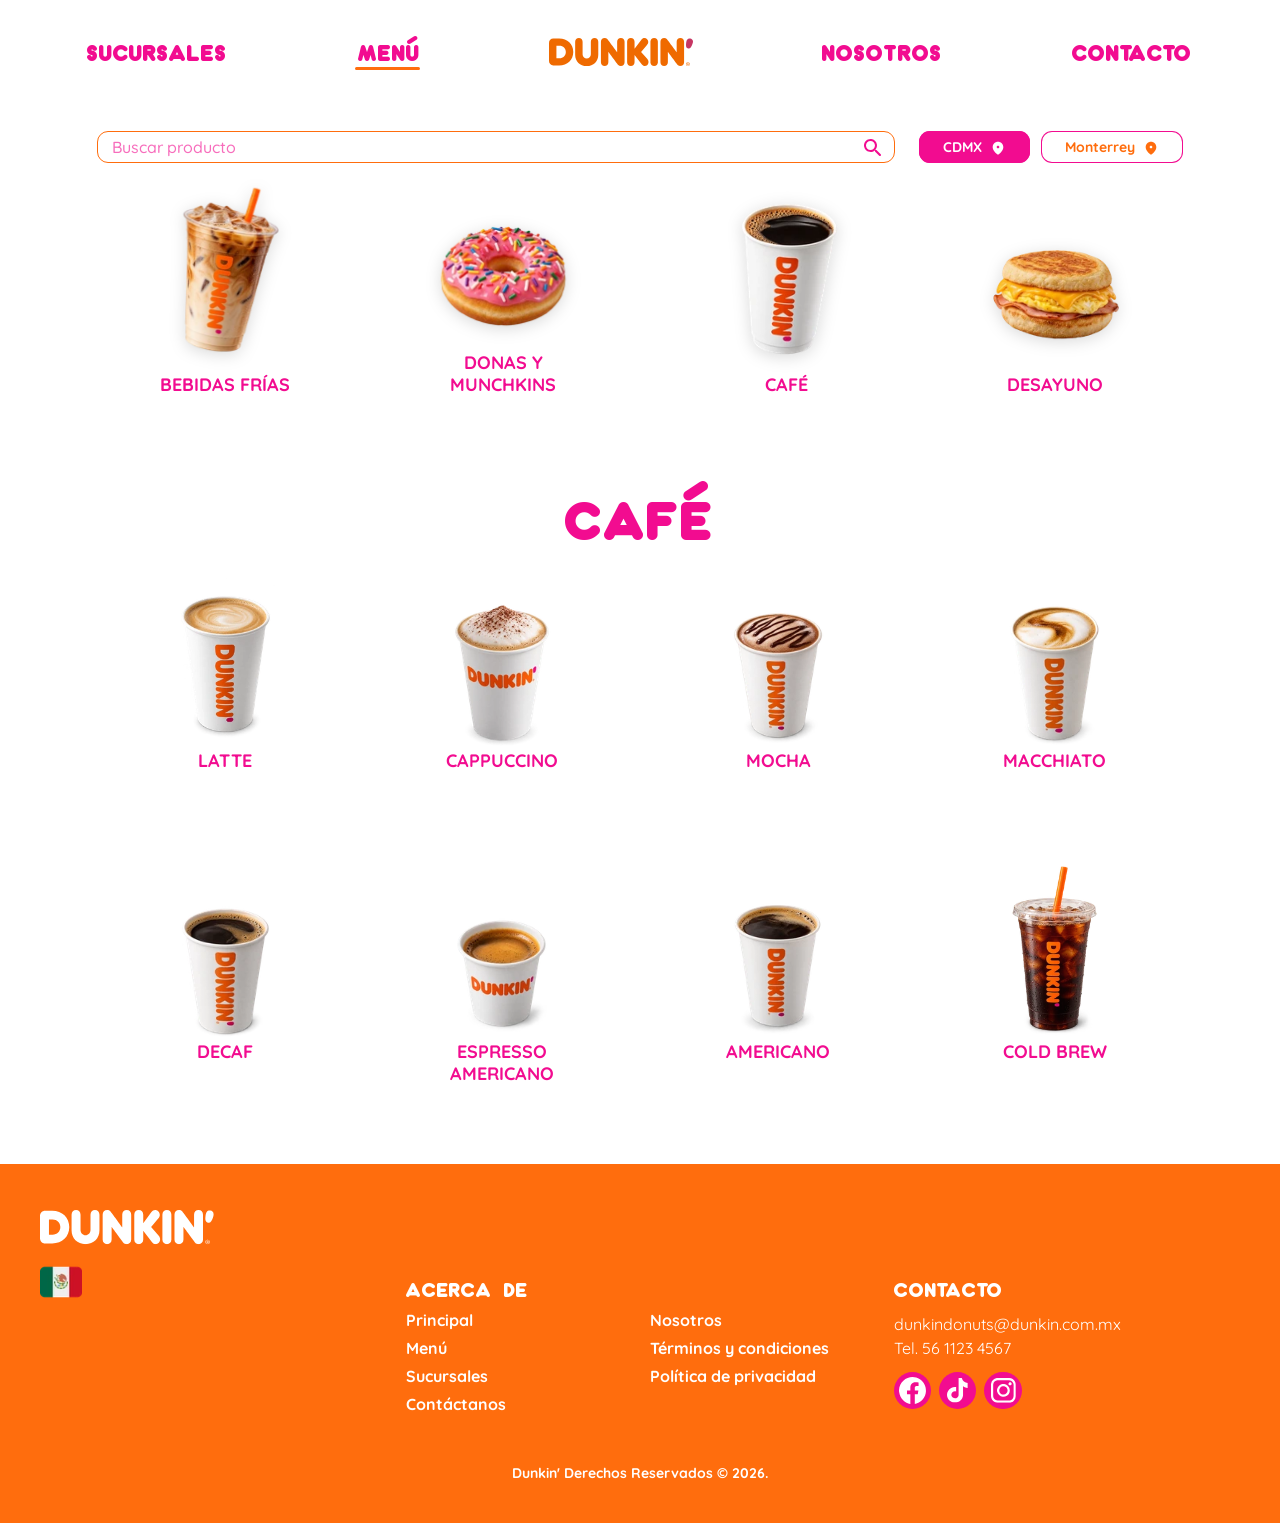
<file: menu-cafe.html>
<!doctype html>
<html lang="es-MX">
<head>
  <meta charset="utf-8">
  <meta name="viewport" content="width=device-width, initial-scale=1">
  <title>Menú-Café | Dunkin’ México</title>
  <meta name="description" content="Consulta el catálogo de café, busca por nombre y abre la ficha de Cold Brew en este rediseño académico no oficial de Dunkin México.">
  <link rel="icon" href="data:,">
  <link rel="stylesheet" href="css/tokens.css?v=tipo-final">
  <link rel="stylesheet" href="css/base.css?v=esquema-claro">
  <link rel="stylesheet" href="css/layout.css?v=relato-espacio">
  <link rel="stylesheet" href="css/components.css?v=tipo-final">
  <link rel="stylesheet" href="css/site-header.css?v=hover-sucursal">
  <link rel="stylesheet" href="css/menu-categories.css?v=tipografia-2">
  <link rel="stylesheet" href="css/product-card.css?v=tipografia-2">
  <link rel="stylesheet" href="css/catalog-controls.css?v=tipo-verificado">
  <link rel="stylesheet" href="css/menu-cafe.css?v=relato-espacio">
  <script src="js/city-preference.js" defer></script>
  <link rel="stylesheet" href="css/mobile-menu.css?v=relato-espacio">
  <script src="js/main.js?v=menu-movil-final" defer></script>
  <script src="js/menu-cafe.js?v=barra-superior" defer></script>
</head>
<body class="menu-cafe">
  <a class="skip-link" href="#contenido">Saltar al contenido</a>

  <header id="site-header" class="site-header">
    <div class="site-header__surface layout-container site-header__container">
      <nav id="site-navigation" class="site-header__nav" aria-label="Navegación principal">
        <a class="site-header__link site-header__link--store" href="sucursales.html" aria-label="Sucursales">
          <span class="site-header__store-text">SUCURSALES</span>
          <img class="site-header__store-icon" src="assets/icons/sucursal-movil.svg" alt="" width="32" height="32">
        </a>
        <a id="site-header-menu" class="site-header__link site-header__secondary" href="menu-cafe.html" aria-current="page">MENÚ</a>
        <a class="site-header__brand" href="index.html" aria-label="Dunkin’, inicio">
          <img src="assets/logos/dunkin-header.svg" alt="" width="144" height="28">
        </a>
        <a id="site-header-about" class="site-header__link site-header__secondary" href="nosotros.html">NOSOTROS</a>
        <a id="site-header-contact" class="site-header__link site-header__secondary" href="#footer-contact">CONTACTO</a>
        <button class="site-header__toggle button--graphic button--primary" type="button" aria-label="Menú"
                aria-controls="mobile-menu" aria-haspopup="dialog" aria-expanded="false" hidden>
          <!-- Geometría original de menu-movil.svg, con los estados cromáticos compartidos. -->
          <svg width="32" height="32" viewBox="0 0 32 32" fill="none" aria-hidden="true" focusable="false">
            <rect class="button__graphic-surface" width="32" height="32" rx="16" />
            <path class="button__graphic-ink" d="M9 9H23M9 16.2593H23M9 23H23" stroke-width="3" stroke-linecap="round" />
          </svg>
        </button>
      </nav>
    </div>
  </header>

  <main id="contenido" class="menu-cafe__main" tabindex="-1">
    <div class="layout-container menu-cafe__filters catalog-controls-row">
      <form class="catalog-search" role="search" aria-label="Buscar producto" data-catalog-search="cafe-products">
        <input type="search" name="producto" aria-label="Buscar producto" aria-controls="cafe-products" placeholder="Buscar producto" autocomplete="off">
        <button class="catalog-search__action" type="button" data-search-clear aria-label="Limpiar búsqueda" hidden><span aria-hidden="true">×</span></button>
        <button class="catalog-search__action" type="submit" aria-label="Buscar"><img src="assets/icons/menu-cafe/buscar-producto.svg" width="17" height="17" alt=""></button>
      </form>
      <fieldset class="catalog-cities" aria-label="Ciudad" data-catalog-city>
        <label class="button button--small button--with-icon button--compact button--compact-flat catalog-cities__choice">
          <input type="radio" name="ciudad" value="cdmx" autocomplete="off" checked>
          CDMX <span class="button__location-icon" aria-hidden="true"></span>
        </label>
        <label class="button button--small button--with-icon button--compact button--compact-flat catalog-cities__choice">
          <input type="radio" name="ciudad" value="monterrey" autocomplete="off">
          Monterrey <span class="button__location-icon button__location-icon--monterrey" aria-hidden="true"></span>
        </label>
      </fieldset>
    </div>

    <nav class="menu-cafe__categories" aria-label="Categorías del menú">
      <div class="layout-container menu-cafe__category-row">
        <ul class="layout-grid menu-category-grid" role="list">
          <li class="menu-category--cold">
            <div class="category-link" data-category="bebidas-frias">
              <picture>
                <source type="image/webp" srcset="assets/images/webp/categories/bebidas-frias-180.webp 180w, assets/images/webp/categories/bebidas-frias-360.webp 360w" sizes="149px">
                <img class="category-link__image image-shadow image-shadow--alpha" src="assets/images/categories/bebidas-frias.png" width="1182" height="1330" alt="" loading="lazy">
              </picture>
              <span class="category-label">BEBIDAS FRÍAS</span>
            </div>
          </li>
          <li class="menu-category--donuts">
            <div class="category-link" data-category="donas-y-munchkins">
              <picture>
                <source type="image/webp" srcset="assets/images/webp/categories/donas-y-munchkins-180.webp 180w, assets/images/webp/categories/donas-y-munchkins-360.webp 360w" sizes="179px">
                <img class="category-link__image image-shadow image-shadow--alpha" src="assets/images/categories/donas-y-munchkins.png" width="1536" height="1024" alt="" loading="lazy">
              </picture>
              <span class="category-label">DONAS Y MUNCHKINS</span>
            </div>
          </li>
          <li class="menu-category--coffee">
            <a class="category-link" data-category="cafe" href="#cafe" aria-current="location">
              <picture>
                <source type="image/webp" srcset="assets/images/webp/categories/cafe-180.webp 180w, assets/images/webp/categories/cafe-360.webp 360w" sizes="158px">
                <img class="category-link__image image-shadow image-shadow--alpha" src="assets/images/categories/cafe.png" width="1145" height="1374" alt="" loading="lazy">
              </picture>
              <span class="category-label">CAFÉ</span>
            </a>
          </li>
          <li class="menu-category--breakfast">
            <div class="category-link" data-category="desayuno">
              <picture>
                <source type="image/webp" srcset="assets/images/webp/categories/desayuno-180.webp 180w, assets/images/webp/categories/desayuno-360.webp 360w" sizes="150px">
                <img class="category-link__image image-shadow image-shadow--alpha" src="assets/images/categories/desayuno.png" width="1536" height="1024" alt="" loading="lazy">
              </picture>
              <span class="category-label">DESAYUNO</span>
            </div>
          </li>
        </ul>
      </div>
      <div class="catalog-category-rail" data-category-rail="62" tabindex="0" role="group" aria-label="Categorías desplazables">
        <ul class="catalog-category-rail-list" role="list">
          <li class="menu-category--breakfast">
            <div class="category-link" data-category="desayuno">
              <picture>
                <source type="image/webp" srcset="assets/images/webp/categories/desayuno-180.webp 180w, assets/images/webp/categories/desayuno-360.webp 360w" sizes="127px">
                <img class="category-link__image image-shadow image-shadow--alpha" src="assets/images/categories/desayuno.png" width="1536" height="1024" alt="" loading="lazy">
              </picture>
              <span class="category-label">DESAYUNOS</span>
            </div>
          </li>
          <li class="menu-category--coffee">
            <a class="category-link" data-category="cafe" href="#cafe" aria-current="location">
              <picture>
                <source type="image/webp" srcset="assets/images/webp/categories/cafe-180.webp 180w, assets/images/webp/categories/cafe-360.webp 360w" sizes="113px">
                <img class="category-link__image image-shadow image-shadow--alpha" src="assets/images/categories/cafe.png" width="1145" height="1374" alt="" loading="lazy">
              </picture>
              <span class="category-label">CAFÉS</span>
            </a>
          </li>
          <li class="menu-category--donuts">
            <div class="category-link" data-category="donas-y-munchkins">
              <picture>
                <source type="image/webp" srcset="assets/images/webp/categories/donas-y-munchkins-180.webp 180w, assets/images/webp/categories/donas-y-munchkins-360.webp 360w" sizes="135px">
                <img class="category-link__image image-shadow image-shadow--alpha" src="assets/images/categories/donas-y-munchkins.png" width="1536" height="1024" alt="" loading="lazy">
              </picture>
              <span class="category-label">DONAS Y MUNCHKINS</span>
            </div>
          </li>
          <li class="menu-category--cold">
            <div class="category-link" data-category="bebidas-frias">
              <picture>
                <source type="image/webp" srcset="assets/images/webp/categories/bebidas-frias-180.webp 180w, assets/images/webp/categories/bebidas-frias-360.webp 360w" sizes="112px">
                <img class="category-link__image image-shadow image-shadow--alpha" src="assets/images/categories/bebidas-frias.png" width="1182" height="1330" alt="" loading="lazy">
              </picture>
              <span class="category-label">BEBIDAS FRÍAS</span>
            </div>
          </li>
        </ul>
      </div>
    </nav>

    <section id="cafe" class="layout-container menu-cafe__catalog" aria-labelledby="cafe-title">
      <h1 id="cafe-title">CAFÉ</h1>
      <ul id="cafe-products" class="menu-cafe__products" role="list" aria-labelledby="cafe-title">
        <li id="producto-latte" class="product-card product-card--latte">
          <picture class="product-card__media">
            <source type="image/webp" srcset="assets/images/webp/menu-cafe/latte-192.webp 192w, assets/images/webp/menu-cafe/latte-384.webp 384w" sizes="(min-width: 48rem) 120px, 104px">
            <img class="product-card__image" src="assets/images/menu-cafe/originales/latte.png" width="1024" height="1536" alt="" loading="lazy" decoding="async">
          </picture>
          <span class="product-card__name">LATTE</span>
        </li>
        <li id="producto-cappuccino" class="product-card product-card--cappuccino">
          <picture class="product-card__media">
            <source type="image/webp" srcset="assets/images/webp/menu-cafe/cappuccino-192.webp 192w, assets/images/webp/menu-cafe/cappuccino-384.webp 384w" sizes="(min-width: 48rem) 141px, 122px">
            <img class="product-card__image" src="assets/images/menu-cafe/originales/cappuccino.png" width="1199" height="1312" alt="" loading="lazy" decoding="async">
          </picture>
          <span class="product-card__name">CAPPUCCINO</span>
        </li>
        <li id="producto-mocha" class="product-card product-card--mocha">
          <picture class="product-card__media">
            <source type="image/webp" srcset="assets/images/webp/menu-cafe/mocha-192.webp 192w, assets/images/webp/menu-cafe/mocha-384.webp 384w" sizes="(min-width: 48rem) 143px, 124px">
            <img class="product-card__image" src="assets/images/menu-cafe/originales/mocha.png" width="1225" height="1284" alt="" loading="lazy" decoding="async">
          </picture>
          <span class="product-card__name">MOCHA</span>
        </li>
        <li id="producto-macchiato" class="product-card product-card--macchiato">
          <picture class="product-card__media">
            <source type="image/webp" srcset="assets/images/webp/menu-cafe/macchiato-192.webp 192w, assets/images/webp/menu-cafe/macchiato-384.webp 384w" sizes="(min-width: 48rem) 142px, 123px">
            <img class="product-card__image" src="assets/images/menu-cafe/originales/macchiato.png" width="1210" height="1300" alt="" loading="lazy" decoding="async">
          </picture>
          <span class="product-card__name">MACCHIATO</span>
        </li>
        <li id="producto-decaf" class="product-card product-card--decaf">
          <picture class="product-card__media">
            <source type="image/webp" srcset="assets/images/webp/menu-cafe/decaf-192.webp 192w, assets/images/webp/menu-cafe/decaf-384.webp 384w" sizes="(min-width: 48rem) 153px, 133px">
            <img class="product-card__image" src="assets/images/menu-cafe/originales/decaf.png" width="1312" height="1199" alt="" loading="lazy" decoding="async">
          </picture>
          <span class="product-card__name">DECAF</span>
        </li>
        <li id="producto-espresso" class="product-card product-card--espresso">
          <picture class="product-card__media">
            <source type="image/webp" srcset="assets/images/webp/menu-cafe/espresso-192.webp 192w, assets/images/webp/menu-cafe/espresso-384.webp 384w" sizes="(min-width: 48rem) 153px, 133px">
            <img class="product-card__image" src="assets/images/menu-cafe/originales/espresso.png" width="1312" height="1199" alt="" loading="lazy" decoding="async">
          </picture>
          <span class="product-card__name">ESPRESSO<br>AMERICANO</span>
        </li>
        <li id="producto-americano" class="product-card product-card--americano">
          <picture class="product-card__media">
            <source type="image/webp" srcset="assets/images/webp/menu-cafe/americano-192.webp 192w, assets/images/webp/menu-cafe/americano-384.webp 384w" sizes="(min-width: 48rem) 144px, 125px">
            <img class="product-card__image" src="assets/images/menu-cafe/originales/americano.png" width="1237" height="1271" alt="" loading="lazy" decoding="async">
          </picture>
          <span class="product-card__name">AMERICANO</span>
        </li>
        <li id="producto-cold-brew" class="menu-cafe__linked-product">
          <a class="product-card product-card--cold-brew" href="producto.html?producto=cold-brew">
            <picture class="product-card__media">
              <source type="image/webp" srcset="assets/images/webp/menu-cafe/cold-brew-192.webp 192w, assets/images/webp/menu-cafe/cold-brew-384.webp 384w" sizes="(min-width: 48rem) 120px, 104px">
              <img class="product-card__image" src="assets/images/menu-cafe/originales/cold-brew.png" width="1024" height="1536" alt="" loading="lazy" decoding="async">
            </picture>
            <span class="product-card__name">COLD BREW</span>
          </a>
        </li>
      </ul>
      <div class="catalog-empty" data-search-empty hidden>
        <h2>No encontramos productos</h2>
        <p>Intenta buscar con otro nombre.</p>
        <button type="button" class="catalog-empty__restore" data-search-clear>Ver todos los productos</button>
      </div>
      <p class="catalog-search__status" role="status" data-search-status></p>
    </section>
  </main>

  <footer id="site-footer" class="site-footer">
    <div class="layout-container layout-grid site-footer__inner">
      <div class="site-footer__brand">
        <a href="index.html" aria-label="Dunkin’, inicio">
          <picture>
            <source media="(min-width: 48rem)" srcset="assets/logos/dunkin-footer-escritorio.svg" width="174" height="35">
            <img src="assets/logos/dunkin-footer-movil.svg" width="168" height="33" alt="">
          </picture>
        </a>
        <picture class="site-footer__flag"><source type="image/webp" srcset="assets/images/webp/brand/bandera-mexico-48.webp 48w, assets/images/webp/brand/bandera-mexico-96.webp 96w" sizes="42px"><img src="assets/images/brand/bandera-mexico.png" width="40" height="40" alt="México" loading="lazy"></picture>
      </div>
      <nav class="site-footer__nav" aria-labelledby="footer-about">
        <h2 class="site-footer__heading" id="footer-about">ACERCA DE</h2>
        <ul class="site-footer__links" role="list">
          <li><a href="index.html">Principal</a></li>
          <li><a href="menu-cafe.html" aria-current="page">Menú</a></li>
          <li><a href="sucursales.html">Sucursales</a></li>
          <li><a href="#footer-contact">Contáctanos</a></li>
        </ul>
        <ul class="site-footer__links" role="list">
          <li><a href="nosotros.html">Nosotros</a></li>
          <li><a role="link" aria-disabled="true">Términos y condiciones</a></li>
          <li><a role="link" aria-disabled="true">Política de privacidad</a></li>
        </ul>
      </nav>
      <div class="site-footer__contact">
        <h2 class="site-footer__heading" id="footer-contact">CONTACTO</h2>
        <address>
          <a href="mailto:dunkindonuts@dunkin.com.mx">dunkindonuts@dunkin.com.mx</a>
          <a href="tel:5611234567">Tel. 56 1123 4567</a>
        </address>
        <ul class="site-footer__socials" role="list" aria-label="Redes sociales">
          <li><a class="site-footer__social" aria-label="Facebook" role="link" aria-disabled="true"><picture>
            <source media="(min-width: 48rem)" srcset="assets/icons/facebook-escritorio.svg" width="27" height="27">
            <img src="assets/icons/facebook-movil.svg" width="27" height="27" alt="">
          </picture></a></li>
          <li><a class="site-footer__social" aria-label="TikTok" role="link" aria-disabled="true"><picture>
            <source media="(min-width: 48rem)" srcset="assets/icons/tiktok-escritorio.svg" width="21" height="25">
            <img src="assets/icons/tiktok-movil.svg" width="21" height="24" alt="">
          </picture></a></li>
          <li><a class="site-footer__social" aria-label="Instagram" role="link" aria-disabled="true"><picture>
            <source media="(min-width: 48rem)" srcset="assets/icons/instagram-escritorio.svg" width="25" height="25">
            <img src="assets/icons/instagram-movil.svg" width="24" height="24" alt="">
          </picture></a></li>
        </ul>
      </div>
      <p class="site-footer__copyright">Dunkin' Derechos Reservados © 2026.</p>
    </div>
  </footer>
</body>
</html>
</file>
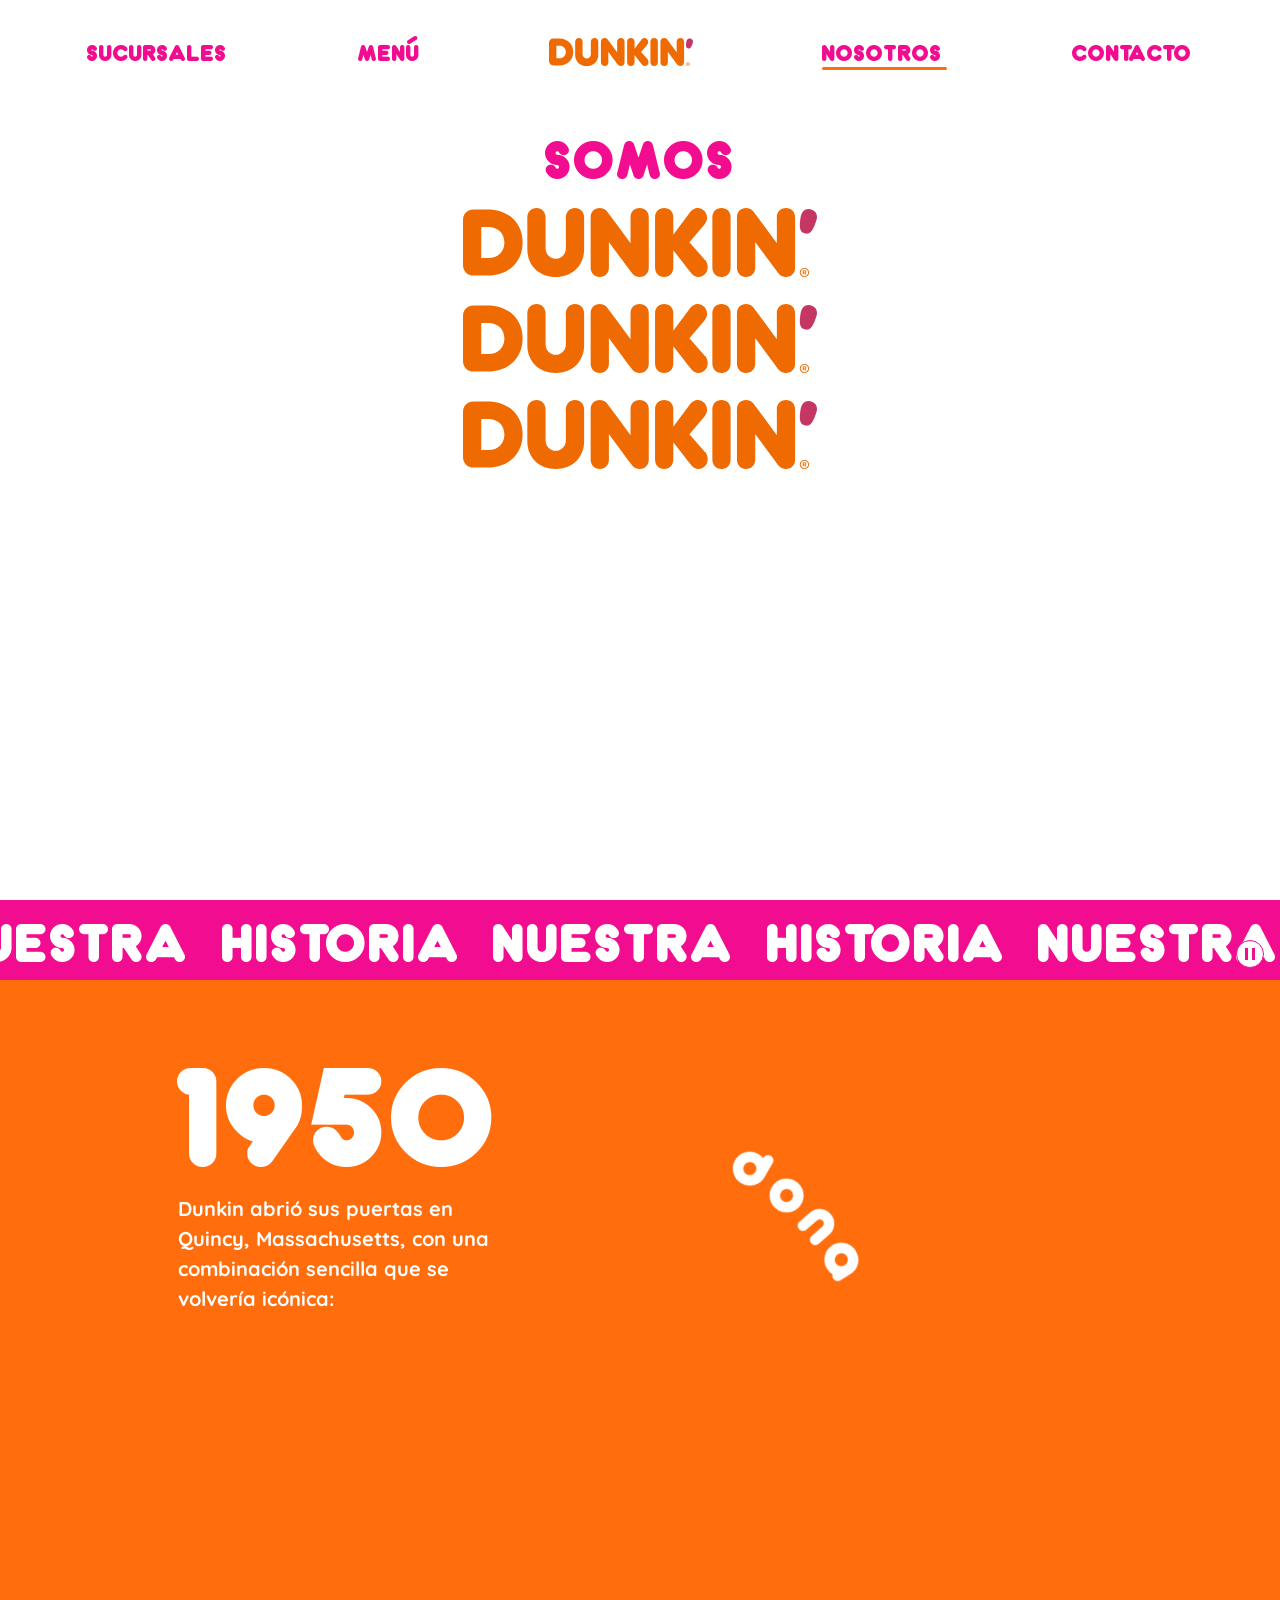
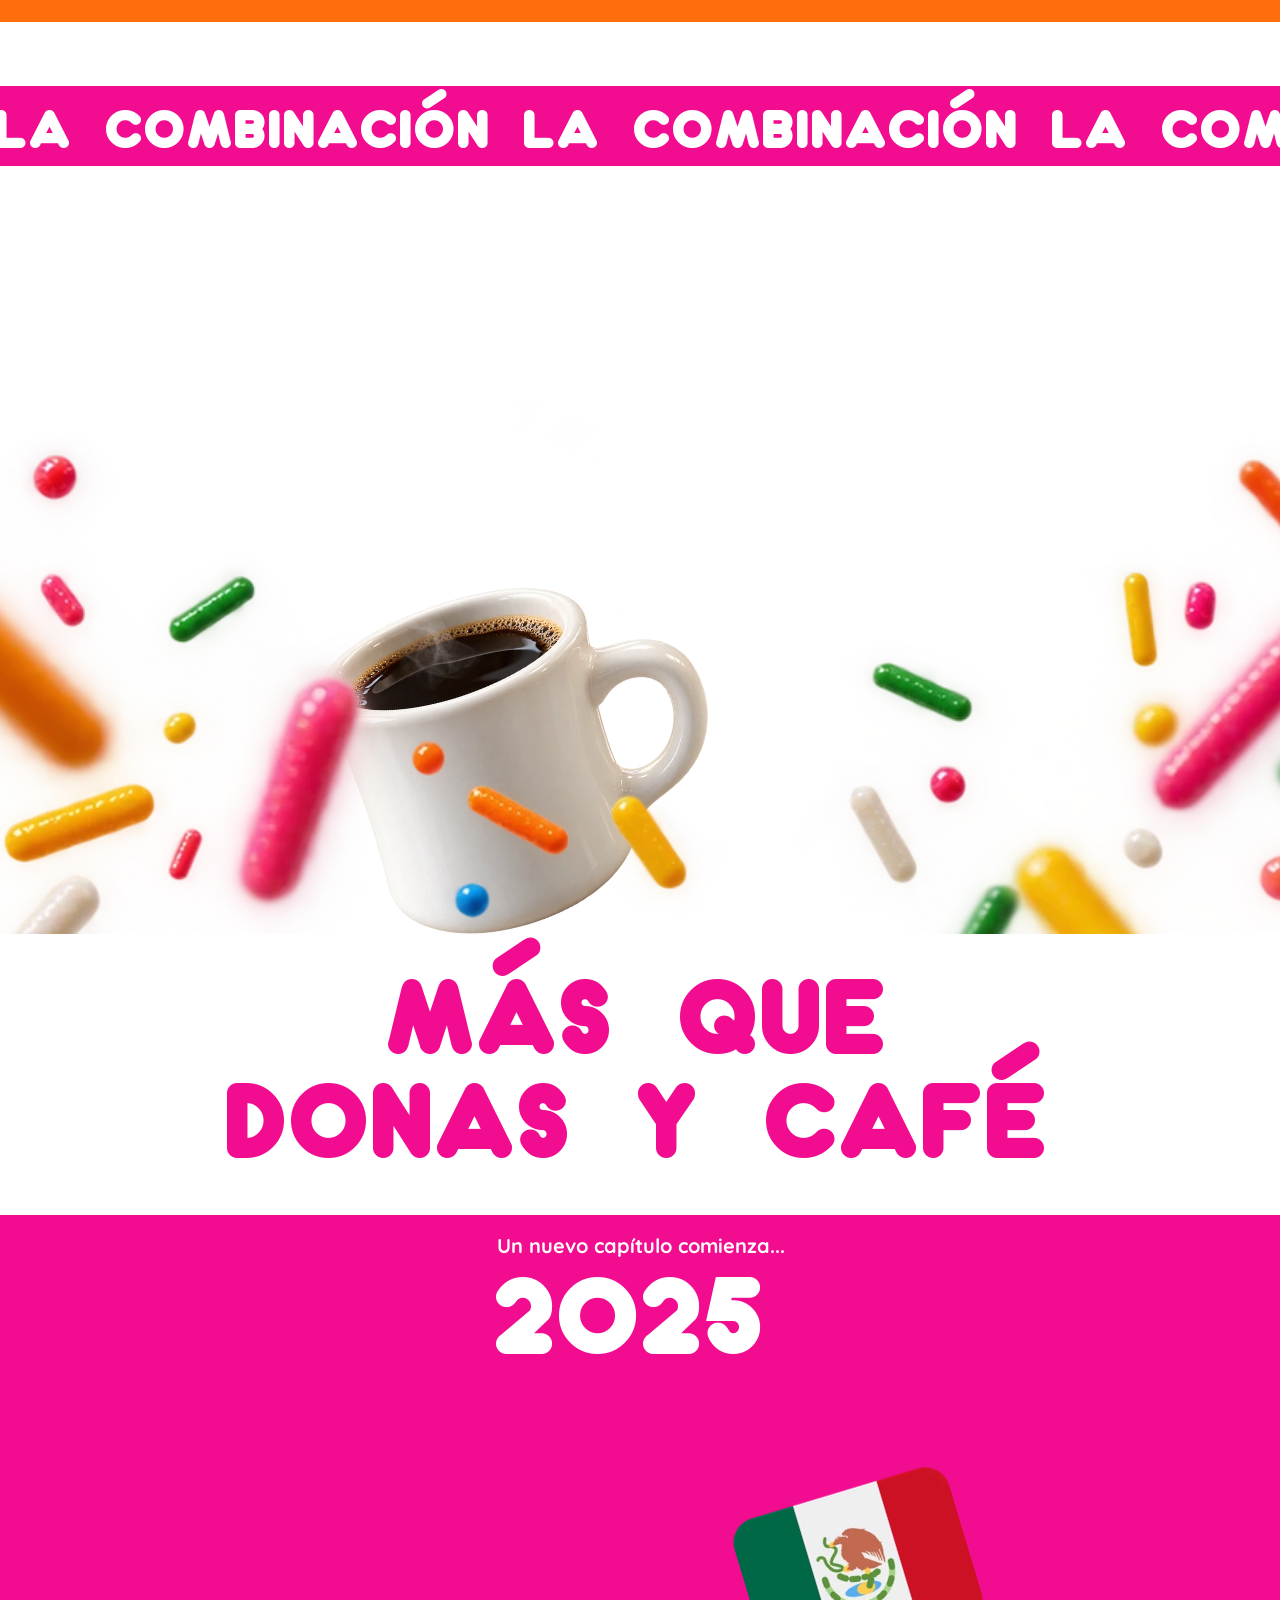
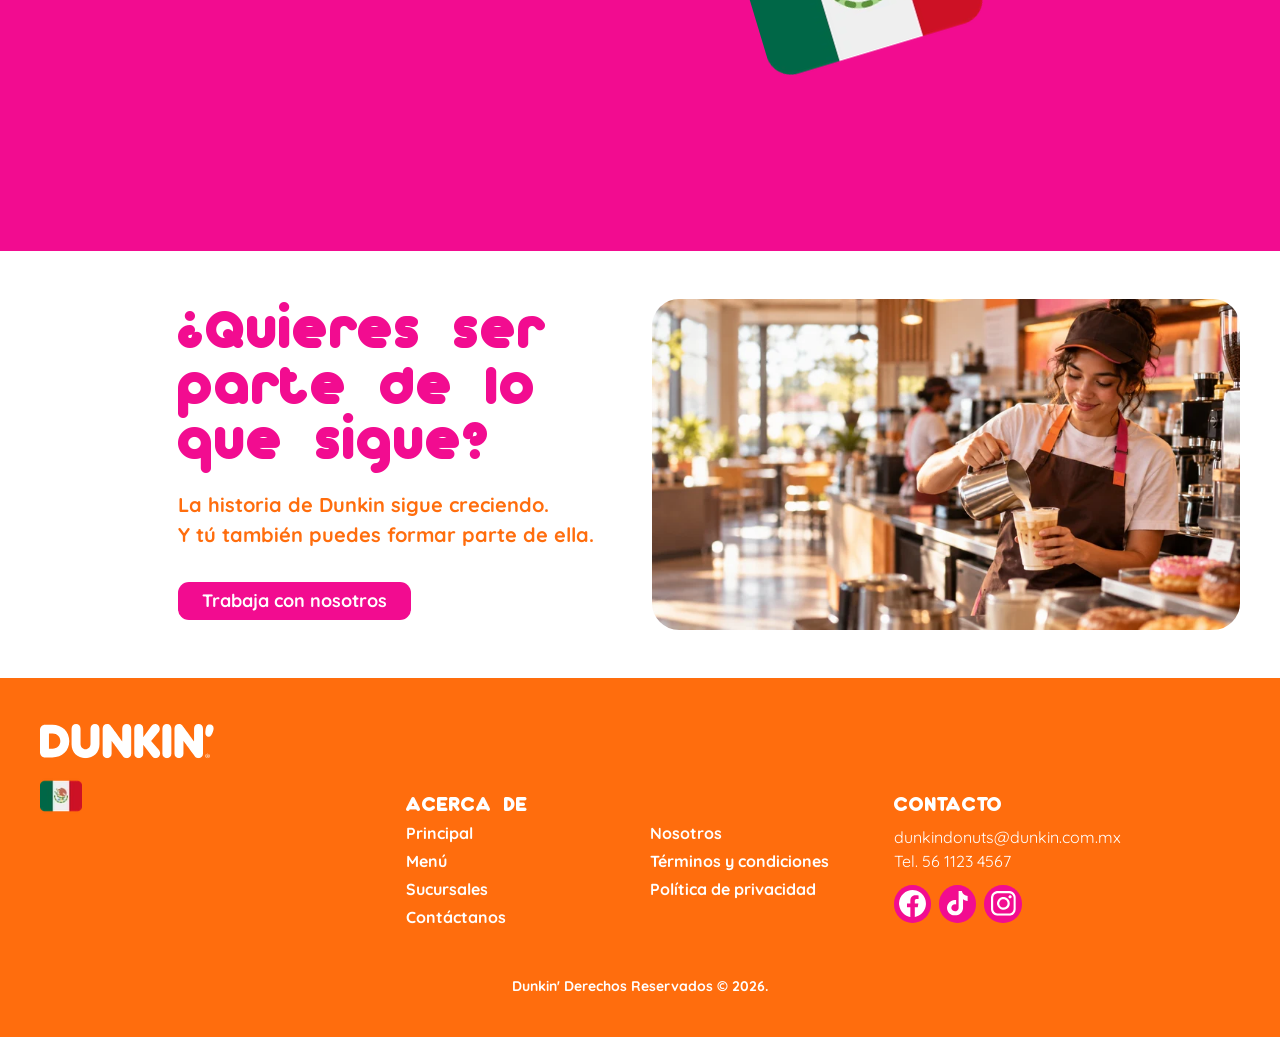
<file: nosotros.html>
<!doctype html>
<html lang="es-MX">
<head>
  <meta charset="utf-8">
  <meta name="viewport" content="width=device-width, initial-scale=1">
  <title>Nosotros | Dunkin’ México</title>
  <meta name="description" content="Recorre la historia de la marca a través de una narrativa visual en este rediseño académico no oficial de Dunkin México.">
  <link rel="icon" href="data:,">
  <link rel="stylesheet" href="css/tokens.css?v=tipo-final">
  <link rel="stylesheet" href="css/base.css?v=esquema-claro">
  <link rel="stylesheet" href="css/layout.css?v=relato-espacio">
  <link rel="stylesheet" href="css/components.css?v=tipo-final">
  <link rel="stylesheet" href="css/site-header.css?v=hover-sucursal">
  <link rel="stylesheet" href="css/landing-loops.css?v=cintas">
  <link rel="stylesheet" href="css/nosotros.css?v=tipo-final">
  <link rel="stylesheet" href="css/mobile-menu.css?v=relato-espacio">
  <script src="js/main.js?v=menu-movil-final" defer></script>
  <script src="js/landing-loops.js?v=5.2" defer></script>
  <script src="js/nosotros.js?v=composicion" defer></script>
</head>
<body class="about-page">
  <a class="skip-link" href="#contenido">Saltar al contenido</a>

  <header id="site-header" class="site-header">
    <div class="site-header__surface layout-container site-header__container">
      <nav id="site-navigation" class="site-header__nav" aria-label="Navegación principal">
        <a class="site-header__link site-header__link--store" href="sucursales.html" aria-label="Sucursales">
          <span class="site-header__store-text">SUCURSALES</span>
          <img class="site-header__store-icon" src="assets/icons/sucursal-movil.svg" alt="" width="32" height="32">
        </a>
        <a id="site-header-menu" class="site-header__link site-header__secondary" href="menu-cafe.html">MENÚ</a>
        <a class="site-header__brand" href="index.html" aria-label="Dunkin’, inicio">
          <img src="assets/logos/dunkin-header.svg" alt="" width="144" height="28">
        </a>
        <a id="site-header-about" class="site-header__link site-header__secondary" href="nosotros.html" aria-current="page">NOSOTROS</a>
        <a id="site-header-contact" class="site-header__link site-header__secondary" href="#footer-contact">CONTACTO</a>
        <button class="site-header__toggle button--graphic button--primary" type="button" aria-label="Menú"
                aria-controls="mobile-menu" aria-haspopup="dialog" aria-expanded="false" hidden>
          <!-- Geometría original de menu-movil.svg, con los estados cromáticos compartidos. -->
          <svg width="32" height="32" viewBox="0 0 32 32" fill="none" aria-hidden="true" focusable="false">
            <rect class="button__graphic-surface" width="32" height="32" rx="16" />
            <path class="button__graphic-ink" d="M9 9H23M9 16.2593H23M9 23H23" stroke-width="3" stroke-linecap="round" />
          </svg>
        </button>
      </nav>
    </div>
  </header>

  <main id="contenido" class="about-story" tabindex="-1">
    <div class="about-narrative">
      <div class="about-narrative__art" aria-hidden="true">
        <div class="about-narrative__anchor">
          <picture class="about-donut"><source type="image/webp" srcset="assets/images/webp/nosotros/dona-360.webp 360w, assets/images/webp/nosotros/dona-640.webp 640w, assets/images/webp/nosotros/dona-900.webp 900w" sizes="(min-width:64rem) 444px, min(78vw, 296px)"><img src="assets/images/nosotros/dona.png" width="1254" height="1254" alt="" decoding="async" fetchpriority="high"></picture>
        </div>
      </div>
      <section class="about-intro">
        <h1>SOMOS <span class="about-story__assistive">Dunkin’</span></h1>
        <div class="about-intro__wordmarks" aria-hidden="true"><img src="assets/logos/dunkin-somos.svg" width="354" height="69" alt=""><img src="assets/logos/dunkin-somos.svg" width="354" height="69" alt=""><img src="assets/logos/dunkin-somos.svg" width="354" height="69" alt=""></div>
      </section>
      <div class="about-ribbon-wrap">
        <div class="about-ribbon loop-window" data-loop aria-hidden="true">
          <div class="loop-track"><div class="loop-sequence"><span>NUESTRA HISTORIA</span><span>NUESTRA HISTORIA</span><span>NUESTRA HISTORIA</span></div></div>
        </div>
        <button class="loop-control about-ribbon__control" type="button" data-loop-control aria-label="Pausar movimiento" hidden></button>
      </div>
      <section class="about-year about-year--start" aria-labelledby="about-1950">
        <div class="layout-container layout-grid about-year__grid">
          <div class="about-year__copy">
            <h2 id="about-1950" data-about-reveal><span class="about-story__assistive">Nuestra historia, </span>1950</h2>
            <p data-about-reveal="second">Dunkin abrió sus puertas en Quincy, Massachusetts, con una combinación sencilla que se volvería icónica:</p>
          </div>
          <div class="about-year__letters" data-about-reveal="third" aria-hidden="true"><span>d</span><span>o</span><span>n</span><span>a</span></div>
        </div>
      </section>
      <div class="about-ribbon about-ribbon--mix loop-window" data-loop aria-hidden="true">
        <div class="loop-track"><div class="loop-sequence"><span>LA COMBINACIÓN</span><span>LA COMBINACIÓN</span><span>LA COMBINACIÓN</span></div></div>
      </div>
      <section class="about-mix" aria-labelledby="about-combination">
        <div class="layout-container about-mix__inner">
          <div class="about-mix__art">
            <picture class="about-mix__coffee" data-about-reveal data-about-reveal-from="left"><source type="image/webp" srcset="assets/images/webp/nosotros/cafe-400.webp 400w, assets/images/webp/nosotros/cafe-720.webp 720w" sizes="(min-width:64rem) 425px, 274px"><img src="assets/images/nosotros/cafe.png" width="1312" height="1199" alt="" decoding="async" loading="lazy"></picture>
            <div class="about-mix__sprinkles" data-about-reveal="second" data-about-reveal-from="right" aria-hidden="true">
              <picture><source type="image/webp" srcset="assets/images/webp/brand/confeti-somos-dunkin-640.webp 640w, assets/images/webp/brand/confeti-somos-dunkin-941.webp 941w" sizes="100vw"><img src="assets/images/brand/confeti-somos-dunkin.png" width="941" height="1672" alt="" loading="lazy" decoding="async"></picture>
            </div>
          </div>
          <h2 id="about-combination" data-about-reveal="third">MÁS QUE<br>DONAS Y CAFÉ</h2>
        </div>
      </section>
      <section class="about-year about-year--recent" aria-labelledby="about-2025">
        <div class="layout-container layout-grid about-year__grid">
          <div class="about-year__copy">
            <p data-about-reveal>Un nuevo capítulo comienza...</p>
            <h2 id="about-2025" data-about-reveal="second">2025</h2>
          </div>
          <picture class="about-year__flag" data-about-reveal="third" data-about-reveal-from="right"><source type="image/webp" srcset="assets/images/webp/nosotros/bandera-256.webp 256w, assets/images/webp/nosotros/bandera-512.webp 512w" sizes="(min-width:64rem) 226px, 218px"><img src="assets/images/brand/bandera-mexico.png" width="800" height="800" alt="Bandera de México" decoding="async" loading="lazy"></picture>
        </div>
      </section>
    </div>
    <section class="layout-container layout-grid about-team" aria-labelledby="about-team-title">
      <div class="about-team__copy">
        <h2 id="about-team-title" data-about-reveal>¿Quieres ser parte<br> de lo que sigue?</h2>
        <p data-about-reveal="second">La historia de Dunkin sigue creciendo.<br>Y tú también puedes formar parte de ella.</p>
      </div>
      <div class="about-team__media" data-about-reveal="third"><picture class="about-team__image"><source type="image/webp" srcset="assets/images/webp/nosotros/equipo-480.webp 480w, assets/images/webp/nosotros/equipo-800.webp 800w, assets/images/webp/nosotros/equipo-1200.webp 1200w" sizes="(min-width:64rem) 588px, (min-width:48rem) 50vw, calc(100vw - 48px)"><img src="assets/images/nosotros/equipo.png" width="1672" height="941" alt="Integrante del equipo preparando una bebida en una cafetería Dunkin." decoding="async" loading="lazy"></picture></div>
      <span class="button button--primary button--small button--compact about-team__cta" data-about-reveal="third" role="link" aria-disabled="true">Trabaja con nosotros</span>
    </section>
  </main>

  <footer id="site-footer" class="site-footer">
    <div class="layout-container layout-grid site-footer__inner">
      <div class="site-footer__brand">
        <a href="index.html" aria-label="Dunkin’, inicio">
          <picture>
            <source media="(min-width: 48rem)" srcset="assets/logos/dunkin-footer-escritorio.svg" width="174" height="35">
            <img src="assets/logos/dunkin-footer-movil.svg" width="168" height="33" alt="">
          </picture>
        </a>
        <picture class="site-footer__flag"><source type="image/webp" srcset="assets/images/webp/brand/bandera-mexico-48.webp 48w, assets/images/webp/brand/bandera-mexico-96.webp 96w" sizes="42px"><img src="assets/images/brand/bandera-mexico.png" width="40" height="40" alt="México" loading="lazy"></picture>
      </div>
      <nav class="site-footer__nav" aria-labelledby="footer-about">
        <h2 class="site-footer__heading" id="footer-about">ACERCA DE</h2>
        <ul class="site-footer__links" role="list">
          <li><a href="index.html">Principal</a></li>
          <li><a href="menu-cafe.html">Menú</a></li>
          <li><a href="sucursales.html">Sucursales</a></li>
          <li><a href="#footer-contact">Contáctanos</a></li>
        </ul>
        <ul class="site-footer__links" role="list">
          <li><a href="nosotros.html" aria-current="page">Nosotros</a></li>
          <li><a role="link" aria-disabled="true">Términos y condiciones</a></li>
          <li><a role="link" aria-disabled="true">Política de privacidad</a></li>
        </ul>
      </nav>
      <div class="site-footer__contact">
        <h2 class="site-footer__heading" id="footer-contact">CONTACTO</h2>
        <address>
          <a href="mailto:dunkindonuts@dunkin.com.mx">dunkindonuts@dunkin.com.mx</a>
          <a href="tel:5611234567">Tel. 56 1123 4567</a>
        </address>
        <ul class="site-footer__socials" role="list" aria-label="Redes sociales">
          <li><a class="site-footer__social" aria-label="Facebook" role="link" aria-disabled="true"><picture>
            <source media="(min-width: 48rem)" srcset="assets/icons/facebook-escritorio.svg" width="27" height="27">
            <img src="assets/icons/facebook-movil.svg" width="27" height="27" alt="">
          </picture></a></li>
          <li><a class="site-footer__social" aria-label="TikTok" role="link" aria-disabled="true"><picture>
            <source media="(min-width: 48rem)" srcset="assets/icons/tiktok-escritorio.svg" width="21" height="25">
            <img src="assets/icons/tiktok-movil.svg" width="21" height="24" alt="">
          </picture></a></li>
          <li><a class="site-footer__social" aria-label="Instagram" role="link" aria-disabled="true"><picture>
            <source media="(min-width: 48rem)" srcset="assets/icons/instagram-escritorio.svg" width="25" height="25">
            <img src="assets/icons/instagram-movil.svg" width="24" height="24" alt="">
          </picture></a></li>
        </ul>
      </div>
      <p class="site-footer__copyright">Dunkin' Derechos Reservados © 2026.</p>
    </div>
  </footer>
</body>
</html>
</file>
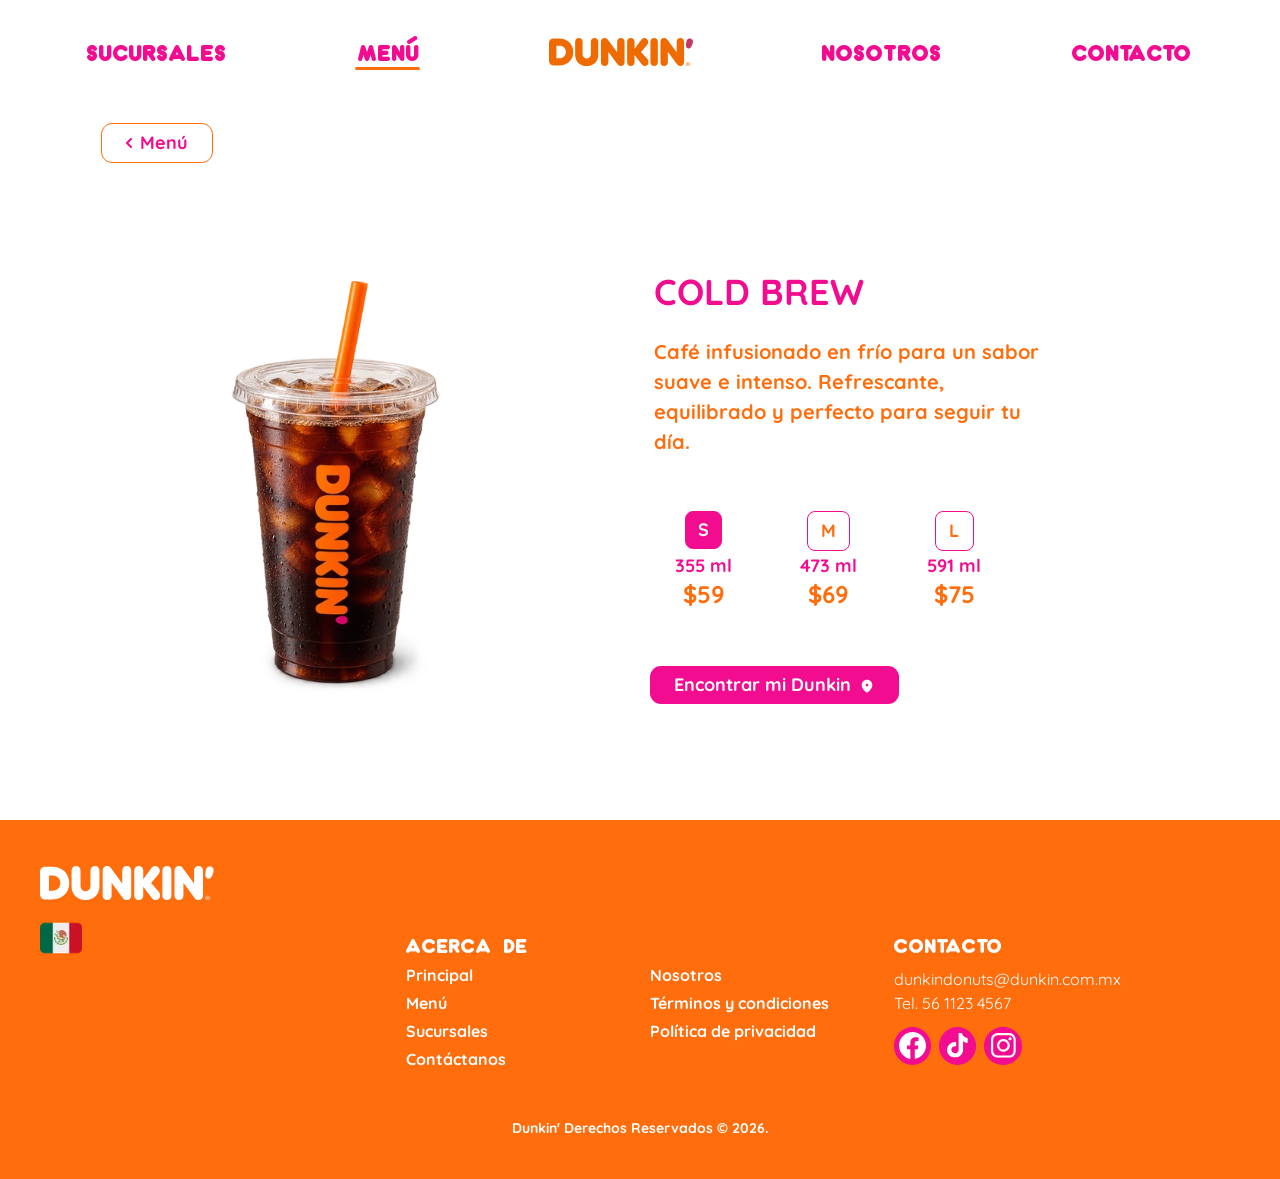
<file: producto.html>
<!doctype html>
<html lang="es-MX">
<head>
  <meta charset="utf-8">
  <meta name="viewport" content="width=device-width, initial-scale=1">
  <title>COLD BREW | Dunkin’ México</title>
  <meta name="description" content="Conoce la ficha de Cold Brew con tamaños y precios de prototipo en este rediseño académico no oficial de Dunkin México.">
  <link rel="icon" href="data:,">
  <link rel="stylesheet" href="css/tokens.css?v=tipo-final">
  <link rel="stylesheet" href="css/base.css?v=esquema-claro">
  <link rel="stylesheet" href="css/layout.css?v=relato-espacio">
  <link rel="stylesheet" href="css/components.css?v=tipo-final">
  <link rel="stylesheet" href="css/site-header.css?v=hover-sucursal">
  <link rel="stylesheet" href="css/product-controls.css?v=hover-sucursal">
  <link rel="stylesheet" href="css/product.css?v=tipo-final">
  <link rel="stylesheet" href="css/mobile-menu.css?v=relato-espacio">
  <script src="js/main.js?v=menu-movil-final" defer></script>
</head>
<body class="product-page">
  <a class="skip-link" href="#contenido">Saltar al contenido</a>

  <header id="site-header" class="site-header">
    <div class="site-header__surface layout-container site-header__container">
      <nav id="site-navigation" class="site-header__nav" aria-label="Navegación principal">
        <a class="site-header__link site-header__link--store" href="sucursales.html" aria-label="Sucursales">
          <span class="site-header__store-text">SUCURSALES</span>
          <img class="site-header__store-icon" src="assets/icons/sucursal-movil.svg" alt="" width="32" height="32">
        </a>
        <a id="site-header-menu" class="site-header__link site-header__secondary" href="menu-cafe.html" aria-current="true">MENÚ</a>
        <a class="site-header__brand" href="index.html" aria-label="Dunkin’, inicio">
          <img src="assets/logos/dunkin-header.svg" alt="" width="144" height="28">
        </a>
        <a id="site-header-about" class="site-header__link site-header__secondary" href="nosotros.html">NOSOTROS</a>
        <a id="site-header-contact" class="site-header__link site-header__secondary" href="#footer-contact">CONTACTO</a>
        <button class="site-header__toggle button--graphic button--primary" type="button" aria-label="Menú"
                aria-controls="mobile-menu" aria-haspopup="dialog" aria-expanded="false" hidden>
          <!-- Geometría original de menu-movil.svg, con los estados cromáticos compartidos. -->
          <svg width="32" height="32" viewBox="0 0 32 32" fill="none" aria-hidden="true" focusable="false">
            <rect class="button__graphic-surface" width="32" height="32" rx="16" />
            <path class="button__graphic-ink" d="M9 9H23M9 16.2593H23M9 23H23" stroke-width="3" stroke-linecap="round" />
          </svg>
        </button>
      </nav>
    </div>
  </header>

  <main id="contenido" class="layout-container product-page__main" tabindex="-1">
    <a class="button button--outline button--compact button--with-icon product-back" href="menu-cafe.html#cafe">
      <span class="product-back__icon" aria-hidden="true"></span>Menú
    </a>
    <article class="layout-grid product-detail" aria-labelledby="product-title">
      <picture class="product-detail__media">
        <source type="image/webp" srcset="assets/images/webp/menu-cafe/cold-brew-192.webp 192w, assets/images/webp/menu-cafe/cold-brew-384.webp 384w, assets/images/webp/menu-cafe/cold-brew-600.webp 600w" sizes="(min-width: 48rem) clamp(12.3125rem, calc(18.75vw + 3.3125rem), 18.75rem), 197px">
        <img src="assets/images/menu-cafe/originales/cold-brew.png" width="1024" height="1536" alt="Vaso de Cold Brew de Dunkin con hielo y popote naranja" loading="lazy" decoding="async">
      </picture>
      <div class="product-detail__info">
        <h1 id="product-title">COLD BREW</h1>
        <p class="product-detail__description">Café infusionado en frío para un sabor suave e intenso. Refrescante, equilibrado y perfecto para seguir tu día.</p>
        <fieldset class="product-sizes" aria-label="Tamaño">
      <div class="product-sizes__options">
        <label class="product-sizes__option product-sizes__option--s">
          <span class="product-sizes__choice">
            <input class="product-sizes__input" type="radio" name="tamano" value="s" aria-label="S, 355 ml" aria-describedby="cold-brew-price-s" checked>
            <span class="button button--compact product-sizes__mark" aria-hidden="true">S</span>
          </span>
          <span class="product-sizes__volume">355 ml</span>
          <span id="cold-brew-price-s" class="product-sizes__price">$59</span>
        </label>
        <label class="product-sizes__option product-sizes__option--m">
          <span class="product-sizes__choice">
            <input class="product-sizes__input" type="radio" name="tamano" value="m" aria-label="M, 473 ml" aria-describedby="cold-brew-price-m">
            <span class="button button--compact product-sizes__mark" aria-hidden="true">M</span>
          </span>
          <span class="product-sizes__volume">473 ml</span>
          <span id="cold-brew-price-m" class="product-sizes__price">$69</span>
        </label>
        <label class="product-sizes__option product-sizes__option--l">
          <span class="product-sizes__choice">
            <input class="product-sizes__input" type="radio" name="tamano" value="l" aria-label="L, 591 ml" aria-describedby="cold-brew-price-l">
            <span class="button button--compact product-sizes__mark" aria-hidden="true">L</span>
          </span>
          <span class="product-sizes__volume">591 ml</span>
          <span id="cold-brew-price-l" class="product-sizes__price">$75</span>
        </label>
      </div>
    </fieldset>
        <a class="button button--primary button--compact button--with-icon product-detail__locator" href="sucursales.html">
          Encontrar mi Dunkin <span class="button__location-icon" aria-hidden="true"></span>
        </a>
      </div>
    </article>
  </main>

  <footer id="site-footer" class="site-footer">
    <div class="layout-container layout-grid site-footer__inner">
      <div class="site-footer__brand">
        <a href="index.html" aria-label="Dunkin’, inicio">
          <picture>
            <source media="(min-width: 48rem)" srcset="assets/logos/dunkin-footer-escritorio.svg" width="174" height="35">
            <img src="assets/logos/dunkin-footer-movil.svg" width="168" height="33" alt="">
          </picture>
        </a>
        <picture class="site-footer__flag"><source type="image/webp" srcset="assets/images/webp/brand/bandera-mexico-48.webp 48w, assets/images/webp/brand/bandera-mexico-96.webp 96w" sizes="42px"><img src="assets/images/brand/bandera-mexico.png" width="40" height="40" alt="México" loading="lazy"></picture>
      </div>
      <nav class="site-footer__nav" aria-labelledby="footer-about">
        <h2 class="site-footer__heading" id="footer-about">ACERCA DE</h2>
        <ul class="site-footer__links" role="list">
          <li><a href="index.html">Principal</a></li>
          <li><a href="menu-cafe.html" aria-current="true">Menú</a></li>
          <li><a href="sucursales.html">Sucursales</a></li>
          <li><a href="#footer-contact">Contáctanos</a></li>
        </ul>
        <ul class="site-footer__links" role="list">
          <li><a href="nosotros.html">Nosotros</a></li>
          <li><a role="link" aria-disabled="true">Términos y condiciones</a></li>
          <li><a role="link" aria-disabled="true">Política de privacidad</a></li>
        </ul>
      </nav>
      <div class="site-footer__contact">
        <h2 class="site-footer__heading" id="footer-contact">CONTACTO</h2>
        <address>
          <a href="mailto:dunkindonuts@dunkin.com.mx">dunkindonuts@dunkin.com.mx</a>
          <a href="tel:5611234567">Tel. 56 1123 4567</a>
        </address>
        <ul class="site-footer__socials" role="list" aria-label="Redes sociales">
          <li><a class="site-footer__social" aria-label="Facebook" role="link" aria-disabled="true"><picture>
            <source media="(min-width: 48rem)" srcset="assets/icons/facebook-escritorio.svg" width="27" height="27">
            <img src="assets/icons/facebook-movil.svg" width="27" height="27" alt="">
          </picture></a></li>
          <li><a class="site-footer__social" aria-label="TikTok" role="link" aria-disabled="true"><picture>
            <source media="(min-width: 48rem)" srcset="assets/icons/tiktok-escritorio.svg" width="21" height="25">
            <img src="assets/icons/tiktok-movil.svg" width="21" height="24" alt="">
          </picture></a></li>
          <li><a class="site-footer__social" aria-label="Instagram" role="link" aria-disabled="true"><picture>
            <source media="(min-width: 48rem)" srcset="assets/icons/instagram-escritorio.svg" width="25" height="25">
            <img src="assets/icons/instagram-movil.svg" width="24" height="24" alt="">
          </picture></a></li>
        </ul>
      </div>
      <p class="site-footer__copyright">Dunkin' Derechos Reservados © 2026.</p>
    </div>
  </footer>
</body>
</html>
</file>
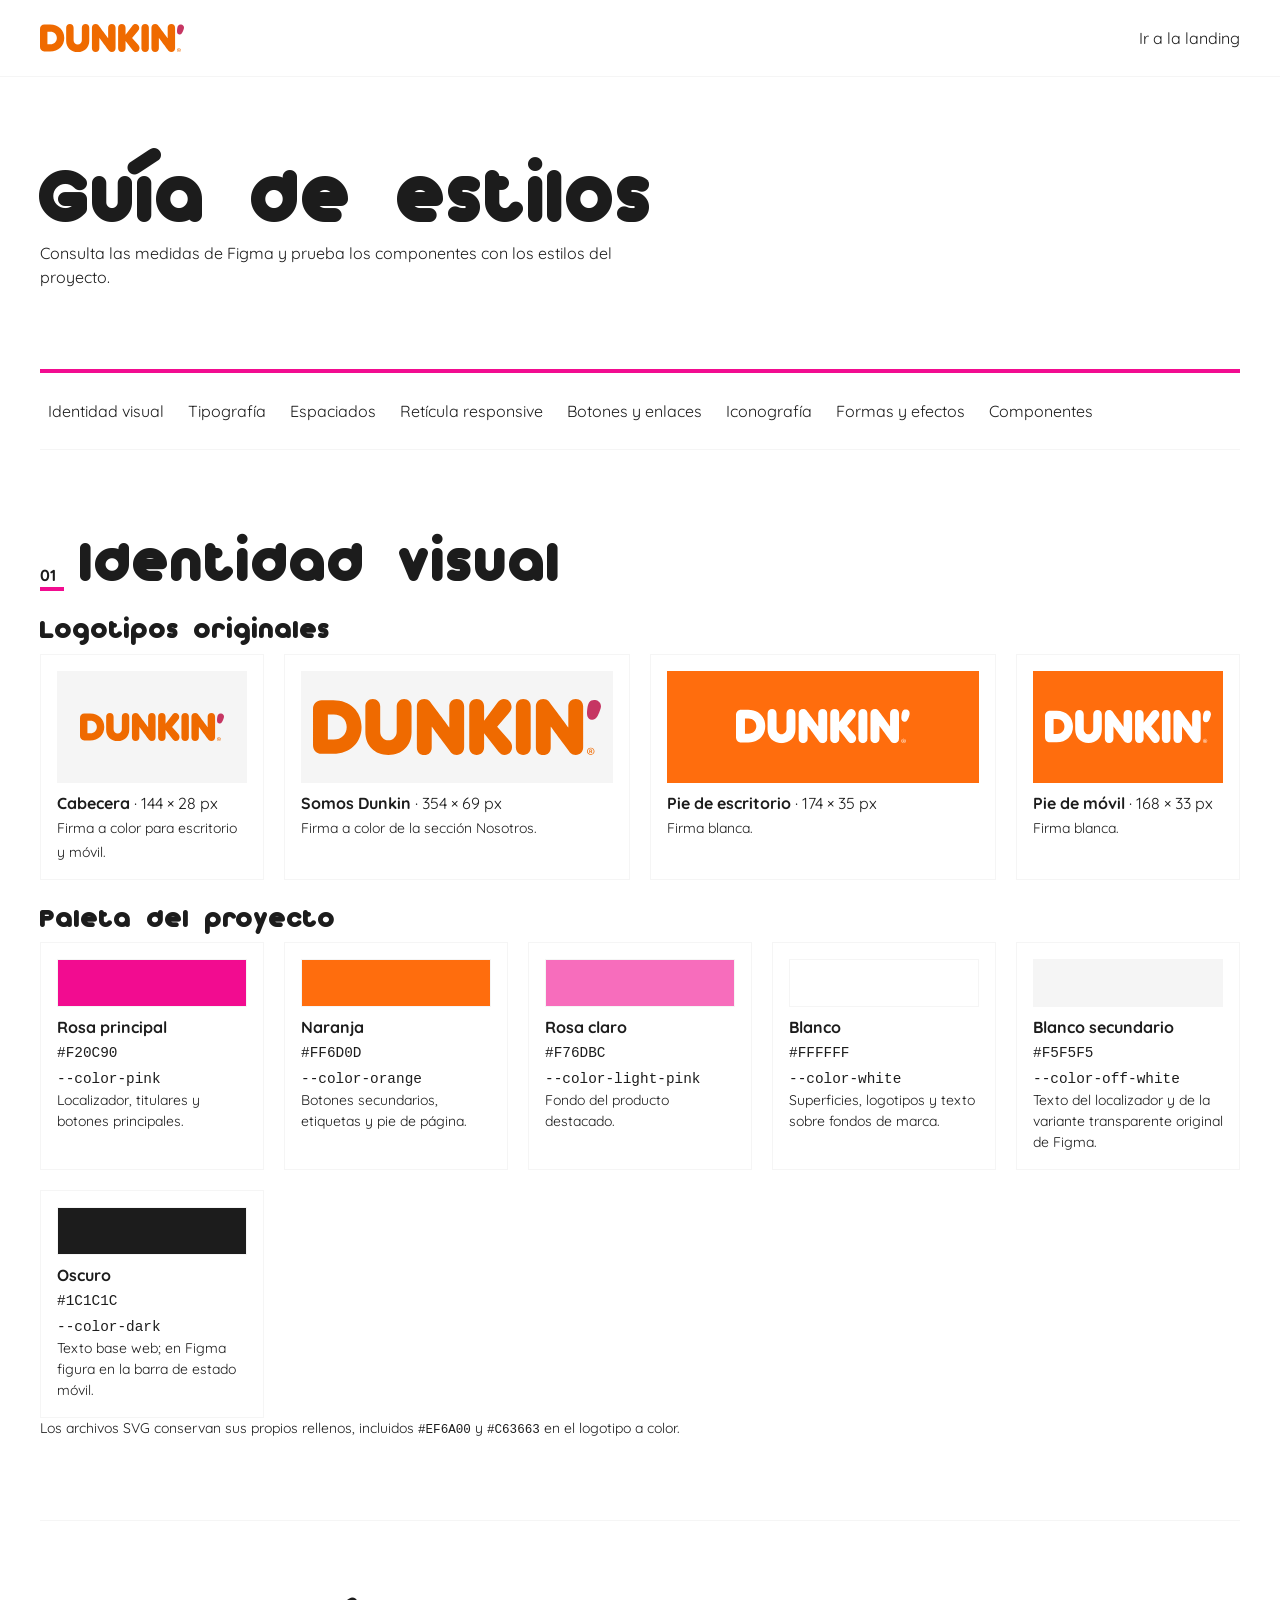
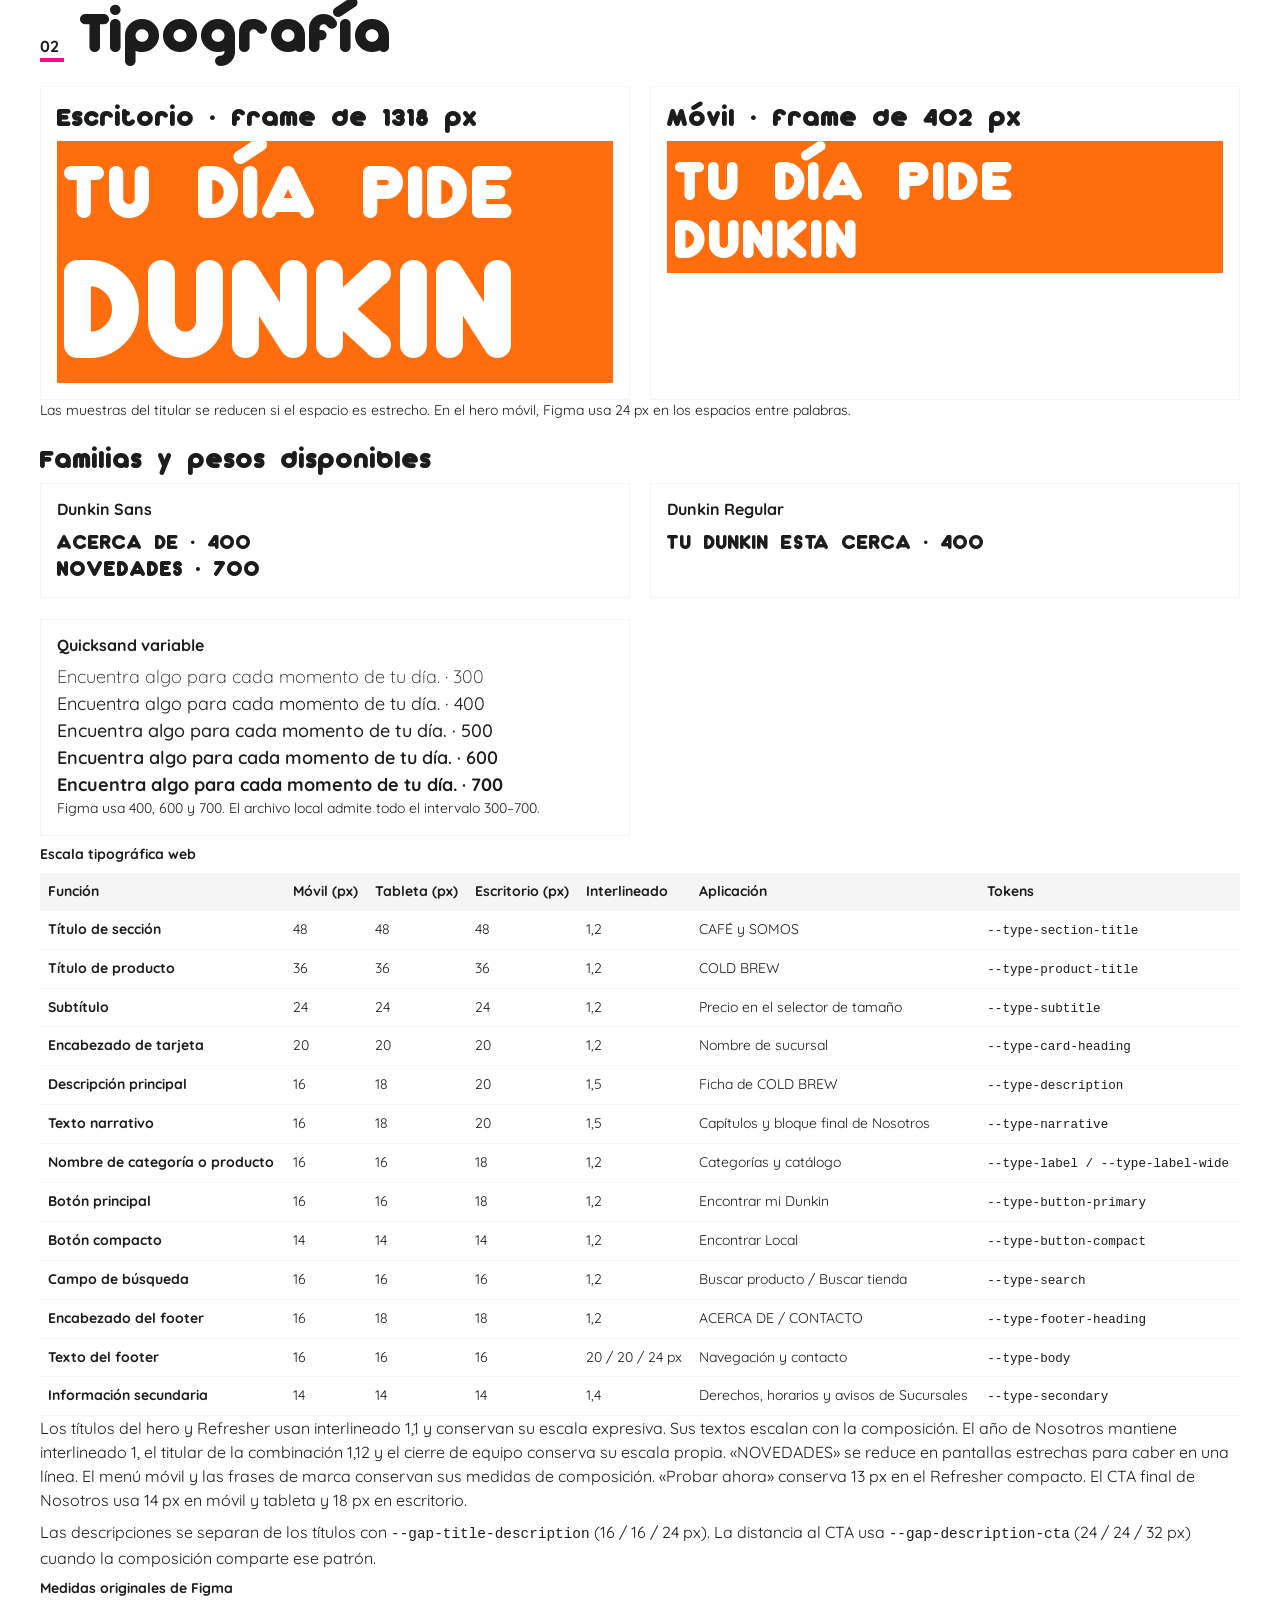
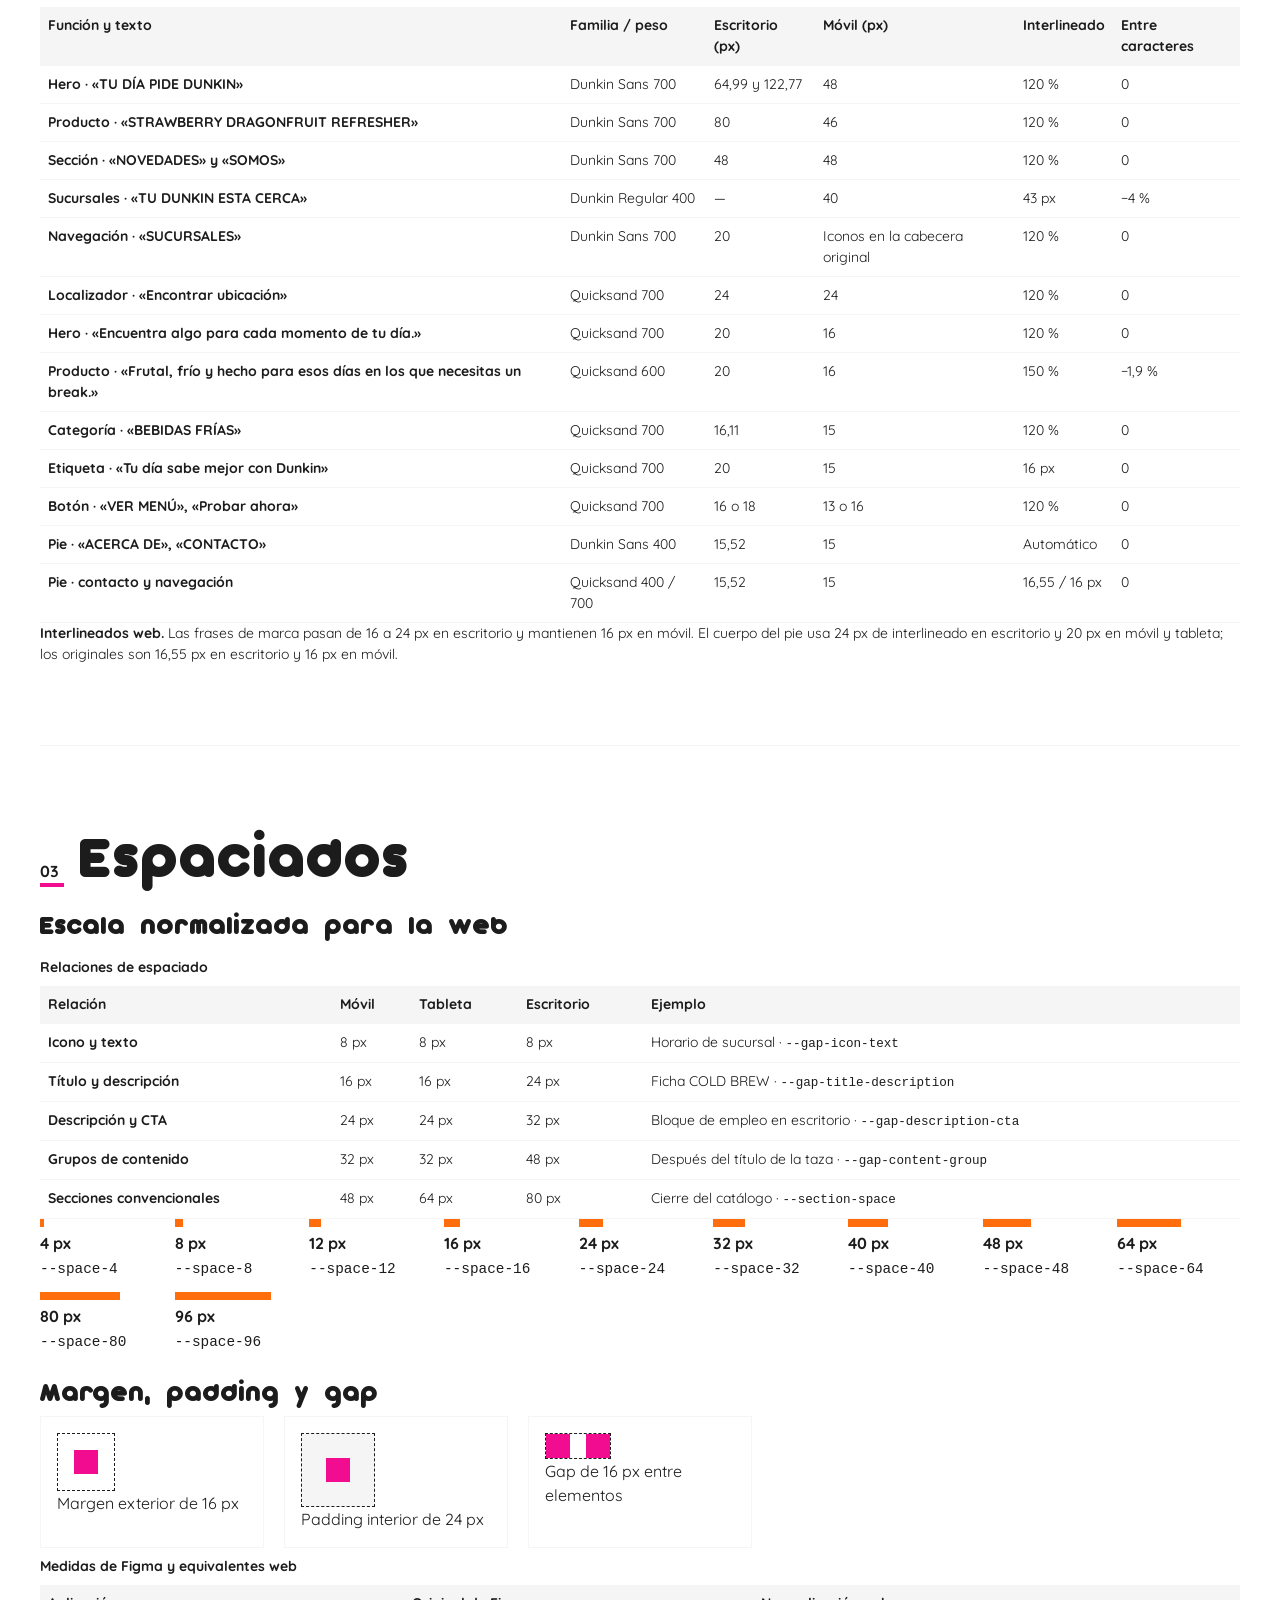
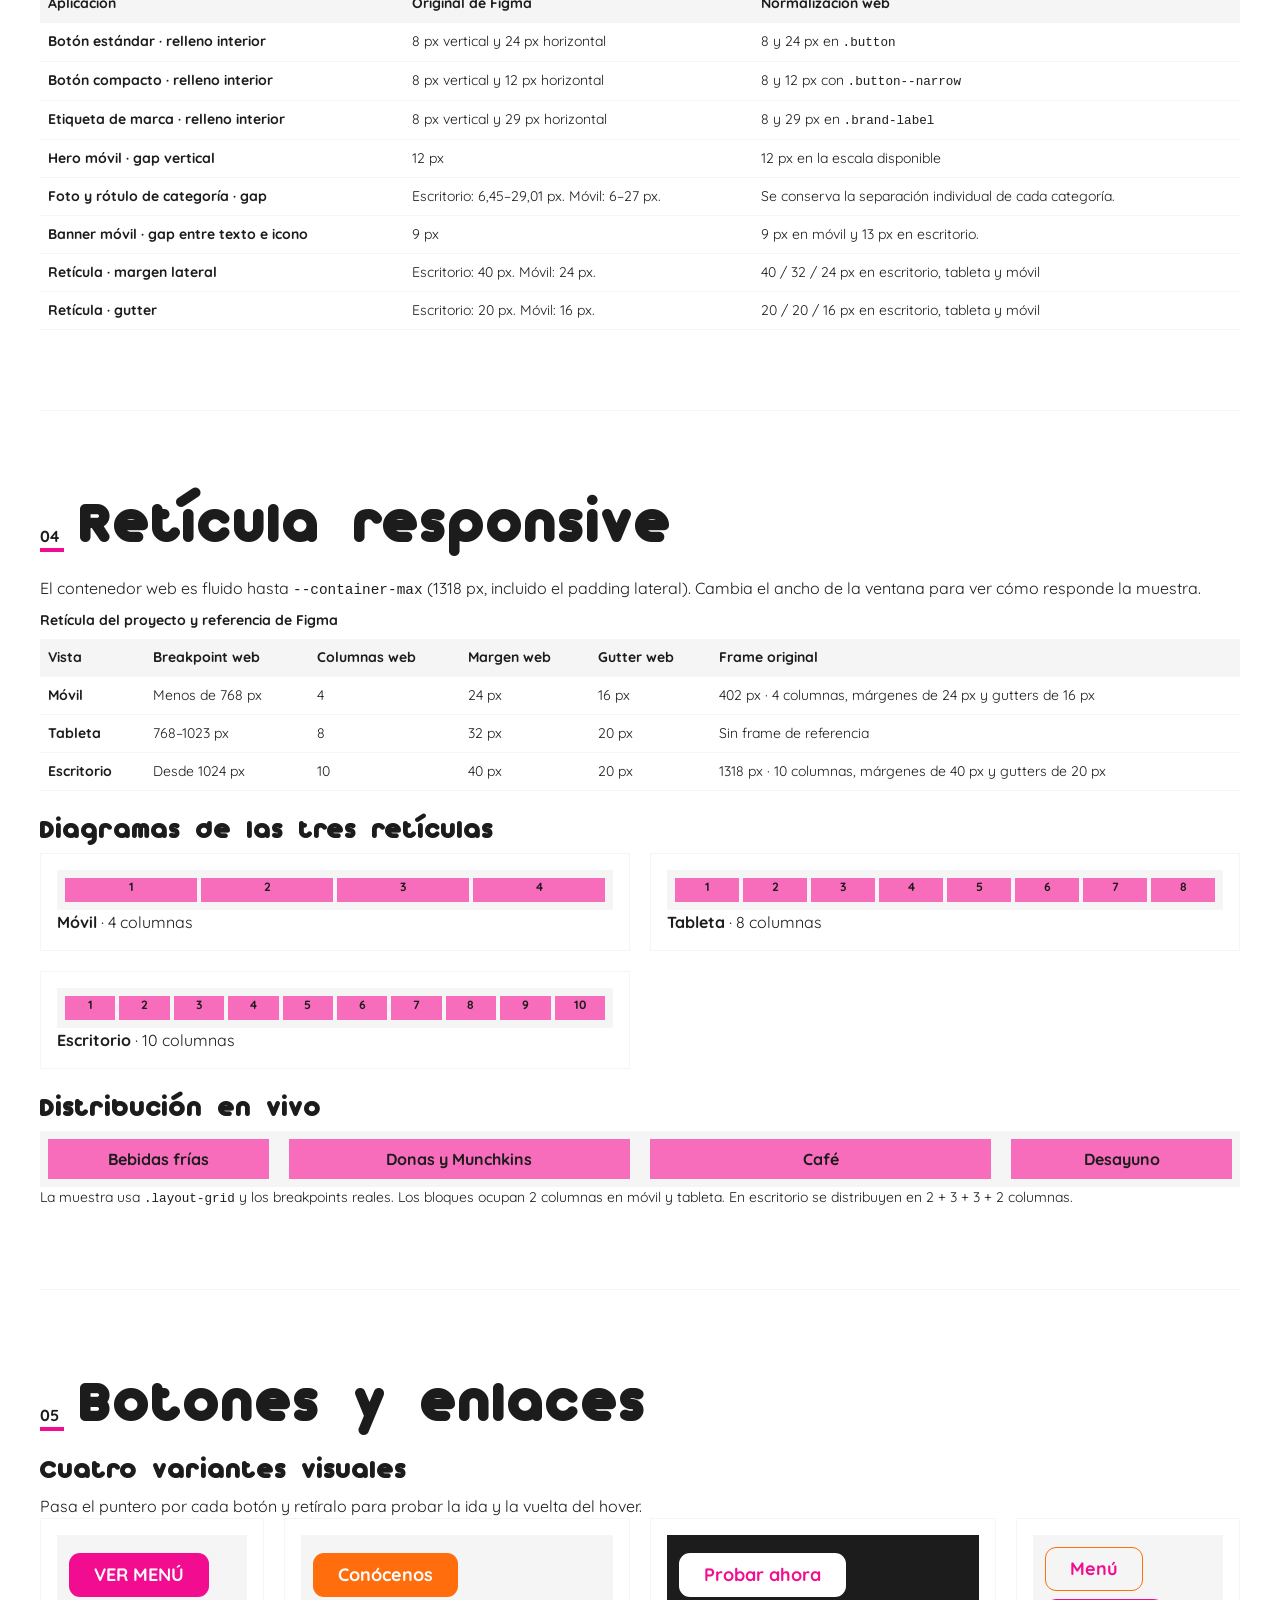
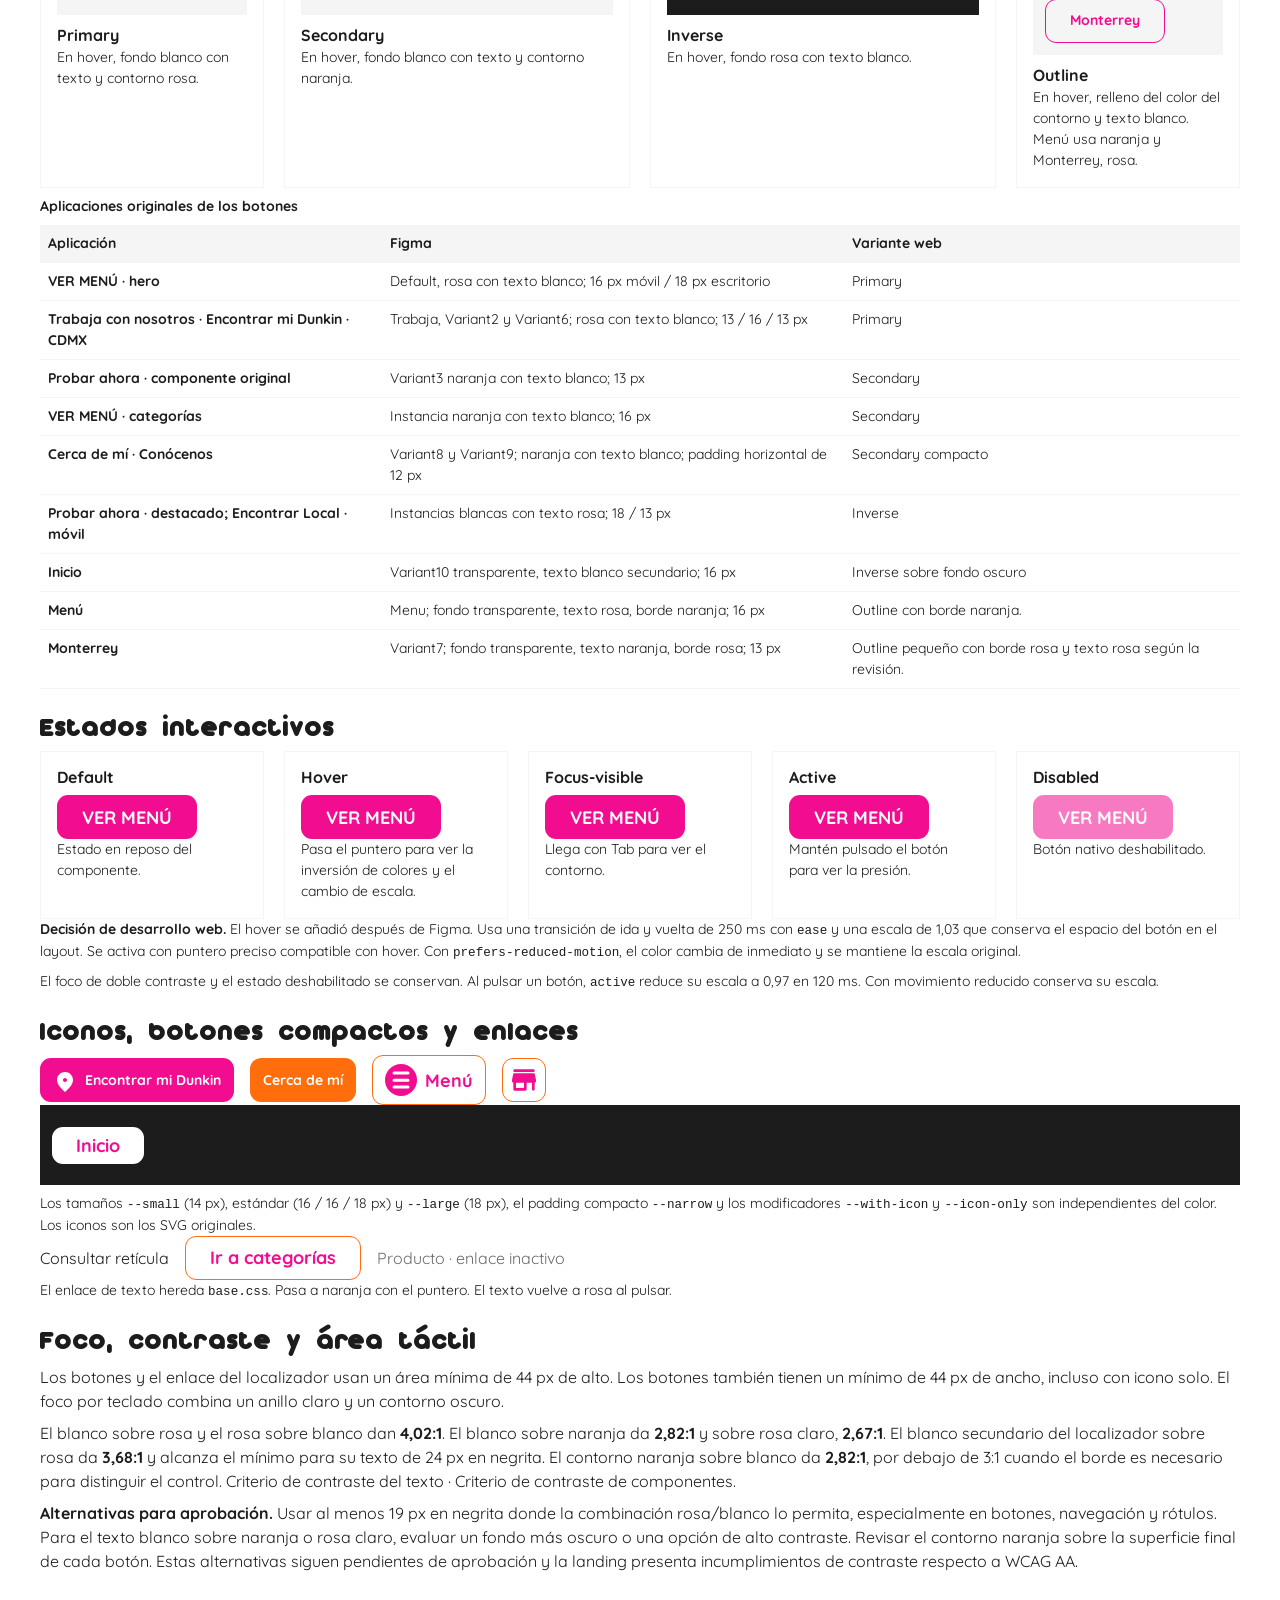
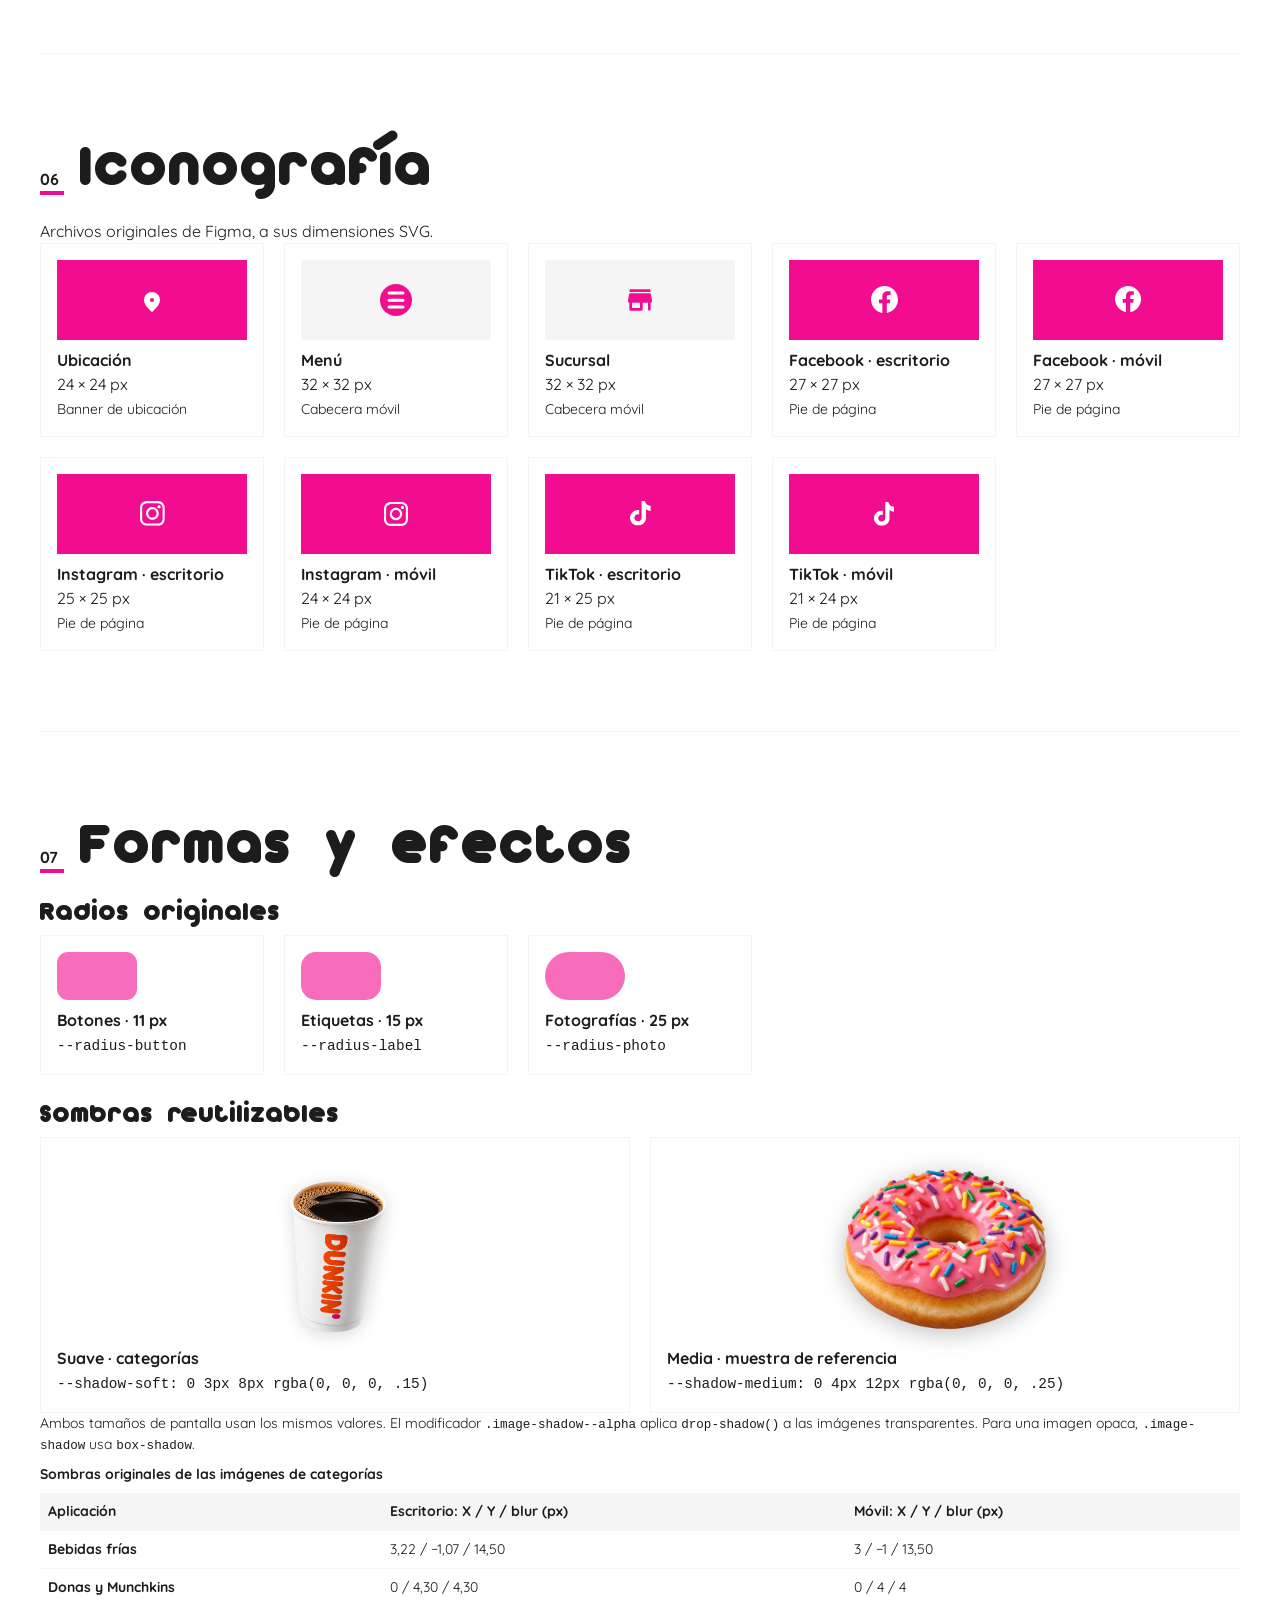
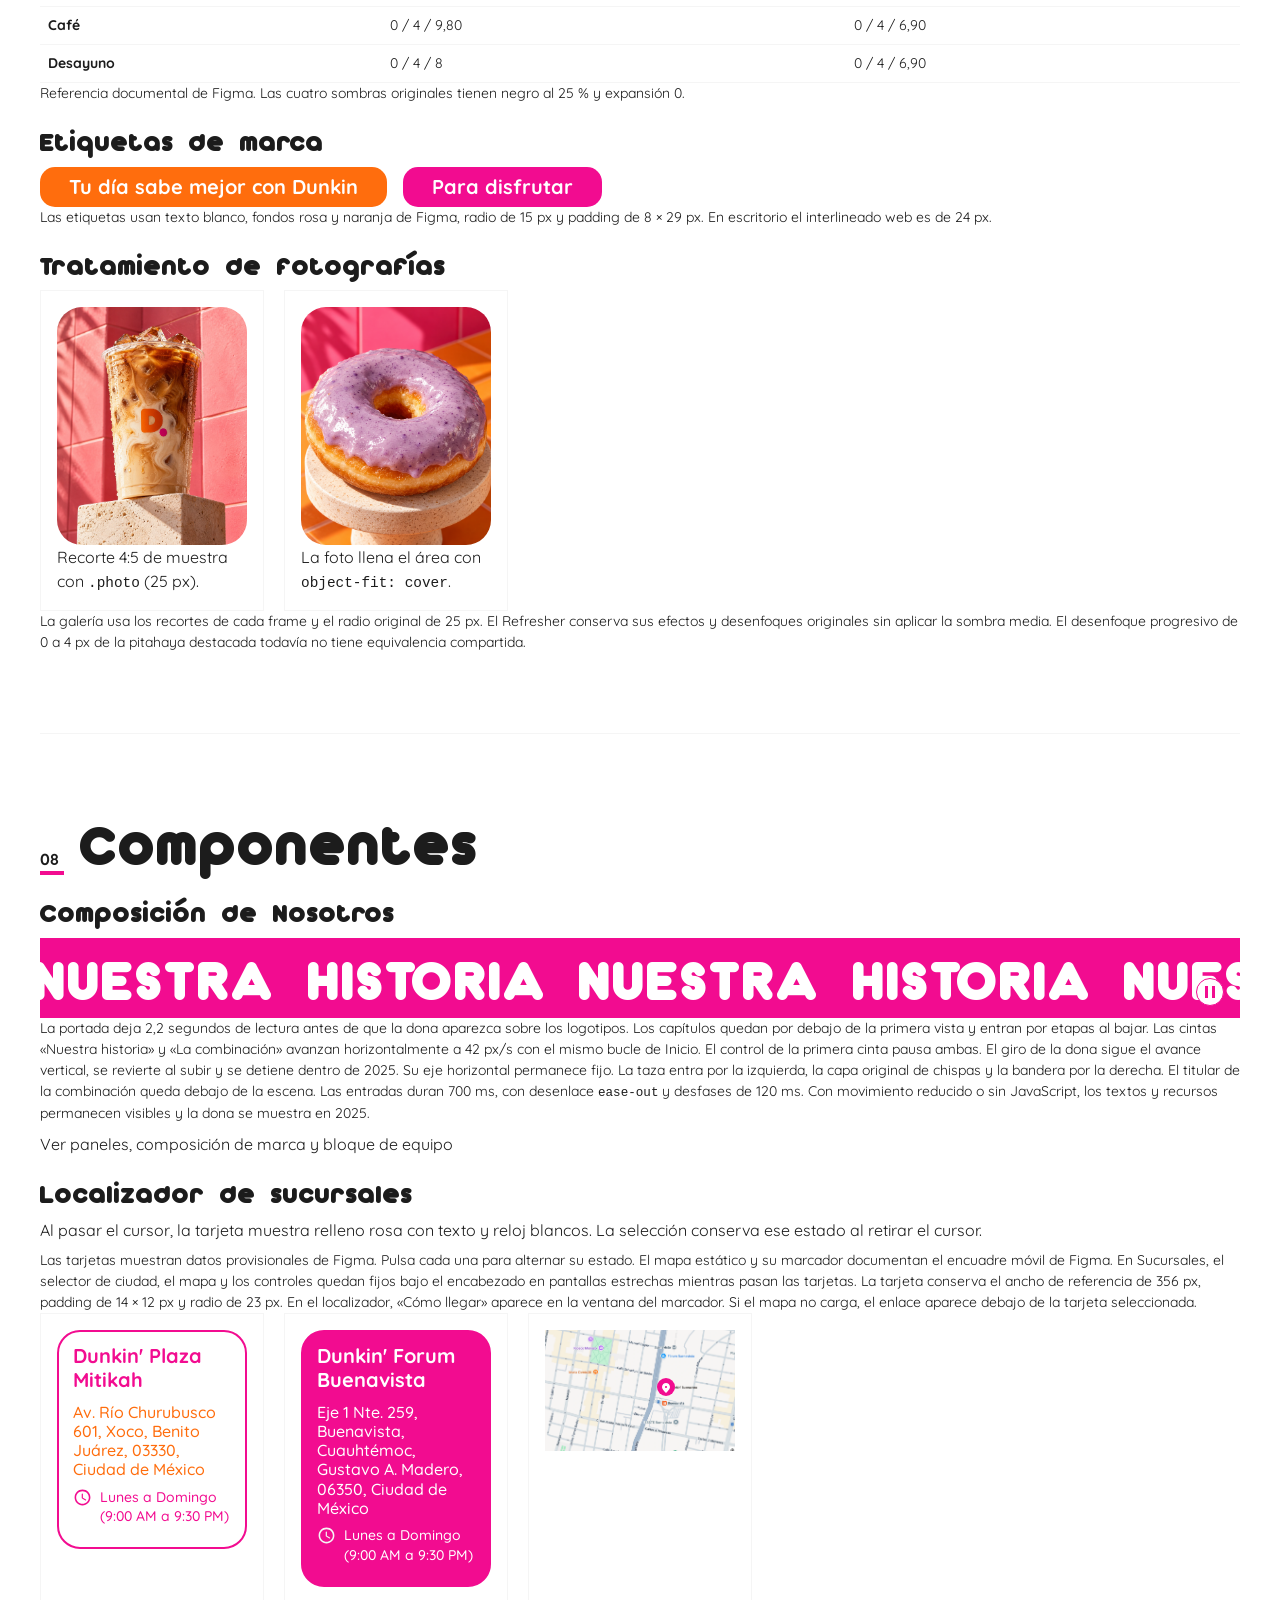
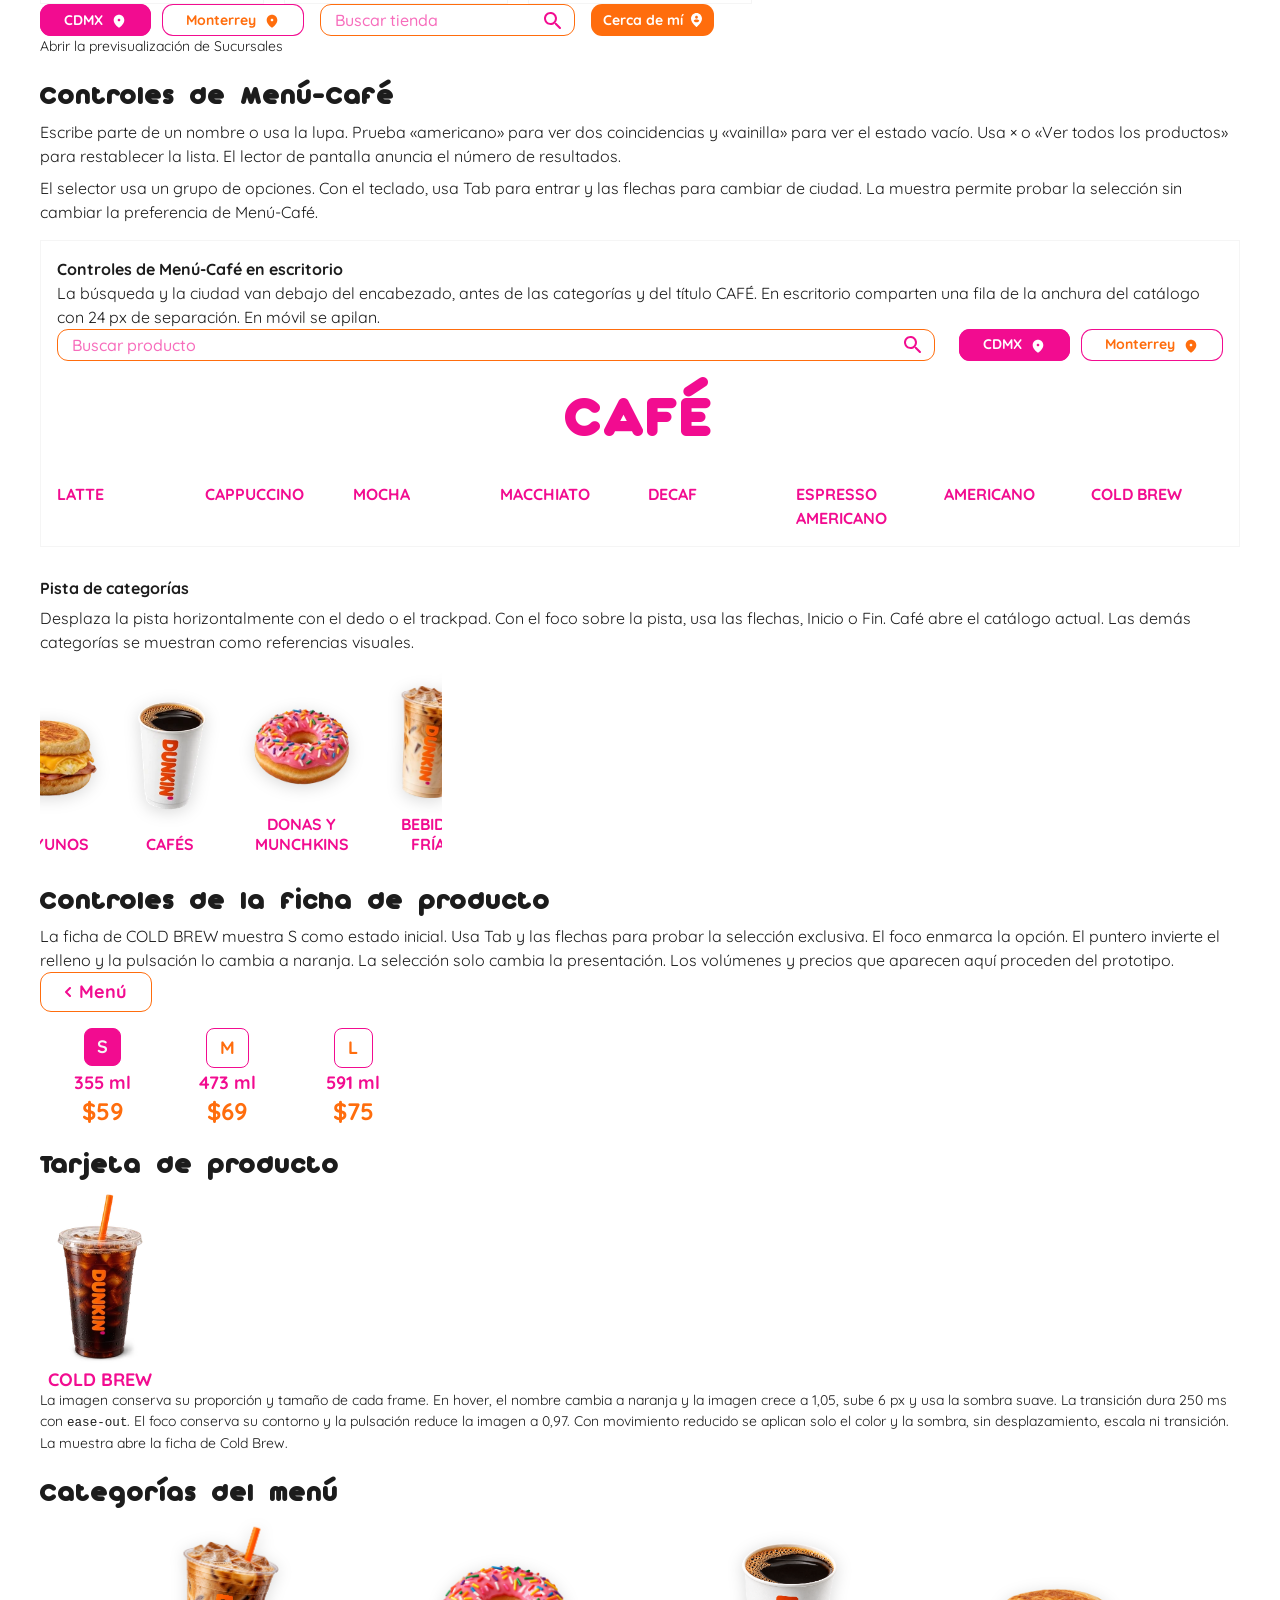
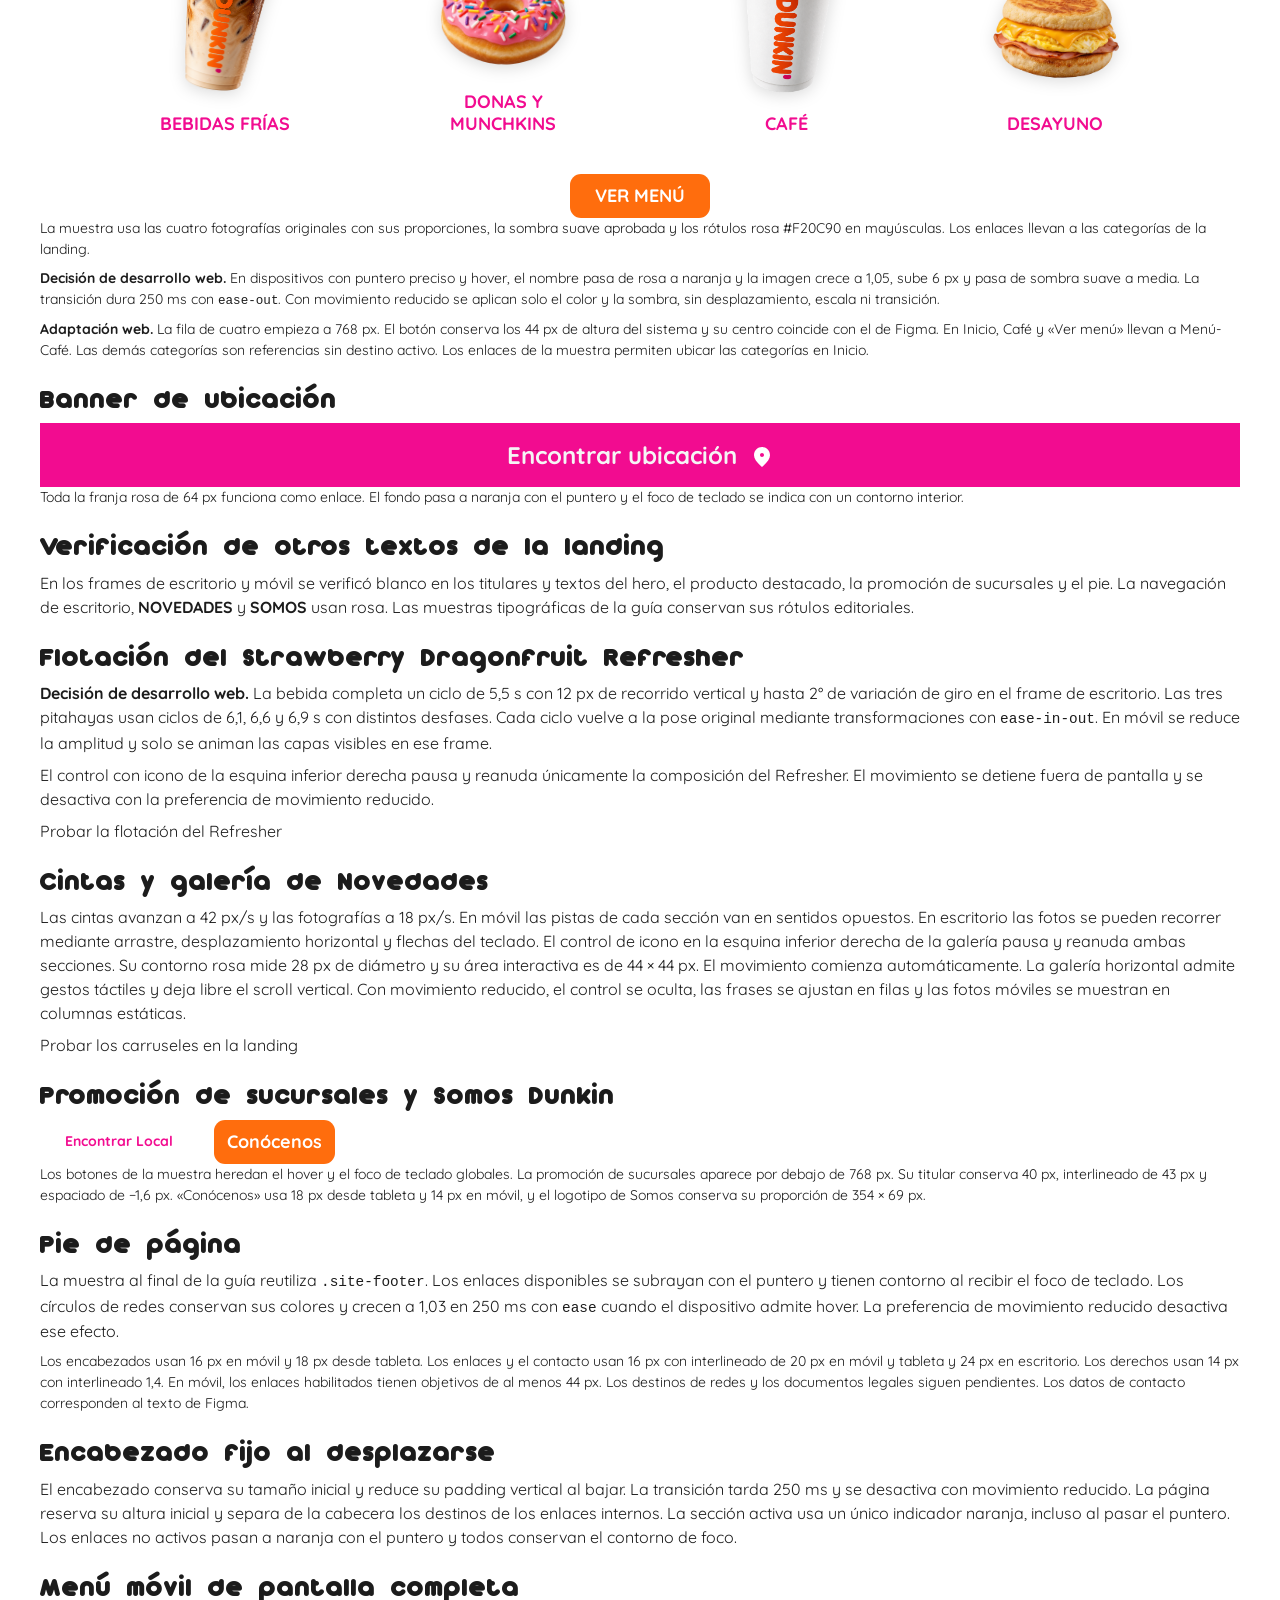
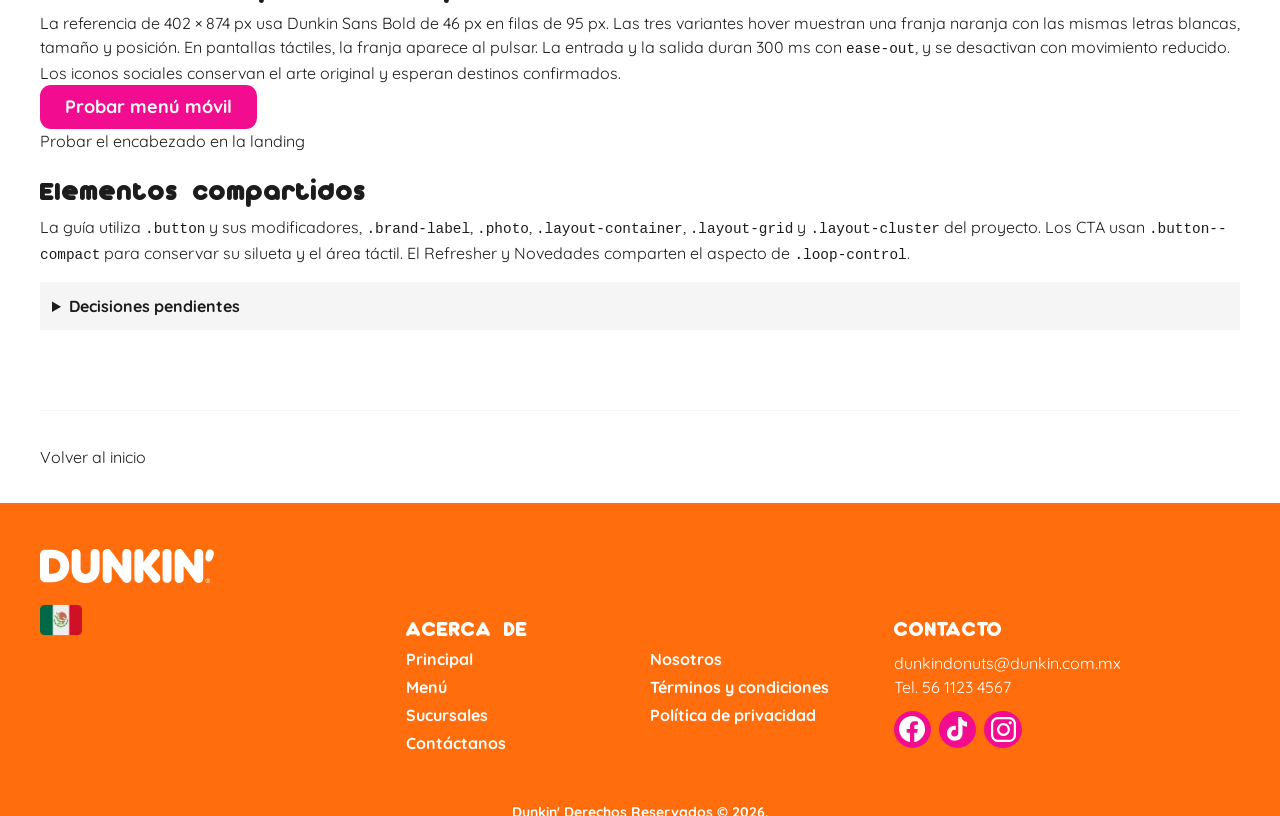
<file: style-guide.html>
<!doctype html>
<html lang="es-MX">
<head>
  <meta charset="utf-8">
  <meta name="viewport" content="width=device-width, initial-scale=1">
  <title>Guía de estilos · Dunkin’</title>
  <meta name="description" content="Consulta los colores, la tipografía, la retícula y los componentes del rediseño académico no oficial de Dunkin México.">
  <link rel="icon" href="data:,">
  <link rel="stylesheet" href="css/tokens.css?v=tipo-final">
  <link rel="stylesheet" href="css/base.css?v=esquema-claro">
  <link rel="stylesheet" href="css/layout.css?v=relato-espacio">
  <link rel="stylesheet" href="css/components.css?v=tipo-final">
  <link rel="stylesheet" href="css/menu-categories.css?v=tipografia-2">
  <link rel="stylesheet" href="css/product-card.css?v=tipografia-2">
  <link rel="stylesheet" href="css/catalog-controls.css?v=tipo-verificado">
  <link rel="stylesheet" href="css/product-controls.css?v=hover-sucursal">
  <link rel="stylesheet" href="css/style-guide.css?v=hover-sucursal">
  <link rel="stylesheet" href="css/sucursales.css?v=tipo-verificado">
  <link rel="stylesheet" href="css/landing-loops.css?v=cintas">
  <link rel="stylesheet" href="css/nosotros.css?v=tipo-final">
  <script src="js/sucursales.js" defer></script>
  <script src="js/city-preference.js" defer></script>
  <link rel="stylesheet" href="css/mobile-menu.css?v=relato-espacio">
  <script src="js/main.js?v=menu-movil-final" defer></script>
  <script src="js/landing-loops.js?v=5.2" defer></script>
  <script src="js/menu-cafe.js?v=barra-superior" defer></script>
</head>
<body>
  <a class="skip-link" href="#guia">Saltar al contenido</a>
  <header class="sg-header" id="inicio">
    <div class="layout-container layout-cluster sg-header__inner">
      <img src="assets/logos/dunkin-header.svg" alt="Dunkin’" width="144" height="28">
      <a href="index.html">Ir a la landing</a>
    </div>
  </header>
  <main class="layout-container" id="guia" tabindex="-1">
    <div class="layout-stack sg-intro">
      <h1>Guía de estilos</h1>
      <p>Consulta las medidas de Figma y prueba los componentes con los estilos del proyecto.</p>
    </div>
    <nav class="sg-index" aria-label="Secciones de la guía">
      <ul class="layout-cluster" role="list"><li><a href="#identidad">Identidad visual</a></li><li><a href="#tipografia">Tipografía</a></li><li><a href="#espaciados">Espaciados</a></li><li><a href="#reticula">Retícula responsive</a></li><li><a href="#botones">Botones y enlaces</a></li><li><a href="#iconos">Iconografía</a></li><li><a href="#formas">Formas y efectos</a></li><li><a href="#componentes">Componentes</a></li></ul>
    </nav>
    <section class="sg-section" id="identidad" aria-labelledby="identidad-titulo">
  <h2 id="identidad-titulo"><span aria-hidden="true">01</span>Identidad visual</h2>
  <h3>Logotipos originales</h3>
<ul class="layout-grid layout-grid--four-up sg-catalog" role="list"><li class="sg-panel"><figure>
  <div class="sg-logo-stage"><img src="assets/logos/dunkin-header.svg" alt="Dunkin’" width="144" height="28"></div>
  <figcaption><strong>Cabecera</strong> · 144 × 28 px<br><span class="sg-caption">Firma a color para escritorio y móvil.</span></figcaption>
</figure></li>
<li class="sg-panel"><figure>
  <div class="sg-logo-stage"><img src="assets/logos/dunkin-somos.svg" alt="Dunkin’" width="354" height="69"></div>
  <figcaption><strong>Somos Dunkin</strong> · 354 × 69 px<br><span class="sg-caption">Firma a color de la sección Nosotros.</span></figcaption>
</figure></li>
<li class="sg-panel"><figure>
  <div class="sg-logo-stage sg-stage--orange"><img src="assets/logos/dunkin-footer-escritorio.svg" alt="Dunkin’" width="174" height="35"></div>
  <figcaption><strong>Pie de escritorio</strong> · 174 × 35 px<br><span class="sg-caption">Firma blanca.</span></figcaption>
</figure></li>
<li class="sg-panel"><figure>
  <div class="sg-logo-stage sg-stage--orange"><img src="assets/logos/dunkin-footer-movil.svg" alt="Dunkin’" width="168" height="33"></div>
  <figcaption><strong>Pie de móvil</strong> · 168 × 33 px<br><span class="sg-caption">Firma blanca.</span></figcaption>
</figure></li></ul>
<h3>Paleta del proyecto</h3>
<ul class="layout-grid sg-catalog" role="list"><li class="sg-panel">
  <div class="sg-swatch" style="--sg-swatch:var(--color-pink)" aria-hidden="true"></div>
  <strong>Rosa principal</strong><br><code>#F20C90</code><br><code>--color-pink</code>
  <p class="sg-caption">Localizador, titulares y botones principales.</p>
</li>
<li class="sg-panel">
  <div class="sg-swatch" style="--sg-swatch:var(--color-orange)" aria-hidden="true"></div>
  <strong>Naranja</strong><br><code>#FF6D0D</code><br><code>--color-orange</code>
  <p class="sg-caption">Botones secundarios, etiquetas y pie de página.</p>
</li>
<li class="sg-panel">
  <div class="sg-swatch" style="--sg-swatch:var(--color-light-pink)" aria-hidden="true"></div>
  <strong>Rosa claro</strong><br><code>#F76DBC</code><br><code>--color-light-pink</code>
  <p class="sg-caption">Fondo del producto destacado.</p>
</li>
<li class="sg-panel">
  <div class="sg-swatch" style="--sg-swatch:var(--color-white)" aria-hidden="true"></div>
  <strong>Blanco</strong><br><code>#FFFFFF</code><br><code>--color-white</code>
  <p class="sg-caption">Superficies, logotipos y texto sobre fondos de marca.</p>
</li>
<li class="sg-panel">
  <div class="sg-swatch" style="--sg-swatch:var(--color-off-white)" aria-hidden="true"></div>
  <strong>Blanco secundario</strong><br><code>#F5F5F5</code><br><code>--color-off-white</code>
  <p class="sg-caption">Texto del localizador y de la variante transparente original de Figma.</p>
</li>
<li class="sg-panel">
  <div class="sg-swatch" style="--sg-swatch:var(--color-dark)" aria-hidden="true"></div>
  <strong>Oscuro</strong><br><code>#1C1C1C</code><br><code>--color-dark</code>
  <p class="sg-caption">Texto base web; en Figma figura en la barra de estado móvil.</p>
</li></ul>
<p class="sg-caption">Los archivos SVG conservan sus propios rellenos, incluidos <code>#EF6A00</code> y <code>#C63663</code> en el logotipo a color.</p>
</section>
<section class="sg-section" id="tipografia" aria-labelledby="tipografia-titulo">
  <h2 id="tipografia-titulo"><span aria-hidden="true">02</span>Tipografía</h2>
  <div class="layout-grid sg-type-comparison">
  <article class="sg-panel">
    <h3>Escritorio · frame de 1318 px</h3>
    <p class="sg-type-specimen sg-type-specimen--desktop">TU DÍA PIDE <strong>DUNKIN</strong></p>
  </article>
  <article class="sg-panel">
    <h3>Móvil · frame de 402 px</h3>
    <p class="sg-type-specimen sg-type-specimen--mobile">TU DÍA PIDE<br>DUNKIN</p>
  </article>
</div>
<p class="sg-caption">Las muestras del titular se reducen si el espacio es estrecho. En el hero móvil, Figma usa 24 px en los espacios entre palabras.</p>
<h3>Familias y pesos disponibles</h3>
<div class="layout-grid sg-type-comparison">
  <article class="sg-panel sg-type-family" style="--sg-family:var(--font-dunkin-sans)">
    <h4>Dunkin Sans</h4><span style="font-weight:var(--weight-regular)">ACERCA DE · 400</span><span style="font-weight:var(--weight-bold)">NOVEDADES · 700</span>
  </article>
  <article class="sg-panel sg-type-family" style="--sg-family:var(--font-dunkin-regular)">
    <h4>Dunkin Regular</h4><span style="font-weight:var(--weight-regular)">TU DUNKIN ESTA CERCA · 400</span>
  </article>
  <article class="sg-panel sg-type-family" style="--sg-family:var(--font-quicksand)">
    <h4>Quicksand variable</h4><span style="font-weight:300">Encuentra algo para cada momento de tu día. · 300</span><span style="font-weight:400">Encuentra algo para cada momento de tu día. · 400</span><span style="font-weight:500">Encuentra algo para cada momento de tu día. · 500</span><span style="font-weight:600">Encuentra algo para cada momento de tu día. · 600</span><span style="font-weight:700">Encuentra algo para cada momento de tu día. · 700</span>
    <p class="sg-caption">Figma usa 400, 600 y 700. El archivo local admite todo el intervalo 300–700.</p>
  </article>
</div>
<div class="sg-table-wrap" tabindex="0" role="region" aria-label="Escala tipográfica web">
  <table class="sg-table">
    <caption>Escala tipográfica web</caption>
    <thead><tr><th scope="col">Función</th><th scope="col">Móvil (px)</th><th scope="col">Tableta (px)</th><th scope="col">Escritorio (px)</th><th scope="col">Interlineado</th><th scope="col">Aplicación</th><th scope="col">Tokens</th></tr></thead>
    <tbody>
      <tr><th scope="row">Título de sección</th><td>48</td><td>48</td><td>48</td><td>1,2</td><td>CAFÉ y SOMOS</td><td><code>--type-section-title</code></td></tr>
      <tr><th scope="row">Título de producto</th><td>36</td><td>36</td><td>36</td><td>1,2</td><td>COLD BREW</td><td><code>--type-product-title</code></td></tr>
      <tr><th scope="row">Subtítulo</th><td>24</td><td>24</td><td>24</td><td>1,2</td><td>Precio en el selector de tamaño</td><td><code>--type-subtitle</code></td></tr>
      <tr><th scope="row">Encabezado de tarjeta</th><td>20</td><td>20</td><td>20</td><td>1,2</td><td>Nombre de sucursal</td><td><code>--type-card-heading</code></td></tr>
      <tr><th scope="row">Descripción principal</th><td>16</td><td>18</td><td>20</td><td>1,5</td><td>Ficha de COLD BREW</td><td><code>--type-description</code></td></tr>
      <tr><th scope="row">Texto narrativo</th><td>16</td><td>18</td><td>20</td><td>1,5</td><td>Capítulos y bloque final de Nosotros</td><td><code>--type-narrative</code></td></tr>
      <tr><th scope="row">Nombre de categoría o producto</th><td>16</td><td>16</td><td>18</td><td>1,2</td><td>Categorías y catálogo</td><td><code>--type-label / --type-label-wide</code></td></tr>
      <tr><th scope="row">Botón principal</th><td>16</td><td>16</td><td>18</td><td>1,2</td><td>Encontrar mi Dunkin</td><td><code>--type-button-primary</code></td></tr>
      <tr><th scope="row">Botón compacto</th><td>14</td><td>14</td><td>14</td><td>1,2</td><td>Encontrar Local</td><td><code>--type-button-compact</code></td></tr>
      <tr><th scope="row">Campo de búsqueda</th><td>16</td><td>16</td><td>16</td><td>1,2</td><td>Buscar producto / Buscar tienda</td><td><code>--type-search</code></td></tr>
      <tr><th scope="row">Encabezado del footer</th><td>16</td><td>18</td><td>18</td><td>1,2</td><td>ACERCA DE / CONTACTO</td><td><code>--type-footer-heading</code></td></tr>
      <tr><th scope="row">Texto del footer</th><td>16</td><td>16</td><td>16</td><td>20 / 20 / 24 px</td><td>Navegación y contacto</td><td><code>--type-body</code></td></tr>
      <tr><th scope="row">Información secundaria</th><td>14</td><td>14</td><td>14</td><td>1,4</td><td>Derechos, horarios y avisos de Sucursales</td><td><code>--type-secondary</code></td></tr>
    </tbody>
  </table>
</div>
<p>Los títulos del hero y Refresher usan interlineado 1,1 y conservan su escala expresiva. Sus textos escalan con la composición. El año de Nosotros mantiene interlineado 1, el titular de la combinación 1,12 y el cierre de equipo conserva su escala propia. «NOVEDADES» se reduce en pantallas estrechas para caber en una línea. El menú móvil y las frases de marca conservan sus medidas de composición. «Probar ahora» conserva 13 px en el Refresher compacto. El CTA final de Nosotros usa 14 px en móvil y tableta y 18 px en escritorio.</p>
<p>Las descripciones se separan de los títulos con <code>--gap-title-description</code> (16 / 16 / 24 px). La distancia al CTA usa <code>--gap-description-cta</code> (24 / 24 / 32 px) cuando la composición comparte ese patrón.</p>
<div class="sg-table-wrap" tabindex="0" role="region" aria-label="Medidas originales de Figma">
      <table class="sg-table">
        <caption>Medidas originales de Figma</caption>
        <thead><tr><th scope="col">Función y texto</th><th scope="col">Familia / peso</th><th scope="col">Escritorio (px)</th><th scope="col">Móvil (px)</th><th scope="col">Interlineado</th><th scope="col">Entre caracteres</th></tr></thead>
        <tbody><tr><th scope="row">Hero · «TU DÍA PIDE DUNKIN»</th><td>Dunkin Sans 700</td><td>64,99 y 122,77</td><td>48</td><td>120 %</td><td>0</td></tr>
<tr><th scope="row">Producto · «STRAWBERRY DRAGONFRUIT REFRESHER»</th><td>Dunkin Sans 700</td><td>80</td><td>46</td><td>120 %</td><td>0</td></tr>
<tr><th scope="row">Sección · «NOVEDADES» y «SOMOS»</th><td>Dunkin Sans 700</td><td>48</td><td>48</td><td>120 %</td><td>0</td></tr>
<tr><th scope="row">Sucursales · «TU DUNKIN ESTA CERCA»</th><td>Dunkin Regular 400</td><td>—</td><td>40</td><td>43 px</td><td>−4 %</td></tr>
<tr><th scope="row">Navegación · «SUCURSALES»</th><td>Dunkin Sans 700</td><td>20</td><td>Iconos en la cabecera original</td><td>120 %</td><td>0</td></tr>
<tr><th scope="row">Localizador · «Encontrar ubicación»</th><td>Quicksand 700</td><td>24</td><td>24</td><td>120 %</td><td>0</td></tr>
<tr><th scope="row">Hero · «Encuentra algo para cada momento de tu día.»</th><td>Quicksand 700</td><td>20</td><td>16</td><td>120 %</td><td>0</td></tr>
<tr><th scope="row">Producto · «Frutal, frío y hecho para esos días en los que necesitas un break.»</th><td>Quicksand 600</td><td>20</td><td>16</td><td>150 %</td><td>−1,9 %</td></tr>
<tr><th scope="row">Categoría · «BEBIDAS FRÍAS»</th><td>Quicksand 700</td><td>16,11</td><td>15</td><td>120 %</td><td>0</td></tr>
<tr><th scope="row">Etiqueta · «Tu día sabe mejor con Dunkin»</th><td>Quicksand 700</td><td>20</td><td>15</td><td>16 px</td><td>0</td></tr>
<tr><th scope="row">Botón · «VER MENÚ», «Probar ahora»</th><td>Quicksand 700</td><td>16 o 18</td><td>13 o 16</td><td>120 %</td><td>0</td></tr>
<tr><th scope="row">Pie · «ACERCA DE», «CONTACTO»</th><td>Dunkin Sans 400</td><td>15,52</td><td>15</td><td>Automático</td><td>0</td></tr>
<tr><th scope="row">Pie · contacto y navegación</th><td>Quicksand 400 / 700</td><td>15,52</td><td>15</td><td>16,55 / 16 px</td><td>0</td></tr></tbody>
      </table>
    </div>
<p class="sg-caption"><strong>Interlineados web.</strong> Las frases de marca pasan de 16 a 24 px en escritorio y mantienen 16 px en móvil. El cuerpo del pie usa 24 px de interlineado en escritorio y 20 px en móvil y tableta; los originales son 16,55 px en escritorio y 16 px en móvil.</p>
</section>
<section class="sg-section" id="espaciados" aria-labelledby="espaciados-titulo">
  <h2 id="espaciados-titulo"><span aria-hidden="true">03</span>Espaciados</h2>
  <h3>Escala normalizada para la web</h3>
  <div class="sg-table-wrap" tabindex="0" role="region" aria-label="Relaciones de espaciado">
    <table class="sg-table">
      <caption>Relaciones de espaciado</caption>
      <thead><tr><th scope="col">Relación</th><th scope="col">Móvil</th><th scope="col">Tableta</th><th scope="col">Escritorio</th><th scope="col">Ejemplo</th></tr></thead>
      <tbody>
        <tr><th scope="row">Icono y texto</th><td>8 px</td><td>8 px</td><td>8 px</td><td><a href="sucursales.html">Horario de sucursal</a> · <code>--gap-icon-text</code></td></tr>
        <tr><th scope="row">Título y descripción</th><td>16 px</td><td>16 px</td><td>24 px</td><td><a href="producto.html">Ficha COLD BREW</a> · <code>--gap-title-description</code></td></tr>
        <tr><th scope="row">Descripción y CTA</th><td>24 px</td><td>24 px</td><td>32 px</td><td><a href="nosotros.html#about-team-title">Bloque de empleo en escritorio</a> · <code>--gap-description-cta</code></td></tr>
        <tr><th scope="row">Grupos de contenido</th><td>32 px</td><td>32 px</td><td>48 px</td><td><a href="nosotros.html#about-combination">Después del título de la taza</a> · <code>--gap-content-group</code></td></tr>
        <tr><th scope="row">Secciones convencionales</th><td>48 px</td><td>64 px</td><td>80 px</td><td><a href="menu-cafe.html#cafe">Cierre del catálogo</a> · <code>--section-space</code></td></tr>
      </tbody>
    </table>
  </div>
<ul class="sg-measures" role="list"><li><span class="sg-measure" style="--sg-measure:var(--space-4)" aria-hidden="true"></span><strong>4 px</strong><br><code>--space-4</code></li><li><span class="sg-measure" style="--sg-measure:var(--space-8)" aria-hidden="true"></span><strong>8 px</strong><br><code>--space-8</code></li><li><span class="sg-measure" style="--sg-measure:var(--space-12)" aria-hidden="true"></span><strong>12 px</strong><br><code>--space-12</code></li><li><span class="sg-measure" style="--sg-measure:var(--space-16)" aria-hidden="true"></span><strong>16 px</strong><br><code>--space-16</code></li><li><span class="sg-measure" style="--sg-measure:var(--space-24)" aria-hidden="true"></span><strong>24 px</strong><br><code>--space-24</code></li><li><span class="sg-measure" style="--sg-measure:var(--space-32)" aria-hidden="true"></span><strong>32 px</strong><br><code>--space-32</code></li><li><span class="sg-measure" style="--sg-measure:var(--space-40)" aria-hidden="true"></span><strong>40 px</strong><br><code>--space-40</code></li><li><span class="sg-measure" style="--sg-measure:var(--space-48)" aria-hidden="true"></span><strong>48 px</strong><br><code>--space-48</code></li><li><span class="sg-measure" style="--sg-measure:var(--space-64)" aria-hidden="true"></span><strong>64 px</strong><br><code>--space-64</code></li><li><span class="sg-measure" style="--sg-measure:var(--space-80)" aria-hidden="true"></span><strong>80 px</strong><br><code>--space-80</code></li><li><span class="sg-measure" style="--sg-measure:var(--space-96)" aria-hidden="true"></span><strong>96 px</strong><br><code>--space-96</code></li></ul>
<h3>Margen, padding y gap</h3>
<div class="layout-grid sg-catalog">
  <figure class="sg-panel"><div class="sg-space-demo sg-space-demo--margin" aria-hidden="true"><span></span></div><figcaption>Margen exterior de 16 px</figcaption></figure>
  <figure class="sg-panel"><div class="sg-space-demo sg-space-demo--padding" aria-hidden="true"><span></span></div><figcaption>Padding interior de 24 px</figcaption></figure>
  <figure class="sg-panel"><div class="sg-space-demo sg-space-demo--gap" aria-hidden="true"><span></span><span></span></div><figcaption>Gap de 16 px entre elementos</figcaption></figure>
</div>
<div class="sg-table-wrap" tabindex="0" role="region" aria-label="Medidas de Figma y equivalentes web">
      <table class="sg-table">
        <caption>Medidas de Figma y equivalentes web</caption>
        <thead><tr><th scope="col">Aplicación</th><th scope="col">Original de Figma</th><th scope="col">Normalización web</th></tr></thead>
        <tbody><tr><th scope="row">Botón estándar · relleno interior</th><td>8 px vertical y 24 px horizontal</td><td>8 y 24 px en <code>.button</code></td></tr>
<tr><th scope="row">Botón compacto · relleno interior</th><td>8 px vertical y 12 px horizontal</td><td>8 y 12 px con <code>.button--narrow</code></td></tr>
<tr><th scope="row">Etiqueta de marca · relleno interior</th><td>8 px vertical y 29 px horizontal</td><td>8 y 29 px en <code>.brand-label</code></td></tr>
<tr><th scope="row">Hero móvil · gap vertical</th><td>12 px</td><td>12 px en la escala disponible</td></tr>
<tr><th scope="row">Foto y rótulo de categoría · gap</th><td>Escritorio: 6,45–29,01 px. Móvil: 6–27 px.</td><td>Se conserva la separación individual de cada categoría.</td></tr>
<tr><th scope="row">Banner móvil · gap entre texto e icono</th><td>9 px</td><td>9 px en móvil y 13 px en escritorio.</td></tr>
<tr><th scope="row">Retícula · margen lateral</th><td>Escritorio: 40 px. Móvil: 24 px.</td><td>40 / 32 / 24 px en escritorio, tableta y móvil</td></tr>
<tr><th scope="row">Retícula · gutter</th><td>Escritorio: 20 px. Móvil: 16 px.</td><td>20 / 20 / 16 px en escritorio, tableta y móvil</td></tr></tbody>
      </table>
    </div>
</section>
<section class="sg-section" id="reticula" aria-labelledby="reticula-titulo">
  <h2 id="reticula-titulo"><span aria-hidden="true">04</span>Retícula responsive</h2>
  <p>El contenedor web es fluido hasta <code>--container-max</code> (1318 px, incluido el padding lateral). Cambia el ancho de la ventana para ver cómo responde la muestra.</p>
<div class="sg-table-wrap" tabindex="0" role="region" aria-label="Retícula del proyecto y referencia de Figma">
      <table class="sg-table">
        <caption>Retícula del proyecto y referencia de Figma</caption>
        <thead><tr><th scope="col">Vista</th><th scope="col">Breakpoint web</th><th scope="col">Columnas web</th><th scope="col">Margen web</th><th scope="col">Gutter web</th><th scope="col">Frame original</th></tr></thead>
        <tbody><tr><th scope="row">Móvil</th><td>Menos de 768 px</td><td>4</td><td>24 px</td><td>16 px</td><td>402 px · 4 columnas, márgenes de 24 px y gutters de 16 px</td></tr>
<tr><th scope="row">Tableta</th><td>768–1023 px</td><td>8</td><td>32 px</td><td>20 px</td><td>Sin frame de referencia</td></tr>
<tr><th scope="row">Escritorio</th><td>Desde 1024 px</td><td>10</td><td>40 px</td><td>20 px</td><td>1318 px · 10 columnas, márgenes de 40 px y gutters de 20 px</td></tr></tbody>
      </table>
    </div>
<h3>Diagramas de las tres retículas</h3>
<div class="layout-grid sg-catalog sg-catalog--wide"><figure class="sg-panel"><div class="layout-grid sg-grid-diagram" style="--grid-columns:4" aria-hidden="true"><span></span><span></span><span></span><span></span></div><figcaption><strong>Móvil</strong> · 4 columnas</figcaption></figure><figure class="sg-panel"><div class="layout-grid sg-grid-diagram" style="--grid-columns:8" aria-hidden="true"><span></span><span></span><span></span><span></span><span></span><span></span><span></span><span></span></div><figcaption><strong>Tableta</strong> · 8 columnas</figcaption></figure><figure class="sg-panel"><div class="layout-grid sg-grid-diagram" style="--grid-columns:10" aria-hidden="true"><span></span><span></span><span></span><span></span><span></span><span></span><span></span><span></span><span></span><span></span></div><figcaption><strong>Escritorio</strong> · 10 columnas</figcaption></figure></div>
<h3>Distribución en vivo</h3>
<div class="layout-grid layout-grid--four-up sg-live-grid">
  <div>Bebidas frías</div><div>Donas y Munchkins</div><div>Café</div><div>Desayuno</div>
</div>
<p class="sg-caption">La muestra usa <code>.layout-grid</code> y los breakpoints reales. Los bloques ocupan 2 columnas en móvil y tableta. En escritorio se distribuyen en 2 + 3 + 3 + 2 columnas.</p>
</section>
<section class="sg-section" id="botones" aria-labelledby="botones-titulo">
  <h2 id="botones-titulo"><span aria-hidden="true">05</span>Botones y enlaces</h2>
  <h3>Cuatro variantes visuales</h3>
<p>Pasa el puntero por cada botón y retíralo para probar la ida y la vuelta del hover.</p>
<ul class="layout-grid layout-grid--four-up sg-catalog" role="list">
  <li class="sg-panel"><div class="sg-button-stage"><button type="button" class="button button--primary">VER MENÚ</button></div><strong>Primary</strong><p class="sg-caption">En hover, fondo blanco con texto y contorno rosa.</p></li>
  <li class="sg-panel"><div class="sg-button-stage"><button type="button" class="button button--secondary">Conócenos</button></div><strong>Secondary</strong><p class="sg-caption">En hover, fondo blanco con texto y contorno naranja.</p></li>
  <li class="sg-panel"><div class="sg-button-stage sg-stage--dark"><button type="button" class="button button--inverse">Probar ahora</button></div><strong>Inverse</strong><p class="sg-caption">En hover, fondo rosa con texto blanco.</p></li>
  <li class="sg-panel"><div class="sg-button-stage"><button type="button" class="button button--outline">Menú</button><button type="button" class="button button--outline button--small" data-outline="pink">Monterrey</button></div><strong>Outline</strong><p class="sg-caption">En hover, relleno del color del contorno y texto blanco. Menú usa naranja y Monterrey, rosa.</p></li>
</ul>
<div class="sg-table-wrap" tabindex="0" role="region" aria-label="Aplicaciones originales de los botones">
  <table class="sg-table">
    <caption>Aplicaciones originales de los botones</caption>
    <thead><tr><th scope="col">Aplicación</th><th scope="col">Figma</th><th scope="col">Variante web</th></tr></thead>
    <tbody>
      <tr><th scope="row">VER MENÚ · hero</th><td>Default, rosa con texto blanco; 16 px móvil / 18 px escritorio</td><td>Primary</td></tr>
      <tr><th scope="row">Trabaja con nosotros · Encontrar mi Dunkin · CDMX</th><td>Trabaja, Variant2 y Variant6; rosa con texto blanco; 13 / 16 / 13 px</td><td>Primary</td></tr>
      <tr><th scope="row">Probar ahora · componente original</th><td>Variant3 naranja con texto blanco; 13 px</td><td>Secondary</td></tr>
      <tr><th scope="row">VER MENÚ · categorías</th><td>Instancia naranja con texto blanco; 16 px</td><td>Secondary</td></tr>
      <tr><th scope="row">Cerca de mí · Conócenos</th><td>Variant8 y Variant9; naranja con texto blanco; padding horizontal de 12 px</td><td>Secondary compacto</td></tr>
      <tr><th scope="row">Probar ahora · destacado; Encontrar Local · móvil</th><td>Instancias blancas con texto rosa; 18 / 13 px</td><td>Inverse</td></tr>
      <tr><th scope="row">Inicio</th><td>Variant10 transparente, texto blanco secundario; 16 px</td><td>Inverse sobre fondo oscuro</td></tr>
      <tr><th scope="row">Menú</th><td>Menu; fondo transparente, texto rosa, borde naranja; 16 px</td><td>Outline con borde naranja.</td></tr>
      <tr><th scope="row">Monterrey</th><td>Variant7; fondo transparente, texto naranja, borde rosa; 13 px</td><td>Outline pequeño con borde rosa y texto rosa según la revisión.</td></tr>
    </tbody>
  </table>
</div>
<h3>Estados interactivos</h3>
<ul class="layout-grid sg-catalog sg-state-list" role="list"><li class="sg-panel"><h4>Default</h4><button class="button button--primary" type="button">VER MENÚ</button><p class="sg-caption">Estado en reposo del componente.</p></li><li class="sg-panel"><h4>Hover</h4><button class="button button--primary" type="button">VER MENÚ</button><p class="sg-caption">Pasa el puntero para ver la inversión de colores y el cambio de escala.</p></li><li class="sg-panel"><h4>Focus-visible</h4><button class="button button--primary" type="button">VER MENÚ</button><p class="sg-caption">Llega con Tab para ver el contorno.</p></li><li class="sg-panel"><h4>Active</h4><button class="button button--primary" type="button">VER MENÚ</button><p class="sg-caption">Mantén pulsado el botón para ver la presión.</p></li><li class="sg-panel"><h4>Disabled</h4><button class="button button--primary" type="button" disabled>VER MENÚ</button><p class="sg-caption">Botón nativo deshabilitado.</p></li></ul>
<p class="sg-caption"><strong>Decisión de desarrollo web.</strong> El hover se añadió después de Figma. Usa una transición de ida y vuelta de 250 ms con <code>ease</code> y una escala de 1,03 que conserva el espacio del botón en el layout. Se activa con puntero preciso compatible con hover. Con <code>prefers-reduced-motion</code>, el color cambia de inmediato y se mantiene la escala original.</p>
<p class="sg-caption">El foco de doble contraste y el estado deshabilitado se conservan. Al pulsar un botón, <code>active</code> reduce su escala a 0,97 en 120 ms. Con movimiento reducido conserva su escala.</p>
<h3>Iconos, botones compactos y enlaces</h3>
<div class="layout-cluster">
  <button type="button" class="button button--primary button--with-icon button--small button--narrow"><span class="button__location-icon" aria-hidden="true"></span>Encontrar mi Dunkin</button>
  <button type="button" class="button button--secondary button--small button--narrow">Cerca de mí</button>
  <button type="button" class="button button--outline button--with-icon button--narrow"><img src="assets/icons/menu-movil.svg" alt="" width="32" height="32">Menú</button>
  <button type="button" class="button button--outline button--icon-only" aria-label="Sucursales"><img src="assets/icons/sucursal-movil.svg" alt="" width="32" height="32"></button>
</div>
<div class="sg-button-stage sg-stage--dark"><button class="button button--inverse button--compact" type="button">Inicio</button></div>
<p class="sg-caption">Los tamaños <code>--small</code> (14 px), estándar (16 / 16 / 18 px) y <code>--large</code> (18 px), el padding compacto <code>--narrow</code> y los modificadores <code>--with-icon</code> y <code>--icon-only</code> son independientes del color. Los iconos son los SVG originales.</p>
<div class="layout-cluster">
  <a class="sg-inline-link" href="#reticula">Consultar retícula</a>
  <a class="button button--outline" href="index.html#menu-categories">Ir a categorías</a>
  <span class="sg-inline-disabled" role="link" aria-disabled="true">Producto · enlace inactivo</span>
</div>
<p class="sg-caption">El enlace de texto hereda <code>base.css</code>. Pasa a naranja con el puntero. El texto vuelve a rosa al pulsar.</p>
<h3>Foco, contraste y área táctil</h3>
<p>Los botones y el enlace del localizador usan un área mínima de 44 px de alto. Los botones también tienen un mínimo de 44 px de ancho, incluso con icono solo. El foco por teclado combina un anillo claro y un contorno oscuro.</p>
<p>El blanco sobre rosa y el rosa sobre blanco dan <strong>4,02:1</strong>. El blanco sobre naranja da <strong>2,82:1</strong> y sobre rosa claro, <strong>2,67:1</strong>. El blanco secundario del localizador sobre rosa da <strong>3,68:1</strong> y alcanza el mínimo para su texto de 24 px en negrita. El contorno naranja sobre blanco da <strong>2,82:1</strong>, por debajo de 3:1 cuando el borde es necesario para distinguir el control. <a href="https://www.w3.org/WAI/WCAG22/Understanding/contrast-minimum">Criterio de contraste del texto</a> · <a href="https://www.w3.org/WAI/WCAG22/Understanding/non-text-contrast">Criterio de contraste de componentes</a>.</p>
<p><strong>Alternativas para aprobación.</strong> Usar al menos 19 px en negrita donde la combinación rosa/blanco lo permita, especialmente en botones, navegación y rótulos. Para el texto blanco sobre naranja o rosa claro, evaluar un fondo más oscuro o una opción de alto contraste. Revisar el contorno naranja sobre la superficie final de cada botón. Estas alternativas siguen pendientes de aprobación y la landing presenta incumplimientos de contraste respecto a WCAG AA.</p>
</section>
<section class="sg-section" id="iconos" aria-labelledby="iconos-titulo">
  <h2 id="iconos-titulo"><span aria-hidden="true">06</span>Iconografía</h2>
  <p>Archivos originales de Figma, a sus dimensiones SVG.</p><ul class="layout-grid sg-catalog" role="list"><li class="sg-panel"><figure><div class="sg-icon-stage sg-stage--pink">
  <img src="assets/icons/ubicacion.svg" alt="" width="24" height="24"></div>
  <figcaption><strong>Ubicación</strong><br>24 × 24 px<br><span class="sg-caption">Banner de ubicación</span></figcaption>
</figure></li>
<li class="sg-panel"><figure><div class="sg-icon-stage">
  <img src="assets/icons/menu-movil.svg" alt="" width="32" height="32"></div>
  <figcaption><strong>Menú</strong><br>32 × 32 px<br><span class="sg-caption">Cabecera móvil</span></figcaption>
</figure></li>
<li class="sg-panel"><figure><div class="sg-icon-stage">
  <img src="assets/icons/sucursal-movil.svg" alt="" width="32" height="32"></div>
  <figcaption><strong>Sucursal</strong><br>32 × 32 px<br><span class="sg-caption">Cabecera móvil</span></figcaption>
</figure></li>
<li class="sg-panel"><figure><div class="sg-icon-stage sg-stage--pink">
  <img src="assets/icons/facebook-escritorio.svg" alt="" width="27" height="27"></div>
  <figcaption><strong>Facebook · escritorio</strong><br>27 × 27 px<br><span class="sg-caption">Pie de página</span></figcaption>
</figure></li>
<li class="sg-panel"><figure><div class="sg-icon-stage sg-stage--pink">
  <img src="assets/icons/facebook-movil.svg" alt="" width="27" height="27"></div>
  <figcaption><strong>Facebook · móvil</strong><br>27 × 27 px<br><span class="sg-caption">Pie de página</span></figcaption>
</figure></li>
<li class="sg-panel"><figure><div class="sg-icon-stage sg-stage--pink">
  <img src="assets/icons/instagram-escritorio.svg" alt="" width="25" height="25"></div>
  <figcaption><strong>Instagram · escritorio</strong><br>25 × 25 px<br><span class="sg-caption">Pie de página</span></figcaption>
</figure></li>
<li class="sg-panel"><figure><div class="sg-icon-stage sg-stage--pink">
  <img src="assets/icons/instagram-movil.svg" alt="" width="24" height="24"></div>
  <figcaption><strong>Instagram · móvil</strong><br>24 × 24 px<br><span class="sg-caption">Pie de página</span></figcaption>
</figure></li>
<li class="sg-panel"><figure><div class="sg-icon-stage sg-stage--pink">
  <img src="assets/icons/tiktok-escritorio.svg" alt="" width="21" height="25"></div>
  <figcaption><strong>TikTok · escritorio</strong><br>21 × 25 px<br><span class="sg-caption">Pie de página</span></figcaption>
</figure></li>
<li class="sg-panel"><figure><div class="sg-icon-stage sg-stage--pink">
  <img src="assets/icons/tiktok-movil.svg" alt="" width="21" height="24"></div>
  <figcaption><strong>TikTok · móvil</strong><br>21 × 24 px<br><span class="sg-caption">Pie de página</span></figcaption>
</figure></li></ul>
</section>
<section class="sg-section" id="formas" aria-labelledby="formas-titulo">
  <h2 id="formas-titulo"><span aria-hidden="true">07</span>Formas y efectos</h2>
  <h3>Radios originales</h3>
<ul class="layout-grid sg-catalog" role="list"><li class="sg-panel"><span class="sg-shape" style="--sg-radius:var(--radius-button)" aria-hidden="true"></span><strong>Botones · 11 px</strong><br><code>--radius-button</code></li><li class="sg-panel"><span class="sg-shape" style="--sg-radius:var(--radius-label)" aria-hidden="true"></span><strong>Etiquetas · 15 px</strong><br><code>--radius-label</code></li><li class="sg-panel"><span class="sg-shape" style="--sg-radius:var(--radius-photo)" aria-hidden="true"></span><strong>Fotografías · 25 px</strong><br><code>--radius-photo</code></li></ul>
<h3>Sombras reutilizables</h3>
<div class="layout-grid sg-catalog sg-catalog--wide">
  <figure class="sg-panel"><img class="sg-product image-shadow image-shadow--alpha" src="assets/images/categories/cafe.png" alt="Café" loading="lazy"><figcaption><strong>Suave · categorías</strong><br><code>--shadow-soft: 0 3px 8px rgba(0, 0, 0, .15)</code></figcaption></figure>
  <figure class="sg-panel"><img class="sg-product image-shadow image-shadow--medium image-shadow--alpha" src="assets/images/categories/donas-y-munchkins.png" alt="Dona con chispas" loading="lazy"><figcaption><strong>Media · muestra de referencia</strong><br><code>--shadow-medium: 0 4px 12px rgba(0, 0, 0, .25)</code></figcaption></figure>
</div>
<p class="sg-caption">Ambos tamaños de pantalla usan los mismos valores. El modificador <code>.image-shadow--alpha</code> aplica <code>drop-shadow()</code> a las imágenes transparentes. Para una imagen opaca, <code>.image-shadow</code> usa <code>box-shadow</code>.</p>
<div class="sg-table-wrap" tabindex="0" role="region" aria-label="Sombras originales de las imágenes de categorías">
      <table class="sg-table">
        <caption>Sombras originales de las imágenes de categorías</caption>
        <thead><tr><th scope="col">Aplicación</th><th scope="col">Escritorio: X / Y / blur (px)</th><th scope="col">Móvil: X / Y / blur (px)</th></tr></thead>
        <tbody><tr><th scope="row">Bebidas frías</th><td>3,22 / −1,07 / 14,50</td><td>3 / −1 / 13,50</td></tr>
<tr><th scope="row">Donas y Munchkins</th><td>0 / 4,30 / 4,30</td><td>0 / 4 / 4</td></tr>
<tr><th scope="row">Café</th><td>0 / 4 / 9,80</td><td>0 / 4 / 6,90</td></tr>
<tr><th scope="row">Desayuno</th><td>0 / 4 / 8</td><td>0 / 4 / 6,90</td></tr></tbody>
      </table>
    </div>
<p class="sg-caption">Referencia documental de Figma. Las cuatro sombras originales tienen negro al 25 % y expansión 0.</p>
<h3>Etiquetas de marca</h3>
<div class="layout-cluster">
  <span class="brand-label brand-label--orange">Tu día sabe mejor con Dunkin</span>
  <span class="brand-label">Para disfrutar</span>
</div>
<p class="sg-caption">Las etiquetas usan texto blanco, fondos rosa y naranja de Figma, radio de 15 px y padding de 8 × 29 px. En escritorio el interlineado web es de 24 px.</p>
<h3>Tratamiento de fotografías</h3>
<div class="layout-grid sg-catalog">
  <figure class="sg-panel"><img class="photo sg-photo" src="assets/images/gallery/iced-latte.jpeg" alt="Iced latte sobre una base" loading="lazy"><figcaption>Recorte 4:5 de muestra con <code>.photo</code> (25 px).</figcaption></figure>
  <figure class="sg-panel"><img class="photo sg-photo" src="assets/images/gallery/dona-glaseado-morado.png" alt="Dona con glaseado morado" loading="lazy"><figcaption>La foto llena el área con <code>object-fit: cover</code>.</figcaption></figure>
</div>
<p class="sg-caption">La galería usa los recortes de cada frame y el radio original de 25 px. El Refresher conserva sus efectos y desenfoques originales sin aplicar la sombra media. El desenfoque progresivo de 0 a 4 px de la pitahaya destacada todavía no tiene equivalencia compartida.</p>
</section>
<section class="sg-section" id="componentes" aria-labelledby="componentes-titulo">
  <h2 id="componentes-titulo"><span aria-hidden="true">08</span>Componentes</h2>
  <h3 id="componentes-nosotros">Composición de Nosotros</h3>
  <div class="about-ribbon-wrap">
  <div class="about-ribbon loop-window" data-loop aria-hidden="true">
    <div class="loop-track"><div class="loop-sequence"><span>NUESTRA HISTORIA</span><span>NUESTRA HISTORIA</span><span>NUESTRA HISTORIA</span></div></div>
  </div>
  <button class="loop-control about-ribbon__control" type="button" data-loop-control aria-label="Pausar movimiento" hidden></button>
</div>
  <p class="sg-caption">La portada deja 2,2 segundos de lectura antes de que la dona aparezca sobre los logotipos. Los capítulos quedan por debajo de la primera vista y entran por etapas al bajar. Las cintas «Nuestra historia» y «La combinación» avanzan horizontalmente a 42 px/s con el mismo bucle de Inicio. El control de la primera cinta pausa ambas. El giro de la dona sigue el avance vertical, se revierte al subir y se detiene dentro de 2025. Su eje horizontal permanece fijo. La taza entra por la izquierda, la capa original de chispas y la bandera por la derecha. El titular de la combinación queda debajo de la escena. Las entradas duran 700 ms, con desenlace <code>ease-out</code> y desfases de 120 ms. Con movimiento reducido o sin JavaScript, los textos y recursos permanecen visibles y la dona se muestra en 2025.</p>
  <p><a href="nosotros.html">Ver paneles, composición de marca y bloque de equipo</a></p>
  <h3 id="componentes-sucursales">Localizador de sucursales</h3>
  <p>Al pasar el cursor, la tarjeta muestra relleno rosa con texto y reloj blancos. La selección conserva ese estado al retirar el cursor.</p>
  <p class="sg-caption">Las tarjetas muestran datos provisionales de Figma. Pulsa cada una para alternar su estado. El mapa estático y su marcador documentan el encuadre móvil de Figma. En Sucursales, el selector de ciudad, el mapa y los controles quedan fijos bajo el encabezado en pantallas estrechas mientras pasan las tarjetas. La tarjeta conserva el ancho de referencia de 356 px, padding de 14 × 12 px y radio de 23 px. En el localizador, «Cómo llegar» aparece en la ventana del marcador. Si el mapa no carga, el enlace aparece debajo de la tarjeta seleccionada.</p>
  <div class="layout-grid sg-catalog">
    <div class="sg-panel layout-stack">
      <button class="store-card" type="button" aria-pressed="false" aria-labelledby="sg-store-plaza-mitikah-title" aria-describedby="sg-store-plaza-mitikah-address sg-store-plaza-mitikah-hours" data-store-id="plaza-mitikah">
        <span id="sg-store-plaza-mitikah-title" class="store-card__title">Dunkin' Plaza Mitikah</span>
        <span id="sg-store-plaza-mitikah-address" class="store-card__address">Av. Río Churubusco 601, Xoco, Benito Juárez, 03330, Ciudad de México</span>
        <span id="sg-store-plaza-mitikah-hours" class="store-card__hours"><span class="store-card__clock" aria-hidden="true"></span>Lunes a Domingo (9:00 AM a 9:30 PM)</span>
      </button>
    </div>
    <div class="sg-panel layout-stack">
      <button class="store-card" type="button" aria-pressed="true" aria-labelledby="sg-store-forum-buenavista-title" aria-describedby="sg-store-forum-buenavista-address sg-store-forum-buenavista-hours" data-store-id="forum-buenavista">
        <span id="sg-store-forum-buenavista-title" class="store-card__title">Dunkin' Forum Buenavista</span>
        <span id="sg-store-forum-buenavista-address" class="store-card__address">Eje 1 Nte. 259, Buenavista, Cuauhtémoc, Gustavo A. Madero, 06350, Ciudad de México</span>
        <span id="sg-store-forum-buenavista-hours" class="store-card__hours"><span class="store-card__clock" aria-hidden="true"></span>Lunes a Domingo (9:00 AM a 9:30 PM)</span>
      </button>
    </div>
    <div class="sg-panel">
      <figure class="store-map">
      <picture>
        <source type="image/webp" srcset="assets/images/webp/sucursales/mapa-buenavista-800.webp 800w, assets/images/webp/sucursales/mapa-buenavista-1604.webp 1604w" sizes="(min-width: 82.375rem) 936px, (min-width: 64rem) 72vw, (min-width: 42rem) 640px, 100vw">
        <img src="assets/images/sucursales/originales/mapa-buenavista.png" width="1604" height="1022" alt="Mapa ilustrativo de la zona de Buenavista, Ciudad de México." decoding="async">
      </picture>
      <span class="store-map__pin" data-store-id="forum-buenavista" aria-hidden="true">
        <span class="button__location-icon"></span>
      </span>
    </figure>
    </div>
  </div>
  <div class="layout-cluster">
    <fieldset class="catalog-cities store-locator__cities" aria-label="Ciudad">
      <label class="button button--small button--with-icon button--compact button--compact-flat catalog-cities__choice">
        <input type="radio" name="ciudad-sucursales" value="cdmx" checked>
        CDMX <span class="button__location-icon" aria-hidden="true"></span>
      </label>
      <label class="button button--small button--with-icon button--compact button--compact-flat catalog-cities__choice">
        <input type="radio" name="ciudad-sucursales" value="monterrey">
        Monterrey <span class="button__location-icon" aria-hidden="true"></span>
      </label>
    </fieldset>
    <div class="catalog-search store-locator__search" role="search" aria-label="Buscar tienda">
      <input type="search" placeholder="Buscar tienda" aria-label="Buscar tienda">
      <button class="catalog-search__action" type="button" aria-label="Buscar">
        <img src="assets/icons/menu-cafe/buscar-producto.svg" width="17" height="17" alt="">
      </button>
    </div>
    <button class="button button--secondary button--small button--compact button--compact-flat button--with-icon store-locator__nearby" type="button">
      Cerca de mí <span class="store-locator__nearby-icon" aria-hidden="true"></span>
    </button>
  </div>
  <p class="sg-caption"><a href="sucursales.html">Abrir la previsualización de Sucursales</a></p>
  <h3 id="controles-menu">Controles de Menú-Café</h3>
  <p>Escribe parte de un nombre o usa la lupa. Prueba «americano» para ver dos coincidencias y «vainilla» para ver el estado vacío. Usa × o «Ver todos los productos» para restablecer la lista. El lector de pantalla anuncia el número de resultados.</p>
  <p>El selector usa un grupo de opciones. Con el teclado, usa Tab para entrar y las flechas para cambiar de ciudad. La muestra permite probar la selección sin cambiar la preferencia de Menú-Café.</p>
  <figure class="sg-panel sg-catalog-proposal" id="propuesta-menu-desktop">
    <figcaption><strong>Controles de Menú-Café en escritorio</strong><br>La búsqueda y la ciudad van debajo del encabezado, antes de las categorías y del título CAFÉ. En escritorio comparten una fila de la anchura del catálogo con 24 px de separación. En móvil se apilan.</figcaption>
    <div class="catalog-controls-row">
      <form class="catalog-search" role="search" aria-label="Buscar producto" data-catalog-search="sg-search-results">
        <input type="search" name="producto" aria-label="Buscar producto" aria-controls="sg-search-results" placeholder="Buscar producto" autocomplete="off">
        <button class="catalog-search__action" type="button" data-search-clear aria-label="Limpiar búsqueda" hidden><span aria-hidden="true">×</span></button>
        <button class="catalog-search__action" type="submit" aria-label="Buscar"><img src="assets/icons/menu-cafe/buscar-producto.svg" width="17" height="17" alt=""></button>
      </form>
      <fieldset class="catalog-cities" aria-label="Ciudad" data-catalog-city="demo">
        <label class="button button--small button--with-icon button--compact button--compact-flat catalog-cities__choice">
          <input type="radio" name="ciudad" value="cdmx" autocomplete="off" checked>
          CDMX <span class="button__location-icon" aria-hidden="true"></span>
        </label>
        <label class="button button--small button--with-icon button--compact button--compact-flat catalog-cities__choice">
          <input type="radio" name="ciudad" value="monterrey" autocomplete="off">
          Monterrey <span class="button__location-icon button__location-icon--monterrey" aria-hidden="true"></span>
        </label>
      </fieldset>
    </div>
    <p class="sg-catalog-proposal__title" aria-hidden="true">CAFÉ</p>
    <ul id="sg-search-results" class="sg-catalog-proposal__results" role="list" aria-label="Productos de muestra">
      <li class="product-card__name">LATTE</li>
      <li class="product-card__name">CAPPUCCINO</li>
      <li class="product-card__name">MOCHA</li>
      <li class="product-card__name">MACCHIATO</li>
      <li class="product-card__name">DECAF</li>
      <li class="product-card__name">ESPRESSO AMERICANO</li>
      <li class="product-card__name">AMERICANO</li>
      <li class="product-card__name">COLD BREW</li>
    </ul>
    <div class="catalog-empty" data-search-empty hidden>
        <h2>No encontramos productos</h2>
        <p>Intenta buscar con otro nombre.</p>
        <button type="button" class="catalog-empty__restore" data-search-clear>Ver todos los productos</button>
      </div>
      <p class="catalog-search__status" role="status" data-search-status></p>
  </figure>
  <h4>Pista de categorías</h4>
  <p>Desplaza la pista horizontalmente con el dedo o el trackpad. Con el foco sobre la pista, usa las flechas, Inicio o Fin. Café abre el catálogo actual. Las demás categorías se muestran como referencias visuales.</p>
  <div class="sg-catalog-rail">
    <div class="catalog-category-rail" data-category-rail="62" tabindex="0" role="group" aria-label="Categorías desplazables">
        <ul class="catalog-category-rail-list" role="list">
          <li class="menu-category--breakfast">
            <div class="category-link" data-category="desayuno">
              <picture>
                <source type="image/webp" srcset="assets/images/webp/categories/desayuno-180.webp 180w, assets/images/webp/categories/desayuno-360.webp 360w" sizes="127px">
                <img class="category-link__image image-shadow image-shadow--alpha" src="assets/images/categories/desayuno.png" width="1536" height="1024" alt="" loading="lazy">
              </picture>
              <span class="category-label">DESAYUNOS</span>
            </div>
          </li>
          <li class="menu-category--coffee">
            <a class="category-link" data-category="cafe" href="menu-cafe.html#cafe" aria-current="location">
              <picture>
                <source type="image/webp" srcset="assets/images/webp/categories/cafe-180.webp 180w, assets/images/webp/categories/cafe-360.webp 360w" sizes="113px">
                <img class="category-link__image image-shadow image-shadow--alpha" src="assets/images/categories/cafe.png" width="1145" height="1374" alt="" loading="lazy">
              </picture>
              <span class="category-label">CAFÉS</span>
            </a>
          </li>
          <li class="menu-category--donuts">
            <div class="category-link" data-category="donas-y-munchkins">
              <picture>
                <source type="image/webp" srcset="assets/images/webp/categories/donas-y-munchkins-180.webp 180w, assets/images/webp/categories/donas-y-munchkins-360.webp 360w" sizes="135px">
                <img class="category-link__image image-shadow image-shadow--alpha" src="assets/images/categories/donas-y-munchkins.png" width="1536" height="1024" alt="" loading="lazy">
              </picture>
              <span class="category-label">DONAS Y MUNCHKINS</span>
            </div>
          </li>
          <li class="menu-category--cold">
            <div class="category-link" data-category="bebidas-frias">
              <picture>
                <source type="image/webp" srcset="assets/images/webp/categories/bebidas-frias-180.webp 180w, assets/images/webp/categories/bebidas-frias-360.webp 360w" sizes="112px">
                <img class="category-link__image image-shadow image-shadow--alpha" src="assets/images/categories/bebidas-frias.png" width="1182" height="1330" alt="" loading="lazy">
              </picture>
              <span class="category-label">BEBIDAS FRÍAS</span>
            </div>
          </li>
        </ul>
      </div>
  </div>

  <h3 id="controles-producto">Controles de la ficha de producto</h3>
  <p>La ficha de COLD BREW muestra S como estado inicial. Usa Tab y las flechas para probar la selección exclusiva. El foco enmarca la opción. El puntero invierte el relleno y la pulsación lo cambia a naranja. La selección solo cambia la presentación. Los volúmenes y precios que aparecen aquí proceden del prototipo.</p>
  <div class="layout-stack">
    <a class="button button--outline button--compact button--with-icon product-back" href="menu-cafe.html#cafe">
      <span class="product-back__icon" aria-hidden="true"></span>Menú
    </a>
    <fieldset class="product-sizes" aria-label="Tamaño">
      <div class="product-sizes__options">
        <label class="product-sizes__option product-sizes__option--s">
          <span class="product-sizes__choice">
            <input class="product-sizes__input" type="radio" name="sg-tamano" value="s" aria-label="S, 355 ml" checked>
            <span class="button button--compact product-sizes__mark" aria-hidden="true">S</span>
          </span>
          <span class="product-sizes__volume">355 ml</span>
          <span class="product-sizes__price">$59</span>
        </label>
        <label class="product-sizes__option product-sizes__option--m">
          <span class="product-sizes__choice">
            <input class="product-sizes__input" type="radio" name="sg-tamano" value="m" aria-label="M, 473 ml">
            <span class="button button--compact product-sizes__mark" aria-hidden="true">M</span>
          </span>
          <span class="product-sizes__volume">473 ml</span>
          <span class="product-sizes__price">$69</span>
        </label>
        <label class="product-sizes__option product-sizes__option--l">
          <span class="product-sizes__choice">
            <input class="product-sizes__input" type="radio" name="sg-tamano" value="l" aria-label="L, 591 ml">
            <span class="button button--compact product-sizes__mark" aria-hidden="true">L</span>
          </span>
          <span class="product-sizes__volume">591 ml</span>
          <span class="product-sizes__price">$75</span>
        </label>
      </div>
    </fieldset>
  </div>
  <h3 id="tarjeta-producto">Tarjeta de producto</h3>
  <div class="layout-cluster">
    <a class="product-card product-card--cold-brew" href="producto.html?producto=cold-brew">
      <picture class="product-card__media">
        <source type="image/webp" srcset="assets/images/webp/menu-cafe/cold-brew-192.webp 192w, assets/images/webp/menu-cafe/cold-brew-384.webp 384w" sizes="(min-width: 48rem) 120px, 104px">
        <img class="product-card__image" src="assets/images/menu-cafe/originales/cold-brew.png" width="1024" height="1536" alt="" loading="lazy" decoding="async">
      </picture>
      <span class="product-card__name">COLD BREW</span>
    </a>
  </div>
  <p class="sg-caption">La imagen conserva su proporción y tamaño de cada frame. En hover, el nombre cambia a naranja y la imagen crece a 1,05, sube 6 px y usa la sombra suave. La transición dura 250 ms con <code>ease-out</code>. El foco conserva su contorno y la pulsación reduce la imagen a 0,97. Con movimiento reducido se aplican solo el color y la sombra, sin desplazamiento, escala ni transición. La muestra abre la ficha de Cold Brew.</p>

  <h3>Categorías del menú</h3>
<div class="layout-stack menu-categories__inner">
<ul class="layout-grid menu-category-grid" role="list">
          <li class="menu-category--cold">
            <a class="category-link" href="index.html#categoria-bebidas-frias">
              <img class="category-link__image image-shadow image-shadow--alpha" src="assets/images/categories/bebidas-frias.png" alt="" width="1182" height="1330" loading="lazy">
              <span class="category-label">BEBIDAS FRÍAS</span>
            </a>
          </li>
          <li class="menu-category--donuts">
            <a class="category-link" href="index.html#categoria-donas-y-munchkins">
              <img class="category-link__image image-shadow image-shadow--alpha" src="assets/images/categories/donas-y-munchkins.png" alt="" width="1536" height="1024" loading="lazy">
              <span class="category-label">DONAS Y MUNCHKINS</span>
            </a>
          </li>
          <li class="menu-category--coffee">
            <a class="category-link" href="index.html#categoria-cafe">
              <img class="category-link__image image-shadow image-shadow--alpha" src="assets/images/categories/cafe.png" alt="" width="1145" height="1374" loading="lazy">
              <span class="category-label">CAFÉ</span>
            </a>
          </li>
          <li class="menu-category--breakfast">
            <a class="category-link" href="index.html#categoria-desayuno">
              <img class="category-link__image image-shadow image-shadow--alpha" src="assets/images/categories/desayuno.png" alt="" width="1536" height="1024" loading="lazy">
              <span class="category-label">DESAYUNO</span>
            </a>
          </li>
</ul>
<a class="button button--secondary" href="index.html#menu-categories-list">VER MENÚ</a>
</div>
<p class="sg-caption">La muestra usa las cuatro fotografías originales con sus proporciones, la sombra suave aprobada y los rótulos rosa #F20C90 en mayúsculas. Los enlaces llevan a las categorías de la landing.</p>
<p class="sg-caption"><strong>Decisión de desarrollo web.</strong> En dispositivos con puntero preciso y hover, el nombre pasa de rosa a naranja y la imagen crece a 1,05, sube 6 px y pasa de sombra suave a media. La transición dura 250 ms con <code>ease-out</code>. Con movimiento reducido se aplican solo el color y la sombra, sin desplazamiento, escala ni transición.</p>
 <p class="sg-caption"><strong>Adaptación web.</strong> La fila de cuatro empieza a 768 px. El botón conserva los 44 px de altura del sistema y su centro coincide con el de Figma. En Inicio, Café y «Ver menú» llevan a Menú-Café. Las demás categorías son referencias sin destino activo. Los enlaces de la muestra permiten ubicar las categorías en Inicio.</p>
<h3>Banner de ubicación</h3>
<a class="store-locator-banner store-locator-link" href="index.html#store-locator-banner">
  <span>Encontrar ubicación</span>
  <img src="assets/icons/ubicacion.svg" alt="" width="24" height="24">
</a>
<p class="sg-caption">Toda la franja rosa de 64 px funciona como enlace. El fondo pasa a naranja con el puntero y el foco de teclado se indica con un contorno interior.</p>
<h3>Verificación de otros textos de la landing</h3>
<p>En los frames de escritorio y móvil se verificó blanco en los titulares y textos del hero, el producto destacado, la promoción de sucursales y el pie. La navegación de escritorio, <strong>NOVEDADES</strong> y <strong>SOMOS</strong> usan rosa. Las muestras tipográficas de la guía conservan sus rótulos editoriales.</p>
<h3>Flotación del Strawberry Dragonfruit Refresher</h3>
<p><strong>Decisión de desarrollo web.</strong> La bebida completa un ciclo de 5,5 s con 12 px de recorrido vertical y hasta 2° de variación de giro en el frame de escritorio. Las tres pitahayas usan ciclos de 6,1, 6,6 y 6,9 s con distintos desfases. Cada ciclo vuelve a la pose original mediante transformaciones con <code>ease-in-out</code>. En móvil se reduce la amplitud y solo se animan las capas visibles en ese frame.</p>
<p>El control con icono de la esquina inferior derecha pausa y reanuda únicamente la composición del Refresher. El movimiento se detiene fuera de pantalla y se desactiva con la preferencia de movimiento reducido.</p>
<p><a href="index.html#featured-product">Probar la flotación del Refresher</a></p>
<h3>Cintas y galería de Novedades</h3>
<p>Las cintas avanzan a 42 px/s y las fotografías a 18 px/s. En móvil las pistas de cada sección van en sentidos opuestos. En escritorio las fotos se pueden recorrer mediante arrastre, desplazamiento horizontal y flechas del teclado. El control de icono en la esquina inferior derecha de la galería pausa y reanuda ambas secciones. Su contorno rosa mide 28 px de diámetro y su área interactiva es de 44 × 44 px. El movimiento comienza automáticamente. La galería horizontal admite gestos táctiles y deja libre el scroll vertical. Con movimiento reducido, el control se oculta, las frases se ajustan en filas y las fotos móviles se muestran en columnas estáticas.</p>
<p><a href="index.html#news-gallery">Probar los carruseles en la landing</a></p>
<h3>Promoción de sucursales y Somos Dunkin</h3>
<div class="layout-cluster">
  <a class="button button--inverse button--small" href="index.html#store-locator-banner">Encontrar Local</a>
  <a class="button button--secondary button--narrow" href="nosotros.html">Conócenos</a>
</div>
<p class="sg-caption">Los botones de la muestra heredan el hover y el foco de teclado globales. La promoción de sucursales aparece por debajo de 768 px. Su titular conserva 40 px, interlineado de 43 px y espaciado de −1,6 px. «Conócenos» usa 18 px desde tableta y 14 px en móvil, y el logotipo de Somos conserva su proporción de 354 × 69 px.</p>
<h3>Pie de página</h3>
<p>La muestra al final de la guía reutiliza <code>.site-footer</code>. Los enlaces disponibles se subrayan con el puntero y tienen contorno al recibir el foco de teclado. Los círculos de redes conservan sus colores y crecen a 1,03 en 250 ms con <code>ease</code> cuando el dispositivo admite hover. La preferencia de movimiento reducido desactiva ese efecto.</p>
<p class="sg-caption">Los encabezados usan 16 px en móvil y 18 px desde tableta. Los enlaces y el contacto usan 16 px con interlineado de 20 px en móvil y tableta y 24 px en escritorio. Los derechos usan 14 px con interlineado 1,4. En móvil, los enlaces habilitados tienen objetivos de al menos 44 px. Los destinos de redes y los documentos legales siguen pendientes. Los datos de contacto corresponden al texto de Figma.</p>
<h3>Encabezado fijo al desplazarse</h3>
<p>El encabezado conserva su tamaño inicial y reduce su padding vertical al bajar. La transición tarda 250 ms y se desactiva con movimiento reducido. La página reserva su altura inicial y separa de la cabecera los destinos de los enlaces internos. La sección activa usa un único indicador naranja, incluso al pasar el puntero. Los enlaces no activos pasan a naranja con el puntero y todos conservan el contorno de foco.</p>
  <h3 id="menu-movil">Menú móvil de pantalla completa</h3>
  <p>La referencia de 402 × 874 px usa Dunkin Sans Bold de 46 px en filas de 95 px. Las tres variantes hover muestran una franja naranja con las mismas letras blancas, tamaño y posición. En pantallas táctiles, la franja aparece al pulsar. La entrada y la salida duran 300 ms con <code>ease-out</code>, y se desactivan con movimiento reducido. Los iconos sociales conservan el arte original y esperan destinos confirmados.</p>
  <button type="button" class="button button--primary" data-mobile-menu-demo aria-controls="mobile-menu" aria-haspopup="dialog" aria-expanded="false" hidden>Probar menú móvil</button>
<p><a href="index.html">Probar el encabezado en la landing</a></p>
<h3>Elementos compartidos</h3>
<p>La guía utiliza <code>.button</code> y sus modificadores, <code>.brand-label</code>, <code>.photo</code>, <code>.layout-container</code>, <code>.layout-grid</code> y <code>.layout-cluster</code> del proyecto. Los CTA usan <code>.button--compact</code> para conservar su silueta y el área táctil. El Refresher y Novedades comparten el aspecto de <code>.loop-control</code>.</p>
<details class="sg-details">
  <summary>Decisiones pendientes</summary>
  <ul>
    <li>Revisar las alternativas de contraste del texto y los contornos con los colores originales como referencia.</li>
    <li>Conectar las páginas y destinos oficiales cuando estén disponibles. Consultar <a href="docs/reutilizacion-index.md">las rutas pendientes y la estrategia de reutilización</a>.</li>
    <li>Confirmar la licencia de incrustación web de las fuentes Dunkin antes de publicar.</li>
  </ul>
</details>
</section>
  </main>
  <div class="layout-container sg-footer">
    <a href="#inicio">Volver al inicio</a>
  </div>
  <footer id="site-footer" class="site-footer">
    <div class="layout-container layout-grid site-footer__inner">
      <div class="site-footer__brand">
        <a href="index.html" aria-label="Dunkin’, inicio">
          <picture>
            <source media="(min-width: 48rem)" srcset="assets/logos/dunkin-footer-escritorio.svg" width="174" height="35">
            <img src="assets/logos/dunkin-footer-movil.svg" width="168" height="33" alt="">
          </picture>
        </a>
        <img class="site-footer__flag" src="assets/images/brand/bandera-mexico.png" width="40" height="40" alt="México">
      </div>
      <nav class="site-footer__nav" aria-labelledby="footer-about">
        <h2 class="site-footer__heading" id="footer-about">ACERCA DE</h2>
        <ul class="site-footer__links" role="list">
          <li><a href="index.html">Principal</a></li>
          <li><a href="index.html#menu-categories" data-future-href="menu-cafe.html">Menú</a></li>
          <li><a href="sucursales.html">Sucursales</a></li>
          <li><a href="#footer-contact">Contáctanos</a></li>
        </ul>
        <ul class="site-footer__links" role="list">
          <li><a href="nosotros.html">Nosotros</a></li>
          <li><a role="link" aria-disabled="true">Términos y condiciones</a></li>
          <li><a role="link" aria-disabled="true">Política de privacidad</a></li>
        </ul>
      </nav>
      <div class="site-footer__contact">
        <h2 class="site-footer__heading" id="footer-contact">CONTACTO</h2>
        <address>
          <a href="mailto:dunkindonuts@dunkin.com.mx">dunkindonuts@dunkin.com.mx</a>
          <a href="tel:5611234567">Tel. 56 1123 4567</a>
        </address>
        <ul class="site-footer__socials" role="list" aria-label="Redes sociales">
          <li><a class="site-footer__social" aria-label="Facebook" role="link" aria-disabled="true"><picture>
            <source media="(min-width: 48rem)" srcset="assets/icons/facebook-escritorio.svg" width="27" height="27">
            <img src="assets/icons/facebook-movil.svg" width="27" height="27" alt="">
          </picture></a></li>
          <li><a class="site-footer__social" aria-label="TikTok" role="link" aria-disabled="true"><picture>
            <source media="(min-width: 48rem)" srcset="assets/icons/tiktok-escritorio.svg" width="21" height="25">
            <img src="assets/icons/tiktok-movil.svg" width="21" height="24" alt="">
          </picture></a></li>
          <li><a class="site-footer__social" aria-label="Instagram" role="link" aria-disabled="true"><picture>
            <source media="(min-width: 48rem)" srcset="assets/icons/instagram-escritorio.svg" width="25" height="25">
            <img src="assets/icons/instagram-movil.svg" width="24" height="24" alt="">
          </picture></a></li>
        </ul>
      </div>
      <p class="site-footer__copyright">Dunkin' Derechos Reservados © 2026.</p>
    </div>
  </footer>
</body>
</html>
</file>
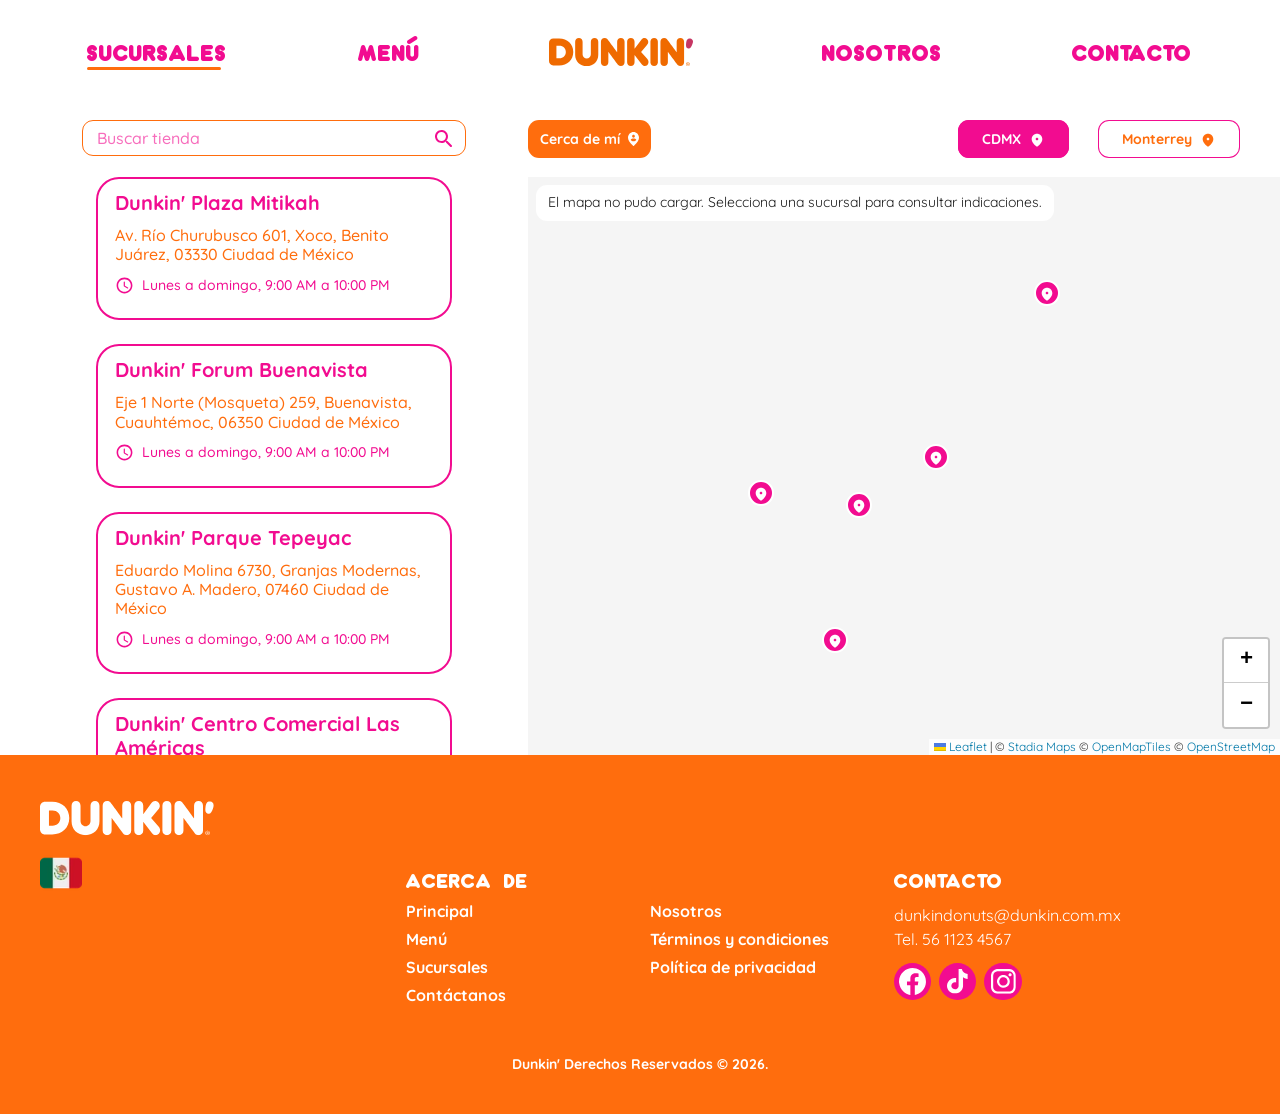
<file: sucursales.html>
<!doctype html>
<html lang="es-MX">
<head>
  <meta charset="utf-8">
  <meta name="viewport" content="width=device-width, initial-scale=1">
  <title>Sucursales | Dunkin’ México</title>
  <meta name="description" content="Explora el mapa y busca sucursales de CDMX y Monterrey en este rediseño académico no oficial de Dunkin México.">
  <link rel="icon" href="data:,">
  <link rel="stylesheet" href="css/tokens.css?v=tipo-final">
  <link rel="stylesheet" href="css/base.css?v=esquema-claro">
  <link rel="stylesheet" href="css/layout.css?v=relato-espacio">
  <link rel="stylesheet" href="css/components.css?v=tipo-final">
  <link rel="stylesheet" href="css/site-header.css?v=hover-sucursal">
  <link rel="stylesheet" href="css/catalog-controls.css?v=tipo-verificado">
  <link rel="stylesheet" href="vendor/leaflet/leaflet.css">
  <link rel="stylesheet" href="css/sucursales.css?v=tipo-verificado">
  <script src="js/city-preference.js" defer></script>
  <script src="js/store-map.js?v=toreo" defer></script>
  <!-- Respaldo local de los datos de visualización de data/sucursales.json. -->
  <script type="application/json" id="store-directory-fallback">
  [
    {"id":"plaza-mitikah","zona":"cdmx","ciudad":"Ciudad de México","nombre":"Dunkin' Plaza Mitikah","direccion":"Av. Río Churubusco 601, Xoco, Benito Juárez, 03330 Ciudad de México","latitud":19.360017,"longitud":-99.1684915,"horarioPublicado":"Lunes a domingo, 9:00 AM a 10:00 PM"},
    {"id":"forum-buenavista","zona":"cdmx","ciudad":"Ciudad de México","nombre":"Dunkin' Forum Buenavista","direccion":"Eje 1 Norte (Mosqueta) 259, Buenavista, Cuauhtémoc, 06350 Ciudad de México","latitud":19.4469957,"longitud":-99.1521347,"horarioPublicado":"Lunes a domingo, 9:00 AM a 10:00 PM"},
    {"id":"parque-tepeyac","zona":"cdmx","ciudad":"Ciudad de México","nombre":"Dunkin' Parque Tepeyac","direccion":"Eduardo Molina 6730, Granjas Modernas, Gustavo A. Madero, 07460 Ciudad de México","latitud":19.4779977,"longitud":-99.099149,"horarioPublicado":"Lunes a domingo, 9:00 AM a 10:00 PM"},
    {"id":"las-americas","zona":"cdmx","ciudad":"Ecatepec de Morelos","nombre":"Dunkin' Centro Comercial Las Américas","direccion":"Av. Central S/N, local PB-24B, Las Américas, 55076 Ecatepec de Morelos, Estado de México","latitud":19.5844066,"longitud":-99.0234269,"horarioPublicado":"Lunes a domingo, 9:00 AM a 9:30 PM"},
    {"id":"toreo-parque-central","zona":"cdmx","ciudad":"Naucalpan de Juárez","nombre":"Dunkin' Toreo Parque Central","direccion":"Boulevard Manuel Ávila Camacho 5, Lomas de Sotelo, 53390 Naucalpan de Juárez, Estado de México","latitud":19.4546883,"longitud":-99.2192761,"horarioPublicado":"Lunes a Domingo (9:00 AM a 9:30 PM)"},
    {"id":"contry","zona":"monterrey","ciudad":"Monterrey","nombre":"Dunkin' Contry","direccion":"Av. Eugenio Garza Sada Sur 602, Arroyo Seco, 64740 Monterrey, N.L.","latitud":25.6389316,"longitud":-100.2860475,"horarioPublicado":"7:00 AM a 10:00 PM"},
    {"id":"park-point","zona":"monterrey","ciudad":"Monterrey","nombre":"Dunkin' Park Point","direccion":"Av. Paseo de los Leones 99, Cumbres Elite, Sector Villas, 64349 Monterrey, N.L.","latitud":25.7384954,"longitud":-100.4050529,"horarioPublicado":"Todos los días, 7:00 AM a 10:00 PM"},
    {"id":"citadel","zona":"monterrey","ciudad":"San Nicolás de los Garza","nombre":"Dunkin' Citadel","direccion":"Av. Miguel Alemán 526A, La Fe, 66477 San Nicolás de los Garza, N.L.","latitud":25.7262201,"longitud":-100.2150351,"horarioPublicado":"8:00 AM a 9:00 PM"},
    {"id":"valle-oriente","zona":"monterrey","ciudad":"Monterrey","nombre":"Dunkin' Valle Oriente","direccion":"Av. Lázaro Cárdenas 1000, Zona Valle Oriente, 64750 Monterrey, N.L.","latitud":25.6380981,"longitud":-100.3142795,"horarioPublicado":"9:00 AM a 9:00 PM"},
    {"id":"alquimia","zona":"monterrey","ciudad":"Monterrey","nombre":"Dunkin' Alquimia","direccion":"Carretera Nacional 3972, 64985 Monterrey, N.L.","latitud":25.5214556,"longitud":-100.2034029,"horarioPublicado":"8:00 AM a 9:00 PM"}
  ]
  </script>
  <link rel="stylesheet" href="css/mobile-menu.css?v=relato-espacio">
  <script src="js/main.js?v=menu-movil-final" defer></script>
</head>
<body class="stores-page">
  <a class="skip-link" href="#contenido">Saltar al contenido</a>

  <header id="site-header" class="site-header">
    <div class="site-header__surface layout-container site-header__container">
      <nav id="site-navigation" class="site-header__nav" aria-label="Navegación principal">
        <a class="site-header__link site-header__link--store" href="sucursales.html" aria-current="page" aria-label="Sucursales">
          <span class="site-header__store-text">SUCURSALES</span>
          <img class="site-header__store-icon" src="assets/icons/sucursal-movil.svg" alt="" width="32" height="32">
        </a>
        <a id="site-header-menu" class="site-header__link site-header__secondary" href="menu-cafe.html">MENÚ</a>
        <a class="site-header__brand" href="index.html" aria-label="Dunkin’, inicio">
          <img src="assets/logos/dunkin-header.svg" alt="" width="144" height="28">
        </a>
        <a id="site-header-about" class="site-header__link site-header__secondary" href="nosotros.html">NOSOTROS</a>
        <a id="site-header-contact" class="site-header__link site-header__secondary" href="#footer-contact">CONTACTO</a>
        <button class="site-header__toggle button--graphic button--primary" type="button" aria-label="Menú"
                aria-controls="mobile-menu" aria-haspopup="dialog" aria-expanded="false" hidden>
          <!-- Geometría original de menu-movil.svg, con los estados cromáticos compartidos. -->
          <svg width="32" height="32" viewBox="0 0 32 32" fill="none" aria-hidden="true" focusable="false">
            <rect class="button__graphic-surface" width="32" height="32" rx="16" />
            <path class="button__graphic-ink" d="M9 9H23M9 16.2593H23M9 23H23" stroke-width="3" stroke-linecap="round" />
          </svg>
        </button>
      </nav>
    </div>
  </header>

  <main id="contenido" class="layout-container layout-grid store-locator" tabindex="-1">
    <h1 class="store-locator__assistive">Sucursales</h1>
    <div class="store-locator__panel">
      <fieldset class="catalog-cities store-locator__cities" aria-label="Ciudad" data-store-city>
        <label class="button button--small button--with-icon button--compact button--compact-flat catalog-cities__choice">
          <input type="radio" name="ciudad-sucursales" value="cdmx" checked>
          CDMX <span class="button__location-icon" aria-hidden="true"></span>
        </label>
        <label class="button button--small button--with-icon button--compact button--compact-flat catalog-cities__choice">
          <input type="radio" name="ciudad-sucursales" value="monterrey">
          Monterrey <span class="button__location-icon" aria-hidden="true"></span>
        </label>
      </fieldset>
      <section class="store-map store-map--interactive" aria-label="Mapa de sucursales">
        <div id="store-map" class="store-map__canvas" data-store-map
             data-tile-url="https://tiles.stadiamaps.com/tiles/alidade_smooth/{z}/{x}/{y}{r}.png"
             data-tile-max-zoom="19"></div>
        <template id="store-map-credit">&copy; <a href="https://stadiamaps.com/attribution/">Stadia Maps</a> &copy; <a href="https://openmaptiles.org/">OpenMapTiles</a> &copy; <a href="https://www.openstreetmap.org/copyright">OpenStreetMap</a></template>
        <p class="store-map__notice" data-map-notice role="status" hidden></p>
      </section>
      <div class="store-locator__tools">
        <form class="catalog-search store-locator__search" role="search" aria-label="Buscar tienda" data-store-search>
          <input type="search" placeholder="Buscar tienda" aria-label="Buscar tienda" name="consulta" aria-controls="store-list">
          <button class="catalog-search__action" type="submit" aria-label="Buscar">
            <img src="assets/icons/menu-cafe/buscar-producto.svg" width="17" height="17" alt="">
          </button>
        </form>
        <button class="button button--secondary button--small button--compact button--compact-flat button--with-icon store-locator__nearby" type="button" data-store-nearby>
          Cerca de mí <span class="store-locator__nearby-icon" aria-hidden="true"></span>
        </button>
      </div>
    </div>
    <section class="store-locator__results" aria-label="Sucursales de CDMX y zona metropolitana">
      <div class="store-locator__scroll" data-store-results role="group" aria-label="Lista de sucursales">
        <p class="store-locator__message" data-store-message role="status">Cargando sucursales…</p>
        <ul id="store-list" class="store-locator__list" data-store-list role="list"></ul>
        <p class="store-locator__assistive" role="status" data-store-count></p>
        <p class="store-locator__message" role="status" data-nearby-message hidden></p>
        <noscript><p class="store-locator__message">Consulta las ubicaciones en el <a href="https://www.dunkin.mx/nearby_stores.aspx">directorio oficial de Dunkin</a>.</p></noscript>
      </div>
    </section>
  </main>

  <footer id="site-footer" class="site-footer">
    <div class="layout-container layout-grid site-footer__inner">
      <div class="site-footer__brand">
        <a href="index.html" aria-label="Dunkin’, inicio">
          <picture>
            <source media="(min-width: 48rem)" srcset="assets/logos/dunkin-footer-escritorio.svg" width="174" height="35">
            <img src="assets/logos/dunkin-footer-movil.svg" width="168" height="33" alt="">
          </picture>
        </a>
        <picture class="site-footer__flag"><source type="image/webp" srcset="assets/images/webp/brand/bandera-mexico-48.webp 48w, assets/images/webp/brand/bandera-mexico-96.webp 96w" sizes="42px"><img src="assets/images/brand/bandera-mexico.png" width="40" height="40" alt="México" loading="lazy"></picture>
      </div>
      <nav class="site-footer__nav" aria-labelledby="footer-about">
        <h2 class="site-footer__heading" id="footer-about">ACERCA DE</h2>
        <ul class="site-footer__links" role="list">
          <li><a href="index.html">Principal</a></li>
          <li><a href="menu-cafe.html">Menú</a></li>
          <li><a href="sucursales.html" aria-current="page">Sucursales</a></li>
          <li><a href="#footer-contact">Contáctanos</a></li>
        </ul>
        <ul class="site-footer__links" role="list">
          <li><a href="nosotros.html">Nosotros</a></li>
          <li><a role="link" aria-disabled="true">Términos y condiciones</a></li>
          <li><a role="link" aria-disabled="true">Política de privacidad</a></li>
        </ul>
      </nav>
      <div class="site-footer__contact">
        <h2 class="site-footer__heading" id="footer-contact">CONTACTO</h2>
        <address>
          <a href="mailto:dunkindonuts@dunkin.com.mx">dunkindonuts@dunkin.com.mx</a>
          <a href="tel:5611234567">Tel. 56 1123 4567</a>
        </address>
        <ul class="site-footer__socials" role="list" aria-label="Redes sociales">
          <li><a class="site-footer__social" aria-label="Facebook" role="link" aria-disabled="true"><picture>
            <source media="(min-width: 48rem)" srcset="assets/icons/facebook-escritorio.svg" width="27" height="27">
            <img src="assets/icons/facebook-movil.svg" width="27" height="27" alt="">
          </picture></a></li>
          <li><a class="site-footer__social" aria-label="TikTok" role="link" aria-disabled="true"><picture>
            <source media="(min-width: 48rem)" srcset="assets/icons/tiktok-escritorio.svg" width="21" height="25">
            <img src="assets/icons/tiktok-movil.svg" width="21" height="24" alt="">
          </picture></a></li>
          <li><a class="site-footer__social" aria-label="Instagram" role="link" aria-disabled="true"><picture>
            <source media="(min-width: 48rem)" srcset="assets/icons/instagram-escritorio.svg" width="25" height="25">
            <img src="assets/icons/instagram-movil.svg" width="24" height="24" alt="">
          </picture></a></li>
        </ul>
      </div>
      <p class="site-footer__copyright">Dunkin' Derechos Reservados © 2026.</p>
    </div>
  </footer>
</body>
</html>
</file>
<file: css/tokens.css>
:root {
  /* Figma: colores, radios, tipografía y medidas de los frames. */
  --color-pink: #F20C90;
  --color-orange: #FF6D0D;
  --color-light-pink: #F76DBC;
  --color-white: #FFFFFF;
  --color-off-white: #F5F5F5;
  --color-dark: #1C1C1C;

  --radius-button: 11px;
  --radius-label: 15px;
  --radius-photo: 25px;

  --font-dunkin-sans: "Dunkin Sans";
  --font-dunkin-regular: "Dunkin Regular";
  --font-quicksand: "Quicksand";
  --weight-regular: 400;
  --weight-semibold: 600;
  --weight-bold: 700;

  /* Escala por función, a 16 px de raíz. */
  --type-secondary: 0.875rem;
  --type-body: 1rem;
  --type-label: var(--type-body);
  --type-label-wide: 1.125rem;
  --type-search: var(--type-body);
  --type-button-compact: var(--type-secondary);
  --type-button-default: var(--type-body);
  --type-button-large: 1.125rem;
  --type-button-primary: var(--type-button-default);
  --type-card-heading: 1.25rem;
  --type-narrative: var(--type-body);
  --type-description: var(--type-body);
  --type-subtitle: 1.5rem;
  --type-product-title: 2.25rem;
  --type-section-title: 3rem;
  --type-nav-desktop: 1.25rem;
  --type-locator: var(--type-subtitle);

  /* Medidas expresivas del prototipo y jerarquía aprobada del pie. */
  --type-hero-mobile: 3rem;
  --type-hero-intro-desktop: 4.061875rem; /* 64.99 px */
  --type-hero-brand-desktop: 7.673125rem; /* 122.77 px */
  --type-featured-mobile: 2.875rem;
  --type-featured-desktop: 5rem;
  --type-campaign-copy-wide: 1.25rem;
  --type-button-compact-constrained: 0.8125rem;
  --type-store-promo: 2.5rem;
  --type-store-promo-min: 2.125rem;
  --type-mobile-menu: 2.875rem;
  --type-mobile-menu-min: 2rem;
  --type-narrative-year-min: 4.75rem;
  --type-narrative-year: 6rem;
  --type-narrative-year-wide: 8rem;
  --type-narrative-campaign-min: 2.375rem;
  --type-narrative-campaign-wide-min: 4.25rem;
  --type-narrative-campaign-wide: 6rem;
  --type-marquee-mobile: 0.9375rem;
  --type-marquee-desktop: 1.25rem;
  --type-footer-heading: var(--type-body);

  --leading-expressive: 1.1;
  --leading-tight: 1.2;
  --leading-secondary: 1.4;
  --leading-copy: 1.5;
  --leading-store-promo: 1.075; /* 43 px a 40 px */
  --leading-marquee-mobile: 1.066667; /* 16 px a 15 px */
  --tracking-featured-copy: -0.019em;
  --tracking-store-promo: -0.04em;

  --reference-desktop: 82.375rem; /* 1318 px */
  --reference-mobile: 25.125rem; /* 402 px */

  /* Propuesta web: espaciado y límite exterior del contenedor. */
  --space-4: 0.25rem;
  --space-8: 0.5rem;
  --space-12: 0.75rem;
  --space-16: 1rem;
  --space-24: 1.5rem;
  --space-32: 2rem;
  --space-40: 2.5rem;
  --space-48: 3rem;
  --space-64: 4rem;
  --space-80: 5rem;
  --space-96: 6rem;

  --gap-icon-text: var(--space-8);
  --gap-title-description: var(--space-16);
  --gap-description-cta: var(--space-24);
  --gap-content-group: var(--space-32);
  --section-space: var(--space-48);

  --container-max: var(--reference-desktop);
  --grid-gutter-wide: 1.25rem;
  --marquee-speed: 42; /* Píxeles por segundo. */
  --brand-label-padding-inline: 1.8125rem; /* 29 px en Figma */
  --target-size: 2.75rem;

  /* Normalizaciones web. Las medidas originales figuran en la guía. */
  --leading-marquee-desktop: 1.5rem;
  --leading-footer-body: 1.25rem;
  --shadow-soft: 0 3px 8px rgba(0, 0, 0, .15);
  --shadow-medium: 0 4px 12px rgba(0, 0, 0, .25);
}

@media (min-width: 48rem) {
  :root {
    --type-description: 1.125rem;
    --type-narrative: var(--type-description);
    --type-footer-heading: var(--type-label-wide);
    --section-space: var(--space-64);
  }
}

@media (min-width: 64rem) {
  :root {
    --type-description: 1.25rem;
    --type-button-primary: var(--type-button-large);
    --gap-title-description: var(--space-24);
    --gap-description-cta: var(--space-32);
    --gap-content-group: var(--space-48);
    --section-space: var(--space-80);
  }
}
</file>
<file: css/base.css>
/* Las tres fuentes .otf locales contienen datos TrueType. */
@font-face {
  font-family: "Dunkin Sans";
  src: url("../assets/fonts/dunkin-sans-regular.otf") format("truetype");
  font-style: normal;
  font-weight: 400;
  font-display: swap;
}

@font-face {
  font-family: "Dunkin Sans";
  src: url("../assets/fonts/dunkin-sans-bold.otf") format("truetype");
  font-style: normal;
  font-weight: 700;
  font-display: swap;
}

@font-face {
  font-family: "Dunkin Regular";
  src: url("../assets/fonts/dunkin-regular.otf") format("truetype");
  font-style: normal;
  font-weight: 400;
  font-display: swap;
}

@font-face {
  font-family: "Quicksand";
  src: url("../assets/fonts/quicksand-variable.ttf") format("truetype");
  font-style: normal;
  font-weight: 300 700;
  font-display: swap;
}

*, *::before, *::after {
  box-sizing: border-box;
}

:root {
  color-scheme: only light;
}

body {
  margin: 0;
  background: var(--color-white);
  color: var(--color-dark);
  font-family: var(--font-quicksand);
  font-size: var(--type-body);
  font-weight: var(--weight-regular);
  font-synthesis: none;
  line-height: var(--leading-copy);
}

:where(h1, h2, h3, p, ul, figure) {
  margin: 0;
}

:where(h1, h2, h3) {
  font-family: var(--font-dunkin-sans);
  font-weight: var(--weight-bold);
  line-height: var(--leading-tight);
  overflow-wrap: anywhere;
}

:where(ul) {
  padding-inline-start: var(--space-24);
}

:where(img) {
  display: block;
  max-inline-size: 100%;
  block-size: auto;
}

:where(a) {
  color: inherit;
  text-decoration: none;
  text-underline-offset: 0.16em;
}

:where(button) {
  color: inherit;
  font: inherit;
}

:focus-visible {
  outline: 2px solid currentColor;
  outline-offset: var(--space-4);
}

.skip-link {
  position: absolute;
  inset-block-start: var(--space-8);
  inset-inline-start: var(--space-8);
  z-index: 11;
  padding: var(--space-8) var(--space-12);
  background: var(--color-white);
  color: var(--color-dark);
  font-weight: var(--weight-bold);
}

.skip-link:not(:focus) {
  clip-path: inset(50%);
}
</file>
<file: css/layout.css>
/* Propuesta web: 4 columnas de base, 8 desde 768 px y 10 desde 1024 px. */
:root {
  --grid-columns: 4;
  --page-gutter: var(--space-24);
  --grid-gap: var(--space-16);
}

@media (min-width: 48rem) {
  :root {
    --grid-columns: 8;
    --page-gutter: var(--space-32);
    --grid-gap: var(--grid-gutter-wide);
  }
}

@media (min-width: 64rem) {
  :root {
    --grid-columns: 10;
    --page-gutter: var(--space-40);
    --grid-gap: var(--grid-gutter-wide);
  }
}

.layout-container {
  inline-size: 100%;
  max-inline-size: var(--container-max);
  margin-inline: auto;
  padding-inline: var(--page-gutter);
}

.layout-grid {
  display: grid;
  grid-template-columns: repeat(var(--grid-columns), minmax(0, 1fr));
  gap: var(--grid-gap);
}

.layout-grid > * {
  min-inline-size: 0;
}

/* Cuatro elementos por fila desde tableta. En 10 columnas, los extremos
   ocupan dos columnas y los elementos centrales ocupan tres. */
.layout-grid--four-up > * {
  grid-column: span 2;
}

@media (min-width: 64rem) {
  .layout-grid--four-up > :is(:nth-child(4n + 2), :nth-child(4n + 3)) {
    grid-column: span 3;
  }
}

.layout-stack {
  display: flex;
  flex-direction: column;
  align-items: start;
  gap: var(--stack-gap, var(--space-16));
}

.layout-cluster {
  display: flex;
  flex-wrap: wrap;
  align-items: center;
  gap: var(--cluster-gap, var(--space-16));
}
</file>
<file: css/components.css>
.button {
  --button-background: transparent;
  --button-color: var(--color-white);
  --button-border: transparent;
  --button-font-size: var(--type-button-primary);
  --button-padding-inline: var(--space-24);

  position: relative;
  display: inline-flex;
  align-items: center;
  justify-content: center;
  min-inline-size: var(--target-size);
  min-block-size: var(--target-size);
  max-inline-size: 100%;
  padding: var(--space-8) var(--button-padding-inline);
  border: 1px solid var(--button-border);
  border-radius: var(--radius-button);
  background: var(--button-display-background, var(--button-background));
  color: var(--button-display-color, var(--button-color));
  font-family: var(--font-quicksand);
  font-size: var(--button-font-size);
  font-weight: var(--weight-bold);
  line-height: var(--leading-tight);
  text-align: center;
  text-decoration: none;
  overflow-wrap: anywhere;
  cursor: pointer;
}

.button--primary {
  --button-background: var(--color-pink);
}

.button--secondary {
  --button-background: var(--color-orange);
}

.button--inverse {
  --button-background: var(--color-white);
  --button-color: var(--color-pink);
}

.button--outline {
  --button-color: var(--color-pink);
  --button-border: var(--color-orange);
}

.button--outline[data-outline="pink"] {
  --button-border: var(--color-pink);
}

.button--small {
  --button-font-size: var(--type-button-compact);
}

.button--large {
  --button-font-size: var(--type-button-large);
}

.button--narrow {
  --button-padding-inline: var(--space-12);
}

.button--compact {
  min-block-size: 0;
  border: 0;
}

.button--compact::before {
  position: absolute;
  inset-inline: 0;
  inset-block: min(0px, calc((100% - var(--target-size)) / 2));
  content: "";
}

.button--compact-flat {
  min-block-size: 2rem;
  padding-block: 0;
}

.button--with-icon {
  gap: var(--gap-icon-text);
}

.button--with-icon img,
.button--icon-only img {
  flex: none;
}

.button--icon-only {
  padding: var(--space-4);
}

.button__location-icon {
  flex: none;
  inline-size: var(--space-24);
  block-size: var(--space-24);
  background-color: currentColor;
  mask: url("../assets/icons/ubicacion.svg") center / contain no-repeat;
}

/* Los botones de icono con arte vectorial conservan su área táctil transparente. */
.button__graphic-surface {
  fill: var(--button-display-background, var(--button-background));
  stroke: var(--button-display-edge, transparent);
  stroke-width: 2px;
}

.button__graphic-ink {
  stroke: var(--button-display-color, var(--button-color, var(--color-white)));
}

@media (hover: hover) and (pointer: fine) {
  :is(.button, .button--graphic) {
    --button-hover-scale: 1.03;
    --button-hover-transition: 250ms ease;
  }

  :is(.button--primary, .button--secondary) {
    --button-hover-background: var(--color-white);
    --button-hover-color: var(--button-background);
    --button-hover-edge: var(--button-background);
  }

  .button--inverse {
    --button-hover-background: var(--color-pink);
    --button-hover-color: var(--color-white);
  }

  .button--outline {
    --button-hover-background: var(--button-border);
    --button-hover-color: var(--color-white);
  }

  :is(.button, .button--graphic):hover:not(:disabled, [aria-disabled="true"]) {
    --button-display-background: var(--button-hover-background, var(--button-background));
    --button-display-color: var(--button-hover-color, var(--button-color, var(--color-white)));
    --button-display-edge: var(--button-hover-edge, transparent);

    scale: var(--button-hover-scale);
  }

  /* El borde superpuesto no cambia el tamaño, incluso si el botón no tiene borde en reposo. */
  .button::after {
    position: absolute;
    inset: 0;
    border: 1px solid var(--button-display-edge, transparent);
    border-radius: inherit;
    pointer-events: none;
    transition: border-color var(--button-hover-transition);
    content: "";
  }

  .button__graphic-surface {
    transition: fill var(--button-hover-transition), stroke var(--button-hover-transition);
  }

  .button__graphic-ink {
    transition: stroke var(--button-hover-transition);
  }

  @media (prefers-reduced-motion: reduce) {
    :is(.button, .button--graphic) {
      --button-hover-scale: 1;
      --button-hover-transition: 0s;
    }
  }
}

:is(.button, .button--graphic, .loop-control):not(:disabled, [aria-disabled="true"]) {
  transition: scale 120ms ease;
}

@media (hover: hover) and (pointer: fine) {
  :is(.button, .button--graphic):not(:disabled, [aria-disabled="true"]) {
    transition: background-color var(--button-hover-transition),
      color var(--button-hover-transition),
      scale var(--button-scale-transition, var(--button-hover-transition));
  }
}

@media (prefers-reduced-motion: no-preference) {
  :is(.button, .button--graphic, .loop-control):active:not(:disabled, [aria-disabled="true"]) {
    --button-scale-transition: 120ms ease;
    scale: .97;
  }
}

@media (prefers-reduced-motion: reduce) {
  .loop-control {
    transition: none;
  }
}

.loop-control {
  display: grid;
  inline-size: var(--target-size);
  block-size: var(--target-size);
  place-items: center;
  padding: 0;
  border: 0;
  border-radius: var(--radius-button);
  background: transparent;
  color: var(--color-pink);
  cursor: pointer;
}

.loop-control[hidden] {
  display: none;
}

.loop-control::before,
.loop-control::after {
  content: "";
  grid-area: 1 / 1;
}

.loop-control::before {
  inline-size: 1.75rem;
  block-size: 1.75rem;
  border: 1px solid currentColor;
  border-radius: 50%;
  background: var(--color-white);
}

.loop-control::after {
  inline-size: 0.625rem;
  block-size: 0.75rem;
  border-inline: 0.1875rem solid currentColor;
}

.loop-control[data-paused]::after {
  border: 0;
  background: currentColor;
  clip-path: polygon(0 0, 100% 50%, 0 100%);
  translate: 1px 0;
}

.loop-control:focus-visible {
  outline-offset: -2px;
}

:is(.button, .store-locator-link):focus-visible {
  outline: 2px solid var(--color-dark);
  outline-offset: 2px;
  box-shadow: 0 0 0 2px var(--color-white);
}

.button:disabled {
  opacity: 0.55;
  cursor: default;
}

@media (forced-colors: active) {
  :is(.button, .store-locator-link):focus-visible {
    outline-color: Highlight;
  }
}

.store-locator-banner {
  background: var(--color-pink);
}

.store-locator-link {
  display: flex;
  justify-content: center;
  align-items: center;
  gap: 0.5625rem;
  min-block-size: var(--space-64);
  inline-size: 100%;
  padding-inline: var(--space-16);
  color: var(--color-off-white);
  font-size: var(--type-locator);
  font-weight: var(--weight-bold);
  line-height: var(--leading-tight);
  text-align: center;
  text-decoration: none;
}

.store-locator-link img {
  flex: none;
}

.store-locator-link:focus-visible {
  outline-offset: -4px;
  box-shadow: inset 0 0 0 2px var(--color-white);
}

@media (min-width: 64rem) {
  .store-locator-link {
    gap: 0.8125rem;
  }
}

@media (hover: hover) and (pointer: fine) {
  .store-locator-link[href]:hover {
    background-color: var(--color-orange);
  }
}

.brand-label {
  --label-color: var(--color-pink);

  display: inline-block;
  padding: var(--space-8) var(--brand-label-padding-inline);
  border-radius: var(--radius-label);
  background: var(--label-color);
  color: var(--color-white);
  font-size: var(--type-marquee-mobile);
  font-weight: var(--weight-bold);
  line-height: var(--leading-marquee-mobile);
}

.brand-label--orange {
  --label-color: var(--color-orange);
}

@media (min-width: 64rem) {
  .brand-label {
    font-size: var(--type-marquee-desktop);
    line-height: var(--leading-marquee-desktop);
  }
}

.category-link {
  display: flex;
  flex-direction: column;
  align-items: center;
  gap: var(--category-gap, var(--space-12));
  min-block-size: var(--target-size);
  text-align: center;
  text-decoration: none;
}

.category-label {
  color: var(--color-pink);
  font-size: var(--type-label);
  font-weight: var(--weight-bold);
  line-height: var(--leading-tight);
}

@media (min-width: 64rem) {
  .category-label {
    font-size: var(--type-label-wide);
  }
}

/* Movimiento compartido de las imágenes de categorías y del catálogo. */
@media (hover: hover) and (pointer: fine) {
  .category-link:hover .category-label,
  .product-card:hover .product-card__name {
    color: var(--color-orange);
  }

  .category-link:hover .category-link__image.image-shadow {
    --image-shadow: var(--shadow-medium);
  }

  .product-card:hover .product-card__image {
    filter: drop-shadow(var(--shadow-soft));
  }

  @media (prefers-reduced-motion: no-preference) {
    :is(.category-label, .product-card__name) {
      transition: color 250ms ease-out;
    }

    :is(.category-link__image, .product-card__image) {
      transition: scale 250ms ease-out, translate 250ms ease-out, filter 250ms ease-out;
    }

    .category-link:hover .category-link__image,
    .product-card:hover:not(:active) .product-card__image {
      scale: 1.05;
      translate: 0 -6px;
    }
  }
}

.photo {
  border-radius: var(--radius-photo);
}

.image-shadow {
  --image-shadow: var(--shadow-soft);
}

.image-shadow--medium {
  --image-shadow: var(--shadow-medium);
}

.image-shadow:not(.image-shadow--alpha) {
  box-shadow: var(--image-shadow);
}

.image-shadow--alpha {
  filter: drop-shadow(var(--image-shadow));
}

.site-footer {
  background: var(--color-orange);
  color: var(--color-white);
  font-size: var(--type-body);
  line-height: var(--leading-footer-body);
}

.site-footer__inner {
  row-gap: var(--space-12);
  padding-block: 1.25rem 1.375rem;
}

.site-footer__inner > * {
  grid-column: 1 / -1;
}

.site-footer__brand {
  display: flex;
  align-items: center;
  justify-content: space-between;
  padding-inline-end: var(--space-16);
}

.site-footer__flag {
  flex: none;
  inline-size: 2.5rem;
}

.site-footer__heading {
  font-size: var(--type-footer-heading);
  font-weight: var(--weight-regular);
  line-height: var(--leading-tight);
}

.site-footer__nav {
  display: grid;
  grid-template-columns: repeat(2, minmax(0, 1fr));
  column-gap: var(--grid-gap);
  row-gap: var(--space-8);
}

.site-footer__nav .site-footer__heading {
  grid-column: 1 / -1;
}

.site-footer__links,
.site-footer__socials {
  list-style: none;
  padding: 0;
}

.site-footer__links {
  display: grid;
  align-content: start;
  gap: var(--space-4);
  font-weight: var(--weight-bold);
}

.site-footer a {
  text-decoration: none;
}

.site-footer address {
  display: grid;
  justify-items: start;
  margin-block-start: var(--space-4);
  font-style: normal;
  overflow-wrap: anywhere;
}

.site-footer__socials {
  display: flex;
  flex-wrap: wrap;
  gap: var(--space-8);
  margin-block-start: var(--space-12);
}

.site-footer__social {
  display: grid;
  inline-size: 2.25rem;
  aspect-ratio: 1;
  place-items: center;
  border-radius: 50%;
  background: var(--color-pink);
}

.site-footer__copyright {
  font-size: var(--type-secondary);
  line-height: var(--leading-secondary);
  margin-block-start: var(--space-4);
  font-weight: var(--weight-bold);
}

@media (hover: hover) and (pointer: fine) {
  .site-footer :is(nav, address) a[href]:hover {
    text-decoration: underline;
  }

  .site-footer__social {
    transition: scale 250ms ease;
  }

  .site-footer__social:hover {
    scale: 1.03;
  }
}

@media (prefers-reduced-motion: reduce) {
  .site-footer__social {
    transition: none;
  }

  .site-footer__social:hover {
    scale: 1;
  }
}

@media (min-width: 48rem) {
  .site-footer__inner {
    min-block-size: 22.25rem;
    padding-block: 2.875rem var(--space-40);
    row-gap: var(--space-48);
  }

  .site-footer__brand {
    grid-column: 1 / span 2;
    flex-direction: column;
    align-items: start;
    justify-content: start;
    gap: var(--space-16);
    padding-inline-end: 0;
  }

  .site-footer__brand picture img {
    inline-size: 10.875rem;
  }

  .site-footer__flag {
    inline-size: 2.625rem;
  }

  .site-footer__nav {
    grid-column: 3 / span 3;
  }

  .site-footer__contact {
    grid-column: 6 / -1;
  }

  .site-footer__nav,
  .site-footer__contact {
    padding-block-start: 4.25rem;
  }

  .site-footer address {
    margin-block-start: var(--space-12);
  }

  .site-footer__social {
    inline-size: 2.3275rem;
  }

  .site-footer__copyright {
    align-self: end;
    margin: 0;
    text-align: center;
  }
}

@media (min-width: 64rem) {
  .site-footer {
    line-height: var(--leading-copy);
  }

  .site-footer__brand {
    grid-column: 1 / span 3;
  }

  .site-footer__nav {
    grid-column: 4 / span 4;
  }

  .site-footer__contact {
    grid-column: 8 / -1;
  }
}

@media (width < 48rem) {
  .site-footer :is(nav, address) a[href] {
    display: flex;
    align-items: center;
    min-block-size: var(--target-size);
  }

  .site-footer__links {
    gap: 0;
  }

  .site-footer__links a {
    display: flex;
    align-items: center;
    min-block-size: var(--target-size);
  }
}
</file>
<file: css/site-header.css>
:root {
  --site-header-reserve: var(--space-64);
  scroll-padding-block-start: var(--site-header-reserve);
}

@media (min-width: 64rem) {
  :root {
    --site-header-reserve: 6.6875rem;
  }
}

.site-header {
  position: sticky;
  z-index: 10;
  inset-block-start: 0;
  block-size: var(--site-header-reserve);
  pointer-events: none;
}

.site-header__surface {
  background: var(--color-white);
  pointer-events: auto;
  max-inline-size: none;
}

/* The reserved shell preserves the document position while the visible surface contracts. */
.site-header__nav {
  transition: padding-block 250ms ease;
}

.site-header .site-header__link[aria-disabled="true"] {
  text-decoration: none;
  cursor: default;
}

@media (prefers-reduced-motion: reduce) {
  .site-header__nav {
    transition: none;
  }
}

.site-header__nav {
  display: grid;
  align-items: center;
  color: var(--color-pink);
  font-family: var(--font-dunkin-sans);
  font-size: var(--type-nav-desktop);
  font-weight: var(--weight-bold);
  line-height: var(--leading-tight);
}

.site-header__nav > :is(a, button) {
  display: inline-flex;
  align-items: center;
  min-block-size: var(--target-size);
  text-decoration: none;
}

@media (hover: hover) and (pointer: fine) {
  .site-header__link:not([aria-current]):hover {
    color: var(--color-orange);
  }
}

.site-header__nav > .site-header__toggle,
.site-header__store-icon {
  display: none;
}

.site-header__toggle {
  justify-content: center;
  inline-size: var(--target-size);
  padding: 0;
  border: 0;
  background: transparent;
  cursor: pointer;
}

@media (width < 48rem) {
  .site-header__container {
    /* El área táctil de 44 px añade 6 px al icono y deja un margen visual de 22 px. */
    padding-inline: var(--space-16);
  }
}

@media (width < 64rem) {
  .site-header__nav {
    grid-template-columns: minmax(var(--target-size), 1fr) auto minmax(var(--target-size), 1fr);
    grid-template-rows: minmax(var(--target-size), auto);
    padding-block: .625rem;
  }

  .site-header[data-condensed] .site-header__nav {
    padding-block: .3125rem;
  }

  .site-header__link--store,
  .site-header__brand,
  .site-header__toggle {
    grid-row: 1;
  }

  .site-header__link--store {
    grid-column: 1;
    justify-content: center;
    justify-self: start;
    inline-size: var(--target-size);
  }

  .site-header__store-icon {
    display: block;
  }

  .site-header__store-text,
  .site-header__nav[data-menu="ready"] > .site-header__secondary {
    display: none;
  }

  .site-header__brand {
    grid-column: 2;
  }

  .site-header__nav > .site-header__toggle:not([hidden]) {
    display: inline-flex;
    grid-column: 3;
    justify-self: end;
  }

  .site-header__secondary {
    grid-column: 1 / -1;
    justify-self: start;
  }
}

@media (min-width: 64rem) {
  .site-header__nav {
    /* Cajas originales de Figma. El espacio entre ellas se reduce al estrechar la ventana. */
    grid-template-columns: 8.875rem 3.875rem 9rem 7.5625rem 7.5625rem;
    justify-content: space-between;
    max-inline-size: 69.125rem;
    margin-inline: auto;
    padding-block: 30px 33px;
  }

  .site-header__link {
    justify-self: start;
    white-space: nowrap;
  }
}

@media (min-width: 64rem) {
  .site-header[data-condensed] .site-header__nav {
    padding-block: 1rem 1.0625rem;
  }
}

.site-header__link[aria-current] {
  position: relative;
}

.site-header__link[aria-current]::after {
  position: absolute;
  inset-block-end: var(--space-4);
  inset-inline-start: -3px;
  inline-size: 65px;
  block-size: 3px;
  background: url("../assets/icons/menu-cafe/subrayado-menu.svg") center no-repeat;
  content: "";
  pointer-events: none;
}

@media (width < 64rem) {
  .site-header__link--store[aria-current]::after {
    inset-inline-start: 50%;
    translate: -50% 0;
  }
}
</file>
<file: css/menu-categories.css>
.menu-categories {
  /* El botón compartido conserva su área táctil de 44 px, centrada en la posición de Figma. */
  padding-block: var(--space-32) 1.03125rem;
}

.menu-categories__inner {
  --stack-gap: var(--space-32);

  align-items: center;
}

.menu-category-grid {
  inline-size: 100%;
  max-inline-size: 21.204875rem;
  margin-inline: auto;
  padding: 0;
  list-style: none;
  /* Las dos filas de Figma comparten una retícula de dos columnas. */
  grid-template-columns: minmax(0, 147fr) minmax(0, 166fr);
  align-items: end;
  gap: 0 1.642375rem;
}

.menu-category-grid > li {
  inline-size: min(100%, var(--category-width, 100%));
  justify-self: center;
}

/* Las medidas las fija la retícula, independientemente de la densidad seleccionada. */
.menu-category-grid .category-link > picture {
  inline-size: 100%;
}

.menu-category-grid .category-link__image {
  inline-size: 100%;
  block-size: auto;
  aspect-ratio: var(--category-image-ratio);
}

.menu-category--cold {
  --category-image-ratio: 1182 / 1330;
  --category-width: 8.642375rem;
  --category-gap: 1.125rem;
  --category-label-height: 1.1875rem;
}

.menu-category--donuts {
  --category-image-ratio: 1536 / 1024;
  --category-width: 10.375rem;
  --category-gap: 0.9375rem;
  --category-label-height: 2.3125rem;
  --category-label-width: 6.9375rem;
}

.menu-category--coffee {
  --category-image-ratio: 1145 / 1374;
  --category-width: 9.1875rem;
  --category-gap: 0.375rem;
}

.menu-category--breakfast {
  --category-image-ratio: 1536 / 1024;
  --category-width: 8.6875rem;
  --category-gap: 1.6875rem;
}

.menu-category-grid .category-label {
  max-inline-size: var(--category-label-width, 100%);
  min-block-size: var(--category-label-height, 0);
}

.menu-category--cold .category-link__image {
  margin-block: 0.5px;
  rotate: -0.41deg;
}

@media (min-width: 48rem) {
  .menu-categories {
    padding-block: 1.6875rem 1.65625rem;
  }

  .menu-categories__inner {
    --stack-gap: var(--space-40);
  }

  .menu-category-grid {
    max-inline-size: 61.1875rem;
    grid-template-columns: minmax(0, 9.284625rem) minmax(0, 11.146rem)
      minmax(0, 9.87025rem) minmax(0, 9.333125rem);
    justify-content: space-between;
    column-gap: var(--space-16);
  }

  .menu-category-grid > li {
    inline-size: 100%;
  }

  .menu-category--cold {
    --category-gap: 1.208625rem;
    --category-label-height: 1.27575rem;
  }

  .menu-category--donuts {
    --category-gap: 1.0071875rem;
    --category-label-height: 2.484375rem;
    --category-label-width: 7.4530625rem;
  }

  .menu-category--coffee {
    --category-gap: 0.402875rem;
  }

  .menu-category--breakfast {
    --category-gap: 1.8129375rem;
  }
}
</file>
<file: css/product-card.css>
.product-card {
  --product-media-width: var(--product-width-mobile);
  --product-label-size: var(--type-label);

  display: grid;
  justify-items: center;
  row-gap: 1px;
  min-inline-size: 0;
  color: var(--color-pink);
  font-family: var(--font-quicksand);
  font-size: var(--product-label-size);
  font-weight: var(--weight-bold);
  line-height: var(--leading-tight);
  text-align: center;
  text-decoration: none;
}

.product-card--latte,
.product-card--cold-brew {
  --product-width-mobile: 6.5rem;
  --product-width-wide: 7.465625rem;
  --product-ratio: 1024 / 1536;
}

.product-card--cappuccino {
  --product-width-mobile: 7.625rem;
  --product-width-wide: 8.75775rem;
  --product-ratio: 1199 / 1312;
}

.product-card--mocha {
  --product-width-mobile: 7.75rem;
  --product-width-wide: 8.901375rem;
  --product-ratio: 1225 / 1284;
}

.product-card--macchiato {
  --product-width-mobile: 7.6875rem;
  --product-width-wide: 8.8295625rem;
  --product-ratio: 1210 / 1300;
}

.product-card--americano {
  --product-width-mobile: 7.8125rem;
  --product-width-wide: 8.973125rem;
  --product-ratio: 1237 / 1271;
}

.product-card--decaf,
.product-card--espresso {
  --product-width-mobile: 8.3125rem;
  --product-width-wide: 9.5474375rem;
  --product-ratio: 1312 / 1199;
}

.product-card__media {
  display: block;
  align-self: end;
  inline-size: min(100%, var(--product-media-width));
  aspect-ratio: var(--product-ratio);
}

.product-card__image {
  inline-size: 100%;
  block-size: 100%;
  object-fit: contain;
}

.product-card__name {
  align-self: start;
  overflow-wrap: anywhere;
}

.product-card:focus-visible {
  outline: 2px solid var(--color-dark);
  outline-offset: 3px;
}

@media (min-width: 48rem) {
  .product-card {
    --product-media-width: var(--product-width-wide);
  }
}

@media (min-width: 64rem) {
  .product-card {
    --product-label-size: var(--type-label-wide);
  }
}

@media (prefers-reduced-motion: no-preference) {
  .product-card:active .product-card__image {
    scale: .97;
  }
}
</file>
<file: css/catalog-controls.css>
.catalog-controls-row {
  display: grid;
  gap: var(--space-16);
}

@media (min-width: 48rem) {
  .catalog-controls-row {
    grid-template-columns: minmax(0, 1fr) max-content;
    align-items: center;
    gap: var(--space-24);
  }

  .catalog-controls-row .catalog-cities {
    flex-wrap: nowrap;
  }
}

.catalog-search {
  display: flex;
  align-items: center;
  min-block-size: var(--space-32);
  padding-inline-start: .875rem;
  border: 1px solid var(--color-orange);
  border-radius: var(--radius-button);
}

.catalog-search input,
.catalog-search__action {
  block-size: var(--target-size);
  margin-block: calc((var(--space-32) - var(--target-size) - 2px) / 2);
  padding: 0;
  border: 0;
  background: transparent;
}

.catalog-search input {
  flex: auto;
  min-inline-size: 0;
  color: var(--color-dark);
  font-family: inherit;
  font-size: var(--type-search);
  line-height: var(--leading-tight);
  font-weight: 500;
}

.catalog-search input::placeholder {
  color: var(--color-light-pink);
  opacity: 1;
}

.catalog-search input::-webkit-search-cancel-button {
  appearance: none;
}

.catalog-search input:focus-visible {
  outline: none;
}

.catalog-search:has(input:focus-visible),
.catalog-search__action:focus-visible,
.catalog-cities__choice:has(input:focus-visible),
.catalog-empty__restore:focus-visible {
  outline: 2px solid var(--color-dark);
  outline-offset: 2px;
}

.catalog-search__action {
  display: grid;
  flex: none;
  place-items: center;
  inline-size: var(--target-size);
  border-radius: var(--radius-button);
  color: var(--color-pink);
  font-size: var(--type-card-heading);
  line-height: var(--leading-tight);
  cursor: pointer;
}

.catalog-search__action[hidden],
.catalog-empty[hidden] {
  display: none;
}

.catalog-search__action:active,
.catalog-empty__restore:active {
  background: var(--color-off-white);
}

.catalog-search__status,
.catalog-cities input {
  position: absolute;
  inline-size: 1px;
  block-size: 1px;
  margin: 0;
  overflow: hidden;
  clip-path: inset(50%);
}

.catalog-cities {
  display: flex;
  flex-wrap: wrap;
  gap: .6875rem;
  min-inline-size: 0;
  margin: 0;
  padding: 0;
  border: 0;
}

.catalog-cities__choice {
  --button-background: var(--color-white);
  --button-color: var(--color-orange);
  --button-hover-background: var(--color-pink);
  --button-hover-color: var(--color-white);

  box-shadow: inset 0 0 0 1px var(--color-pink);
}

.catalog-cities__choice:has(input:checked) {
  --button-background: var(--color-pink);
  --button-color: var(--color-white);
  --button-hover-background: var(--color-white);
  --button-hover-color: var(--color-pink);
}

.catalog-cities__choice .button__location-icon {
  inline-size: var(--space-16);
  block-size: var(--space-16);
}

.catalog-cities__choice .button__location-icon--monterrey {
  mask-image: url("../assets/icons/menu-cafe/ubicacion-monterrey.svg");
}

.catalog-empty {
  display: grid;
  justify-items: center;
  gap: var(--space-8);
  margin-block-start: var(--space-32);
  text-align: center;
}

.catalog-empty h2,
.catalog-empty__restore {
  color: var(--color-pink);
}

.catalog-empty__restore {
  min-block-size: var(--target-size);
  padding-inline: var(--space-12);
  border: 0;
  border-radius: var(--radius-button);
  background: transparent;
  font-weight: var(--weight-bold);
  cursor: pointer;
}

@media (hover: hover) and (pointer: fine) {
  .catalog-empty__restore:hover {
    color: var(--color-orange);
  }
}

.catalog-category-rail {
  margin-block-start: .6875rem;
  padding-block: var(--space-8);
  overflow-x: auto;
  scrollbar-width: none;
}

.catalog-category-rail:focus-visible {
  outline-offset: -2px;
}

.catalog-category-rail-list {
  display: flex;
  align-items: end;
  gap: var(--space-8);
  min-block-size: 10.9375rem;
  inline-size: max-content;
  margin: 0;
  padding: 0 var(--space-24) 0 0;
  list-style: none;
}

.catalog-category-rail-list > li {
  flex: none;
  inline-size: var(--rail-category-width);
}

.catalog-category-rail-list .category-link {
  gap: var(--rail-label-gap);
}

.catalog-category-rail-list picture,
.catalog-category-rail-list .category-link__image {
  inline-size: 100%;
}

.catalog-category-rail-list .category-link__image {
  aspect-ratio: var(--category-image-ratio);
}

.catalog-category-rail-list .category-label {
  max-inline-size: var(--rail-label-width, 100%);
  font-size: var(--type-label);
}

.catalog-category-rail-list .menu-category--cold {
  --rail-category-width: 7rem;
  --rail-label-width: 5.75rem;
  --rail-label-gap: .9375rem;
}

.catalog-category-rail-list .menu-category--donuts {
  --rail-category-width: 8.4375rem;
  --rail-label-width: 6.5rem;
  --rail-label-gap: 1.4375rem;
}

.catalog-category-rail-list .menu-category--coffee {
  --rail-category-width: 7.0625rem;
  --rail-label-gap: var(--space-16);
}

.catalog-category-rail-list .menu-category--breakfast {
  --rail-category-width: 7.9375rem;
  --rail-label-gap: 2.125rem;
}
</file>
<file: css/menu-cafe.css>
.menu-cafe__products[hidden],
.menu-cafe__products > [hidden] {
  display: none;
}

.menu-cafe {
  display: flex;
  flex-direction: column;
  min-block-size: 100vh;
}

.menu-cafe__main {
  --menu-catalog-width: 67.875rem;

  flex: 1;
}

.menu-cafe .site-header {
  flex: none;
}

.menu-cafe__category-row {
  display: none;
}

.menu-cafe__catalog {
  padding-block: 2.8125rem var(--section-space);
}

.menu-cafe__catalog h1 {
  color: var(--color-pink);
  font-size: var(--type-section-title);
  text-align: center;
}

.menu-cafe__products {
  max-inline-size: var(--menu-catalog-width);
  margin-inline: auto;
  display: grid;
  grid-template-columns: repeat(2, minmax(0, 1fr));
  column-gap: var(--grid-gap);
  row-gap: 3.625rem;
  margin-block: var(--space-16) 0;
  padding: 0;
  list-style: none;
}

@media (min-width: 48rem) {
  .menu-cafe__categories .catalog-category-rail {
    display: none;
  }

  .menu-cafe__category-row {
    display: block;
    padding-block-start: .9375rem;
  }

  .menu-cafe__catalog {
    padding-block-start: 5.8125rem;
  }

  .menu-cafe__products {
    grid-template-columns: repeat(3, minmax(0, 1fr));
    margin-block-start: var(--space-24);
  }
}

@media (min-width: 64rem) {
  .menu-cafe__products {
    grid-template-columns: repeat(4, minmax(0, 1fr));
    row-gap: 4.625rem;
  }
}

.menu-cafe__products > :is(.product-card, .menu-cafe__linked-product) {
  /* Las imágenes terminan juntas y todos los nombres arrancan en la misma línea. */
  grid-row: span 2;
  grid-template-rows: subgrid;
}

.menu-cafe__linked-product {
  display: grid;
}

.menu-cafe__linked-product > .product-card {
  grid-row: 1 / -1;
  grid-template-rows: subgrid;
}

@media (min-width: 48rem) {
  .menu-cafe__filters {
    max-inline-size: min(var(--container-max), calc(var(--menu-catalog-width) + 2 * var(--page-gutter)));
    margin-block-start: var(--space-24);
  }
}
</file>
<file: css/mobile-menu.css>
:root:has(.mobile-menu[open]) {
  overflow: hidden;
}

.mobile-menu {
  --mobile-menu-duration: 300ms;

  position: fixed;
  inset: 0;
  inline-size: 100%;
  max-inline-size: none;
  block-size: 100dvh;
  max-block-size: none;
  margin: 0;
  padding: 0;
  border: 0;
  background: var(--color-pink);
  color: var(--color-white);
  overscroll-behavior: contain;
  overflow: auto;
}

.mobile-menu::backdrop {
  background: transparent;
}

.mobile-menu[open] {
  animation: mobile-menu-enter var(--mobile-menu-duration) ease-out both;
}

.mobile-menu[open][data-closing] {
  animation: mobile-menu-exit var(--mobile-menu-duration) ease-out both;
}

@keyframes mobile-menu-enter {
  from { opacity: 0; }
  to { opacity: 1; }
}

@keyframes mobile-menu-exit {
  from { opacity: 1; }
  to { opacity: 0; }
}

.mobile-menu__layout {
  display: grid;
  grid-template-rows: auto 1fr auto;
  min-block-size: 100%;
}

.mobile-menu__top {
  display: flex;
  justify-content: space-between;
  align-items: center;
  padding: max(3px, env(safe-area-inset-top)) 1.125rem 0 var(--space-24);
}

.mobile-menu__home,
.mobile-menu__close,
.mobile-menu__social span {
  display: inline-flex;
  align-items: center;
  justify-content: center;
  min-inline-size: var(--target-size);
  min-block-size: var(--target-size);
}

.mobile-menu__home {
  gap: var(--gap-icon-text);
  padding-inline: .625rem;
  color: var(--color-off-white);
  font: var(--weight-bold) var(--type-body) / var(--leading-tight) var(--font-quicksand);
  text-decoration: none;
}

.mobile-menu__home img {
  rotate: 180deg;
}

.mobile-menu__close {
  padding: 0;
  border: 0;
  background: transparent;
  cursor: pointer;
}

.mobile-menu__close img {
  inline-size: 18.3422px;
}

.mobile-menu__links {
  display: grid;
  align-content: center;
  padding-block: var(--space-12) clamp(var(--space-12), 4dvh, 2.5rem);
}

.mobile-menu__links a {
  display: grid;
  min-block-size: clamp(3.5rem, 11.6dvh, 5.9375rem);
  padding-inline: var(--space-8);
  place-items: center;
  color: var(--color-white);
  font: var(--weight-bold) clamp(var(--type-mobile-menu-min), 11.45vw, var(--type-mobile-menu)) / var(--leading-tight) var(--font-dunkin-sans);
  text-align: center;
  text-decoration: none;
  transition: background-color var(--mobile-menu-duration) ease-out;
}

@media (hover: hover) and (pointer: fine) {
  .mobile-menu__links a:hover {
    background-color: var(--color-orange);
  }
}

.mobile-menu__links a:active {
  background-color: var(--color-orange);
}

.mobile-menu :is(a, button):focus-visible {
  outline: 2px solid var(--color-dark);
  outline-offset: -4px;
  box-shadow: inset 0 0 0 6px var(--color-white);
}

.mobile-menu__social {
  display: flex;
  justify-content: center;
  gap: 3px;
  margin: 0;
  padding: 0 0 max(1.875rem, env(safe-area-inset-bottom));
  list-style: none;
}

.mobile-menu__social li:nth-child(2) img {
  inline-size: 26.052px;
  block-size: auto;
}

.mobile-menu__social li:nth-child(3) img {
  inline-size: 20.1104px;
  block-size: auto;
}

@media (max-height: 28rem) {
  .mobile-menu__social {
    padding-block-end: var(--space-8);
  }
}

@media (prefers-reduced-motion: reduce) {
  .mobile-menu[open],
  .mobile-menu[open][data-closing] {
    animation: none;
  }

  .mobile-menu__links a {
    transition: none;
  }
}
</file>
<file: css/landing-loops.css>
.brand-marquee {
  display: grid;
  grid-template-columns: minmax(0, 1fr);
  gap: var(--space-16);
  padding-block-start: var(--space-32);
}

.loop-window {
  overflow: clip;
}

.loop-track,
.loop-sequence {
  display: flex;
  inline-size: max-content;
}

.loop-sequence {
  flex: none;
  gap: var(--loop-gap);
  margin: 0;
  padding: 0 var(--loop-gap) 0 0;
  list-style: none;
}

.brand-marquee .loop-window {
  --loop-gap: 0.6875rem;
  --loop-speed: var(--marquee-speed);
}

.brand-marquee__desktop,
.news-gallery__desktop {
  display: none;
}

.brand-marquee .brand-label {
  white-space: nowrap;
}

.news-gallery {
  --gallery-speed: 18;
  position: relative;
  padding-block-start: 1.75rem;
}

.news-gallery__title {
  margin-block-end: 1.15rem;
  color: var(--color-pink);
  font-size: min(var(--type-section-title), 12vw);
  text-align: center;
}

.news-gallery__columns {
  --loop-gap: var(--space-24);
  --loop-speed: var(--gallery-speed);
  display: grid;
  grid-template-columns: minmax(0, 169fr) minmax(0, 173fr);
  column-gap: var(--space-12);
  max-inline-size: 32rem;
  margin-inline: auto;
  container-type: inline-size;
}

.news-gallery__column {
  --column-height: min(calc(512 * 100cqw / 354), 40rem);
  --column-shift: calc(6 * 100cqw / 354);
  block-size: calc(var(--column-height) - var(--column-shift));
  margin-block-start: var(--column-shift);
}

.news-gallery__column--right {
  --column-shift: 0px;
  --loop-start: calc(107 * 100cqw / 354);
}

.news-gallery__column .loop-track,
.news-gallery__column .loop-sequence {
  flex-direction: column;
  inline-size: 100%;
  align-items: flex-start;
}

.news-gallery__column--right .loop-sequence {
  align-items: flex-end;
}

.news-gallery__column .loop-sequence {
  padding: 0 0 var(--loop-gap);
}

.news-gallery__photo {
  flex: none;
  position: relative;
  overflow: clip;
  inline-size: var(--photo-width);
  aspect-ratio: var(--photo-ratio);
  border-radius: var(--radius-photo);
}

.news-gallery__photo img {
  position: absolute;
  inset-block-start: 0;
  inset-inline-start: var(--crop-start, 0%);
  inline-size: var(--crop-width, 100%);
  max-inline-size: none;
  block-size: 100%;
  object-fit: cover;
  user-select: none;
  pointer-events: none;
}

.news-gallery__photo--break {
  --crop-width: 187%;
  --crop-start: -14.2%;
}

.news-gallery__motion {
  position: absolute;
  z-index: 1;
  inset-block-end: var(--space-4);
  inset-inline-end: max(var(--page-gutter), calc((100% - 32rem) / 2));
}

@media (min-width: 48rem) {
  .brand-marquee__mobile,
  .news-gallery__mobile {
    display: none;
  }

  .brand-marquee__desktop,
  .news-gallery__desktop {
    display: block;
  }

  .brand-marquee {
    padding-block-start: 2.1875rem;
  }

  .brand-marquee__desktop.loop-window {
    --loop-gap: 1.125rem;
    --loop-start: 3.25rem;
  }

  .news-gallery {
    padding-block-start: 2.1875rem;
  }

  .news-gallery__title {
    margin-block-end: 2.775rem;
  }

  .news-gallery__motion {
    inset-inline-end: var(--page-gutter);
  }

  .news-gallery__desktop {
    --loop-gap: 2.1875rem;
    --loop-speed: var(--gallery-speed);
    --loop-start: 7.125rem;
    cursor: grab;
    touch-action: pan-y pinch-zoom;
  }

  .news-gallery__desktop:focus-visible {
    outline-offset: -4px;
  }

  .news-gallery__desktop[data-dragging] {
    cursor: grabbing;
    user-select: none;
  }

  .news-gallery__desktop .loop-sequence {
    align-items: center;
  }
}

@media (prefers-reduced-motion: reduce) {
  .news-gallery__column {
    block-size: auto;
    overflow: visible;
  }

  .news-gallery__column .loop-sequence[aria-hidden="true"] {
    display: none;
  }
}

.loop-track {
  transform: translateX(calc(-1 * var(--loop-start, 0px)));
}

[data-axis="y"] > .loop-track {
  transform: translateY(calc(-1 * var(--loop-start, 0px)));
}

@media (prefers-reduced-motion: reduce) {
  .news-gallery__column .loop-track {
    transform: none !important;
  }
}

@media (prefers-reduced-motion: reduce) {
  .brand-marquee {
    padding-inline: var(--page-gutter);
  }

  .brand-marquee .loop-track,
  .brand-marquee .loop-sequence {
    inline-size: 100%;
    flex-wrap: wrap;
    justify-content: center;
    padding: 0;
  }

  .brand-marquee .loop-track {
    transform: none !important;
  }

  .brand-marquee .loop-sequence[aria-hidden="true"] {
    display: none;
  }

  .brand-marquee .brand-label {
    white-space: normal;
    text-align: center;
    overflow-wrap: anywhere;
  }
}
</file>
<file: css/nosotros.css>
.about-story {
  overflow: clip;
}

.about-story__assistive {
  position: absolute;
  inline-size: 1px;
  block-size: 1px;
  overflow: hidden;
  clip-path: inset(50%);
  white-space: nowrap;
}

.about-narrative {
  --about-donut-size: min(78vw, 18.5rem, 44svh);
  --about-finale-copy: 8.5rem;
  --about-finale-height: max(27rem, calc(var(--about-finale-copy) + var(--about-donut-size) + var(--space-40)));
  --about-finale-inset: calc((var(--about-finale-height) - var(--about-finale-copy) - var(--about-donut-size)) / 2);

  position: relative;
  isolation: isolate;
  overflow: clip;
}

.about-narrative__art {
  position: absolute;
  z-index: 1;
  inset-inline: 0;
  inset-block-end: var(--about-finale-inset);
  pointer-events: none;
}

.about-narrative__anchor {
  display: grid;
  justify-items: center;
}

.about-donut {
  display: block;
  inline-size: var(--about-donut-size);
  --about-donut-angle: -136.83deg;

  rotate: var(--about-donut-angle);
  filter: drop-shadow(0 4px 7.9px rgb(0 0 0 / .25));
}

@media (min-width: 64rem) {
  .about-narrative {
    --about-donut-size: min(36vw, 27.75rem, 52svh);
    --about-finale-copy: 9rem;
    --about-finale-height: max(38.1875rem, calc(var(--about-finale-copy) + var(--about-donut-size) + var(--space-48)));
  }

  .about-donut {
    --about-donut-angle: -106.55deg;
    filter: drop-shadow(24px 6px 20px rgb(0 0 0 / .28));
  }
}

@keyframes about-reveal-in {
  from { opacity: 0; transform: translate(var(--about-reveal-x, 0px), var(--about-reveal-y, var(--about-reveal-offset))); }
  to { opacity: 1; transform: translate(0); }
}

@media (prefers-reduced-motion: no-preference) {
  .about-story {
    --about-reveal-offset: 24px;
  }

  @media (width < 48rem) {
    .about-story {
      --about-reveal-offset: 20px;
    }
  }

  .about-narrative[data-narrative-motion] .about-narrative__art {
    inset-block-start: 0;
  }

  .about-narrative[data-narrative-motion] .about-narrative__anchor {
    position: sticky;
    inset-block-start: max(calc(var(--site-header-reserve) + var(--space-24)), 23svh);
    transform: translateY(var(--about-donut-offset, 0px));
  }

  .about-narrative[data-narrative-motion] .about-donut {
    opacity: 0;
    rotate: calc(var(--about-donut-angle) + var(--about-donut-spin, 0deg));
  }

  .about-narrative[data-narrative-motion][data-donut-visible] .about-donut {
    opacity: 1;
    transition: opacity 700ms ease-out;
  }

  [data-about-reveal-from] {
    --about-reveal-y: 0px;
  }

  [data-about-reveal-from="left"] { --about-reveal-x: calc(-1 * var(--space-48)); }
  [data-about-reveal-from="right"] { --about-reveal-x: var(--space-48); }

  .about-reveal-pending {
    opacity: 0;
  }

  .about-reveal-entering {
    animation: about-reveal-in 700ms ease-out var(--about-reveal-delay, 0ms) both;
  }

  [data-about-reveal="second"] {
    --about-reveal-delay: 120ms;
  }

  [data-about-reveal="third"] {
    --about-reveal-delay: 240ms;
  }
}

.about-intro,
.about-year__grid,
.about-mix__inner {
  position: relative;
}

.about-intro {
  min-block-size: max(26.5rem, calc(100svh - var(--site-header-reserve)));
  padding-block-start: var(--space-16);
  text-align: center;
}

.about-intro h1 {
  position: relative;
  z-index: 3;
  color: var(--color-pink);
  font-size: var(--type-section-title);
}

.about-intro__wordmarks {
  display: grid;
  justify-items: center;
  gap: 1.6875rem;
  margin-block-start: 1.375rem;
  padding-inline: var(--page-gutter);
}

.about-intro__wordmarks img {
  inline-size: min(100%, 22.125rem);
}

.about-mix__coffee,
.about-year__flag {
  position: absolute;
  display: block;
}

.about-ribbon-wrap {
  position: relative;
  z-index: 2;
}

.about-ribbon {
  --loop-gap: var(--space-32);
  --loop-speed: var(--marquee-speed);

  position: relative;
  z-index: 2;
  display: flex;
  min-block-size: var(--space-80);
  align-items: center;
  overflow: hidden;
  background: var(--color-pink);
  color: var(--color-white);
  font-family: var(--font-dunkin-sans);
  font-size: var(--type-section-title);
  font-weight: var(--weight-bold);
  line-height: var(--leading-tight);
  white-space: nowrap;
}

.about-ribbon .loop-track {
  flex: none;
}

.about-ribbon__control {
  position: absolute;
  z-index: 3;
  inset-block-end: var(--space-4);
  inset-inline-end: var(--space-8);
}

.about-ribbon--mix {
  z-index: 0;
  margin-block-start: var(--space-24);
}

.about-year {
  color: var(--color-white);
}

.about-year--start {
  background: var(--color-orange);
}

.about-year--recent {
  background: var(--color-pink);
}

.about-year__grid {
  min-block-size: 27.5rem;
  align-content: start;
  padding-block-start: var(--space-16);
}

.about-year__copy {
  display: contents;
}

.about-year__copy > * {
  position: relative;
  z-index: 3;
  grid-column: 1 / -1;
}

.about-year h2 {
  font-size: clamp(var(--type-narrative-year-min), 24vw, var(--type-narrative-year));
  line-height: 1;
}

.about-year p,
.about-team p {
  font-size: var(--type-narrative);
  font-weight: var(--weight-bold);
  line-height: var(--leading-copy);
}

.about-year--start p {
  position: absolute;
  inset-block-end: var(--space-16);
  inset-inline: var(--page-gutter);
  max-inline-size: 22rem;
  text-wrap: pretty;
}

.about-year__letters {
  position: absolute;
  z-index: 3;
  inset-block-start: 4.625rem;
  inset-inline-end: max(3vw, calc(50% - 12rem));
  display: grid;
  justify-items: end;
  gap: .125rem;
  color: var(--color-white);
  font: var(--weight-bold) var(--type-section-title) / .82 var(--font-dunkin-sans);
}

.about-year__letters span {
  display: block;
}

.about-year__letters span:nth-child(1) { rotate: 55deg; margin-inline-end: 2.75rem; }
.about-year__letters span:nth-child(2) { rotate: 65deg; margin-inline-end: 1.375rem; }
.about-year__letters span:nth-child(3) { rotate: 74deg; margin-inline-end: .5rem; }
.about-year__letters span:nth-child(4) { rotate: 83deg; }

.about-mix__art {
  position: relative;
  min-block-size: 31rem;
  margin-inline: calc(-1 * var(--page-gutter));
}

.about-mix h2 {
  position: relative;
  z-index: 3;
  padding-block: var(--gap-title-description) var(--gap-content-group);
  color: var(--color-pink);
  font-size: clamp(var(--type-narrative-campaign-min), 12vw, var(--type-section-title));
  line-height: 1.12;
  text-align: center;
}

.about-mix__coffee {
  z-index: 2;
  inset-block-start: calc(2.2rem + var(--space-80));
  inset-inline-start: max(1vw, calc(50% - 11.5rem));
  inline-size: min(69vw, 17.125rem);
  rotate: -18.15deg;
}

.about-mix__sprinkles {
  position: absolute;
  z-index: 2;
  inset-block-end: 0;
  inset-inline-start: 50%;
  inline-size: 132%;
  block-size: 12rem;
  overflow: hidden;
  translate: -50% 0;
  pointer-events: none;
}

.about-mix__sprinkles img {
  position: absolute;
  inset-block-end: 0;
  inline-size: 100%;
}

.about-year--recent .about-year__grid {
  min-block-size: var(--about-finale-height);
}

.about-year__flag {
  z-index: 2;
  inset-block-start: 12.25rem;
  inset-inline-start: 43%;
  inline-size: min(54vw, 13.625rem);
  rotate: -16.74deg;
}

.about-team {
  position: relative;
  row-gap: var(--space-12);
  padding-block: var(--space-24) var(--space-16);
  text-align: center;
}

.about-team > * {
  grid-column: 1 / -1;
}

.about-team h2 {
  color: var(--color-pink);
  font-size: var(--type-subtitle);
}

.about-team p {
  margin: var(--gap-title-description) auto 0;
  color: var(--color-orange);
}

.about-team__media img {
  inline-size: 100%;
  block-size: auto;
  aspect-ratio: 588 / 331;
  border-radius: 27px;
  object-fit: cover;
}

.about-team__cta {
  position: absolute;
  inset-block-end: var(--space-32);
  justify-self: center;
  cursor: default;
}

@media (min-width: 48rem) and (width < 64rem) {
  .about-team__media {
    justify-self: center;
    inline-size: min(100%, 35rem);
  }
}

@media (min-width: 64rem) {
  .about-page .site-header__secondary[aria-current]::after {
    inset-inline-start: 0;
    inline-size: 125px;
    background-image: url("../assets/icons/nosotros/subrayado-nosotros.svg");
  }

  .about-intro {
    min-block-size: max(28.6875rem, calc(100svh - var(--site-header-reserve)));
    padding-block-start: 1.3125rem;
  }

  .about-intro__wordmarks {
    margin-block-start: 1.375rem;
  }

  .about-year__grid {
    min-block-size: 40.125rem;
    padding-block-start: 4.125rem;
  }

  .about-year__copy {
    display: block;
    position: relative;
    z-index: 2;
    grid-column: 2 / span 4;
    padding-inline-start: var(--space-16);
  }

  .about-year h2 {
    font-size: clamp(var(--type-narrative-year), 9.72vw, var(--type-narrative-year-wide));
  }

  .about-year--start p {
    position: static;
    margin-block-start: var(--gap-title-description);
  }

  .about-year__letters {
    inset-block-start: 9.375rem;
    inset-inline-end: auto;
    inset-inline-start: calc(50% + 7.5rem);
    rotate: -25deg;
  }

  .about-ribbon--mix {
    margin-block-start: var(--space-64);
  }

  .about-mix__art {
    min-block-size: 48rem;
  }

  .about-mix h2 {
    font-size: clamp(var(--type-narrative-campaign-wide-min), 7.28vw, var(--type-narrative-campaign-wide));
  }

  .about-mix__coffee {
    inset-block-start: calc(19.25rem + var(--space-80));
    inset-inline-start: max(14%, calc(50% - 21rem));
    inline-size: min(37vw, 26.5625rem);
  }

  .about-mix__sprinkles {
    inline-size: 112%;
    block-size: 33.3rem;
  }

  .about-year--recent .about-year__grid {
    min-block-size: var(--about-finale-height);
    padding-block-start: var(--space-16);
  }

  .about-year--recent .about-year__copy {
    grid-column: 1 / -1;
    justify-self: center;
    inline-size: 17.875rem;
    padding: 0;
  }

  .about-year--recent p {
    inline-size: max-content;
    max-inline-size: 22rem;
  }

  .about-year--recent h2 {
    font-size: var(--type-narrative-year);
  }

  .about-year__flag {
    inset-block-start: 15.25rem;
    inset-inline-start: calc(50% + 6.625rem);
    inline-size: 14rem;
  }

  .about-team {
    grid-template-rows: auto 1fr;
    align-items: start;
    row-gap: var(--gap-description-cta);
    padding-block: var(--gap-content-group);
    text-align: start;
  }

  .about-team__copy {
    grid-area: 1 / 2 / 2 / 6;
    padding-inline-start: var(--space-16);
  }

  .about-team h2 {
    font-size: clamp(var(--type-product-title), calc(4.1vw - .375rem), var(--type-section-title));
    text-wrap: balance;
  }

  .about-team h2 br {
    display: none;
  }

  .about-team p {
    margin-inline: 0;
  }

  .about-team__media {
    grid-area: 1 / 6 / 3 / -1;
    inline-size: min(100%, 36.75rem);
    justify-self: end;
  }

  .about-team__cta {
    --button-font-size: var(--type-button-primary);

    position: relative;
    inset: auto;
    grid-area: 2 / 2 / 3 / 6;
    justify-self: start;
    margin-inline-start: var(--space-16);
  }
}

@media (width < 48rem) {
  .about-mix__art {
    min-block-size: 30.75rem;
  }

  .about-mix h2 {
    position: absolute;
    inset-block-start: 17.25rem;
    inset-inline: var(--page-gutter);
    padding-block: 0;
  }

  .about-mix__coffee {
    inset-block-start: 3.75rem;
  }
}
</file>
<file: css/product-controls.css>
.product-back {
  padding-block: var(--space-8);
  border: 1px solid var(--button-border);
  white-space: nowrap;
}

.product-back__icon {
  flex: none;
  inline-size: 6px;
  block-size: 10px;
  background: currentColor;
  mask: url("../assets/icons/producto/chevron-menu.svg") center / contain no-repeat;
  rotate: 180deg;
}

.product-sizes {
  min-inline-size: 0;
  inline-size: min(100%, 17.5rem);
  margin: 0;
  padding: 0;
  border: 0;
  color: var(--color-pink);
  font-size: var(--type-button-default);
  font-weight: var(--weight-bold);
  line-height: var(--leading-tight);
  text-align: center;
}

.product-sizes__options {
  display: grid;
  grid-template-columns: repeat(3, minmax(0, 1fr));
}

.product-sizes__option {
  display: grid;
  justify-items: center;
  align-content: start;
  gap: var(--space-4);
  cursor: pointer;
}

.product-sizes__option--s {
  --size-mark-width: 36px;
  --size-mark-height: 35px;
}

.product-sizes__option--m {
  --size-mark-width: 42px;
}

.product-sizes__option--l {
  --size-mark-width: 37px;
}

.product-sizes__choice {
  position: relative;
  display: grid;
  justify-items: center;
  min-inline-size: var(--target-size);
  block-size: 37px;
}

.product-sizes__input {
  position: absolute;
  inset-inline: 0;
  inset-block-start: calc((100% - var(--target-size)) / 2);
  z-index: 1;
  inline-size: 100%;
  block-size: var(--target-size);
  margin: 0;
  opacity: 0;
  cursor: pointer;
}

.product-sizes__mark {
  --button-padding-inline: 0;
  --button-font-size: inherit;
  --button-background: var(--color-white);
  --button-color: var(--color-orange);
  --button-border: var(--color-pink);

  align-self: start;
  min-inline-size: 0;
  inline-size: var(--size-mark-width);
  block-size: var(--size-mark-height, 37px);
  padding-block: 0;
  border: 1px solid var(--button-border);
  border-radius: var(--space-8);
}

.product-sizes__mark::before {
  content: none;
}

.product-sizes__input:checked + .product-sizes__mark {
  --button-background: var(--color-pink);
  --button-color: var(--color-off-white);
}

.product-sizes__input:focus-visible + .product-sizes__mark {
  outline: 2px solid var(--color-dark);
  outline-offset: 2px;
}

.product-sizes__input:active + .product-sizes__mark {
  --button-color: var(--color-white);
  --button-background: var(--color-orange);
}

.product-sizes__price {
  color: var(--color-orange);
  font-size: var(--type-subtitle);
}

@media (hover: hover) and (pointer: fine) {
  .product-sizes__option:hover .product-sizes__mark {
    --button-background: var(--color-pink);
    --button-color: var(--color-white);
  }

  .product-sizes__option:hover .product-sizes__input:checked + .product-sizes__mark {
    --button-background: var(--color-white);
    --button-color: var(--color-orange);
  }
}

@media (min-width: 64rem) {
  .product-sizes {
    inline-size: min(100%, 23.5rem);
    font-size: var(--type-button-large);
  }

  .product-sizes__choice {
    block-size: 40px;
  }

  .product-sizes__option--s {
    --size-mark-width: 37px;
    --size-mark-height: 38px;
  }

  .product-sizes__option--m {
    --size-mark-width: 43px;
  }

  .product-sizes__option--l {
    --size-mark-width: 39px;
  }

  .product-sizes__mark {
    block-size: var(--size-mark-height, 40px);
  }
}
</file>
<file: css/product.css>
.product-page {
  display: flex;
  flex-direction: column;
  min-block-size: 100vh;
}

.product-page .site-header {
  flex: none;
}

.product-page__main {
  flex: 1;
  padding-block: var(--space-8) var(--space-32);
}

.product-detail {
  row-gap: var(--space-4);
  margin-block-start: 1.1875rem;
}

.product-detail > * {
  grid-column: 1 / -1;
}

.product-detail__media {
  justify-self: center;
  inline-size: min(100%, 12.3125rem);
}

.product-detail__media img {
  inline-size: 100%;
  aspect-ratio: 2 / 3;
  object-fit: contain;
}

.product-detail__info {
  display: flex;
  flex-direction: column;
  align-items: center;
  text-align: center;
}

.product-detail h1 {
  color: var(--color-pink);
  font-family: var(--font-quicksand);
  font-size: var(--type-product-title);
}

.product-detail__description {
  max-inline-size: 20rem;
  margin-block-start: var(--gap-title-description);
  color: var(--color-orange);
  font-size: var(--type-description);
  font-weight: var(--weight-bold);
  line-height: var(--leading-copy);
}

.product-detail .product-sizes {
  margin-block-start: 1.8125rem;
}

.product-detail__locator {
  margin-block-start: var(--gap-description-cta);
}

.product-detail__locator .button__location-icon {
  inline-size: var(--space-16);
  block-size: var(--space-16);
}

@media (min-width: 48rem) {
  .product-detail__media {
    position: relative;
    align-self: center;
    block-size: 0;
    inline-size: clamp(12.3125rem, calc(18.75vw + 3.3125rem), 18.75rem);
  }

  /* Centra la foto sobre la fila sin cambiar la posición del contenido. */
  .product-detail__media img {
    position: absolute;
    inset-block-start: 0;
    inset-inline-start: 0;
    translate: 0 -50%;
  }
}

@media (48rem <= width < 64rem) {
  .product-page__main {
    padding-block: var(--space-16) var(--space-64);
  }

  .product-detail {
    align-items: center;
    margin-block-start: var(--space-48);
  }

  .product-detail__media {
    grid-column: 1 / span 4;
  }

  .product-detail__info {
    grid-column: 5 / -1;
    align-items: start;
    text-align: start;
  }
}

@media (min-width: 64rem) {
  .product-page__main {
    padding-block: var(--space-16) 7.25rem;
  }

  .product-page__main > .product-back {
    margin-inline-start: calc((100% - 9 * var(--grid-gap)) / 20 + var(--grid-gap) / 2);
  }

  .product-detail {
    margin-block-start: 6.6875rem;
  }

  .product-detail__media {
    grid-column: 1 / span 5;
  }

  .product-detail__info {
    grid-column: 6 / -1;
    align-items: start;
    margin-inline-start: var(--space-4);
    text-align: start;
  }

  .product-detail__description {
    max-inline-size: 25.3125rem;
    margin-block-start: var(--gap-title-description);
  }

  .product-detail .product-sizes {
    margin-block-start: 3.375rem;
    margin-inline-start: -.8125rem;
  }

  .product-detail__locator {
    margin-block-start: 3.5625rem;
    margin-inline-start: calc(-1 * var(--space-4));
  }
}
</file>
<file: css/style-guide.css>
/* Composición de la documentación. Los tokens y componentes vienen del proyecto. */
.sg-header {
  border-block-end: 1px solid var(--color-off-white);
}

.sg-header__inner {
  justify-content: space-between;
  padding-block: var(--space-16);
}

.sg-header__inner a,
.sg-index a,
.sg-inline-link,
.sg-footer a {
  display: inline-flex;
  align-items: center;
  min-block-size: var(--target-size);
}

.sg-header__inner a {
  padding-block: var(--space-8);
}

.sg-intro {
  padding-block: var(--section-space);
  border-block-end: var(--space-4) solid var(--color-pink);
}

.sg-intro h1 {
  font-size: clamp(2.75rem, 9vw, var(--type-hero-intro-desktop));
  line-height: 1.05;
}

.sg-intro p {
  max-inline-size: 58ch;
}

.sg-index {
  --cluster-gap: var(--space-8);
  padding-block: var(--space-16);
  border-block-end: 1px solid var(--color-off-white);
}

.sg-index ul {
  padding: 0;
  list-style: none;
}

.sg-index a {
  padding: var(--space-8);
}

.sg-index a:hover,
.sg-index a:focus-visible {
  background: var(--color-off-white);
}

.sg-section {
  padding-block: var(--section-space);
  border-block-end: 1px solid var(--color-off-white);
  scroll-margin-block-start: var(--space-16);
}

.sg-section > h2 {
  display: flex;
  flex-wrap: wrap;
  align-items: baseline;
  gap: var(--space-8) var(--space-16);
  margin-block-end: var(--space-24);
  font-size: clamp(2rem, 6vw, var(--type-section-title));
}

.sg-section > h2 span {
  font: var(--weight-bold) var(--type-body)/1 var(--font-quicksand);
}

.sg-section > h2 span::after {
  display: block;
  inline-size: var(--space-24);
  block-size: var(--space-4);
  margin-block-start: var(--space-4);
  background: var(--color-pink);
  content: "";
}

.sg-section h3 {
  margin-block: var(--space-24) var(--space-12);
  font-size: 1.375rem;
}

.sg-section h4 {
  margin-block: 0 var(--space-8);
  font: var(--weight-bold) 1rem/var(--leading-tight) var(--font-quicksand);
}

.sg-section p + p {
  margin-block-start: var(--space-8);
}

.sg-caption {
  font-size: var(--type-secondary);
  overflow-wrap: anywhere;
}

.sg-section code {
  overflow-wrap: anywhere;
  font-size: 0.9em;
}

.sg-catalog {
  padding: 0;
  list-style: none;
}

.sg-catalog > * {
  grid-column: span 2;
}

.sg-catalog--wide > * {
  grid-column: 1 / -1;
}

.sg-panel {
  padding: var(--space-16);
  border: 1px solid var(--color-off-white);
}

.sg-panel h3 {
  margin-block-start: 0;
}

.sg-logo-stage,
.sg-icon-stage,
.sg-button-stage {
  display: flex;
  flex-wrap: wrap;
  align-items: center;
  justify-content: center;
  gap: var(--space-8);
  min-block-size: 5rem;
  margin-block-end: var(--space-8);
  background: var(--color-off-white);
  padding: var(--space-12);
}

.sg-logo-stage {
  min-block-size: 7rem;
}

.sg-stage--orange {
  background: var(--color-orange);
}

.sg-stage--pink {
  background: var(--color-pink);
}

.sg-stage--dark {
  background: var(--color-dark);
}

.sg-icon-stage img,
.sg-button-stage img {
  flex: 0 0 auto;
}

.sg-swatch {
  block-size: var(--space-48);
  margin-block-end: var(--space-8);
  border: 1px solid var(--color-off-white);
  background: var(--sg-swatch);
}

.sg-type-comparison > * {
  grid-column: 1 / -1;
  container-type: inline-size;
}

.sg-type-specimen {
  padding: var(--space-8);
  background: var(--color-orange);
  color: var(--color-white);
  font-family: var(--font-dunkin-sans);
  font-weight: var(--weight-bold);
  line-height: var(--leading-tight);
}

.sg-type-specimen--desktop {
  font-size: min(var(--type-hero-intro-desktop), 16cqi);
}

.sg-type-specimen--desktop strong {
  display: block;
  font-size: min(var(--type-hero-brand-desktop), 25cqi);
}

.sg-type-specimen--mobile {
  font-size: min(var(--type-hero-mobile), 16cqi);
}

.sg-type-family {
  font-family: var(--sg-family);
  font-size: 1.125rem;
}

.sg-type-family span {
  display: block;
}

.sg-table-wrap {
  max-inline-size: 100%;
  overflow-x: auto;
}

.sg-table {
  inline-size: 100%;
  border-collapse: collapse;
  text-align: start;
  font-size: var(--type-secondary);
}

.sg-table caption {
  padding-block: var(--space-8);
  text-align: start;
  font-weight: var(--weight-bold);
}

.sg-table :is(th, td) {
  padding: var(--space-8);
  border-block-end: 1px solid var(--color-off-white);
  text-align: start;
  vertical-align: top;
}

.sg-table thead th {
  background: var(--color-off-white);
}

.sg-measures {
  display: grid;
  grid-template-columns: repeat(auto-fit, minmax(min(7rem, 100%), 1fr));
  gap: var(--space-12);
  padding: 0;
  list-style: none;
}

.sg-measure {
  display: block;
  inline-size: var(--sg-measure);
  max-inline-size: 100%;
  block-size: var(--space-8);
  margin-block-end: var(--space-4);
  background: var(--color-orange);
}

.sg-space-demo {
  inline-size: max-content;
  max-inline-size: 100%;
  border: 1px dashed var(--color-dark);
}

.sg-space-demo > span {
  display: block;
  inline-size: var(--space-24);
  block-size: var(--space-24);
  background: var(--color-pink);
}

.sg-space-demo--margin > span {
  margin: var(--space-16);
}

.sg-space-demo--padding {
  padding: var(--space-24);
  background: var(--color-off-white);
}

.sg-space-demo--gap {
  display: flex;
  gap: var(--space-16);
}

.sg-live-grid,
.sg-grid-diagram {
  padding: var(--space-8);
  background: var(--color-off-white);
}

.sg-grid-diagram {
  /* La escala de dibujo muestra también las retículas en pantallas pequeñas. */
  --grid-gap: var(--space-4);
  counter-reset: column;
}

.sg-grid-diagram span {
  min-block-size: var(--space-24);
  background: var(--color-light-pink);
  text-align: center;
  font-size: 0.75rem;
  font-weight: var(--weight-bold);
  counter-increment: column;
}

.sg-grid-diagram span::before {
  content: counter(column);
}

.sg-live-grid > * {
  padding: var(--space-8);
  background: var(--color-light-pink);
  text-align: center;
  font-weight: var(--weight-bold);
}

.sg-button-stage {
  justify-content: flex-start;
}


@media (hover: hover) and (pointer: fine) {
  .sg-inline-link:hover {
    color: var(--color-orange);
  }
}

.sg-inline-link:active {
  color: var(--color-pink);
}

.sg-inline-disabled {
  color: color-mix(in srgb, var(--color-dark) 65%, var(--color-white));
}

.sg-shape {
  display: block;
  inline-size: var(--space-80);
  block-size: var(--space-48);
  margin-block-end: var(--space-8);
  border-radius: var(--sg-radius);
  background: var(--color-light-pink);
}

.sg-photo {
  inline-size: 100%;
  aspect-ratio: 4 / 5;
  object-fit: cover;
}

.sg-product {
  inline-size: 100%;
  block-size: 12rem;
  object-fit: contain;
}

.sg-details {
  margin-block-start: var(--space-16);
  padding: var(--space-12);
  background: var(--color-off-white);
}

.sg-details summary {
  cursor: pointer;
  font-weight: var(--weight-bold);
}

.sg-details[open] summary {
  margin-block-end: var(--space-8);
}

.sg-footer {
  padding-block: var(--space-24);
}

@media (min-width: 48rem) {
  .sg-catalog--wide > *,
  .sg-type-comparison > * {
    grid-column: span 4;
  }
}

@media (min-width: 64rem) {
  .sg-catalog--wide > *,
  .sg-type-comparison > * {
    grid-column: span 5;
  }

}

.sg-catalog-proposal {
  margin-block: var(--space-16) var(--space-32);
}

.sg-catalog-proposal__title {
  margin-block: var(--space-24) var(--space-16);
  color: var(--color-pink);
  font: var(--weight-bold) var(--type-section-title) / var(--leading-tight) var(--font-dunkin-sans);
  text-align: center;
}

.sg-catalog-proposal__results {
  display: grid;
  grid-template-columns: repeat(auto-fit, minmax(min(100%, 8rem), 1fr));
  gap: var(--space-16);
  padding: var(--space-24) 0 0;
  color: var(--color-pink);
  font-weight: var(--weight-bold);
  list-style: none;
}

.sg-catalog-proposal__results[hidden] {
  display: none;
}

.sg-catalog-rail {
  max-inline-size: 25.125rem;
}
</file>
<file: css/sucursales.css>
.stores-page {
  display: flex;
  flex-direction: column;
  min-block-size: 100vh;
}

.stores-page .site-header {
  flex: none;
}

@media (min-width: 64rem) {
  .stores-page .site-header__link--store[aria-current] {
    position: relative;
  }

  .stores-page .site-header__link--store[aria-current]::after {
    position: absolute;
    inset-block-end: var(--space-4);
    inset-inline-start: 0;
    inline-size: 134px;
    block-size: 3px;
    background: url("../assets/icons/sucursales/subrayado-sucursales.svg") center no-repeat;
    content: "";
    pointer-events: none;
  }
}

.store-locator {
  flex: 1;
  align-content: start;
  row-gap: 0;
  padding-block: var(--space-8) var(--space-32);
}

.store-locator > * {
  grid-column: 1 / -1;
}

.store-locator__assistive {
  position: absolute;
  inline-size: 1px;
  block-size: 1px;
  overflow: hidden;
  clip-path: inset(50%);
  white-space: nowrap;
}

.store-locator__cities label {
  white-space: nowrap;
}

.store-locator :is(button:disabled, .catalog-cities:disabled label) {
  opacity: 1;
  cursor: default;
}

.store-locator__tools {
  display: grid;
  grid-template-columns: minmax(0, 1fr) auto;
  align-items: center;
  gap: .8125rem;
  margin-block-start: var(--space-16);
}

.store-locator__nearby {
  --button-padding-inline: var(--space-12);

  white-space: nowrap;
}

.store-locator [data-nearby-message] {
  margin-block-start: var(--space-12);
}

.store-locator__nearby-icon {
  flex: none;
  inline-size: 11px;
  block-size: 14px;
  background-color: currentColor;
  mask: url("../assets/icons/sucursales/cerca-de-mi.svg") center / contain no-repeat;
}

.store-map {
  position: relative;
  overflow: hidden;
  aspect-ratio: 1604 / 1022;
  background: var(--color-off-white);
}

.store-locator__panel > .store-map {
  justify-self: center;
  inline-size: min(40rem, calc(100% + 2 * var(--page-gutter)));
}

.store-map > picture,
.store-map > picture img {
  display: block;
  inline-size: 100%;
  block-size: 100%;
}

.store-map > picture img {
  object-fit: cover;
  object-position: right center;
}

.store-map__pin {
  position: absolute;
  inset-inline-start: 63.5%;
  inset-block-start: 47.45%;
  display: grid;
  place-items: center;
  inline-size: 18px;
  block-size: 18px;
  border-radius: 50%;
  background: var(--color-pink);
  color: var(--color-white);
  translate: -50% -50%;
  pointer-events: none;
}

.store-map__pin .button__location-icon {
  inline-size: var(--space-12);
  block-size: var(--space-12);
}

.store-locator__results {
  justify-self: center;
  inline-size: min(100%, 40rem);
  margin-block-start: var(--space-8);
  padding-block-start: 1.375rem;
}

.store-locator__list {
  display: grid;
  gap: var(--space-24);
  padding: 0;
  list-style: none;
}

:is(.store-card, .store-locator__entry) {
  max-inline-size: 22.25rem;
}

.store-card {
  display: grid;
  grid-template-columns: minmax(0, 1fr);
  justify-items: center;
  min-inline-size: 0;
  inline-size: 100%;
  padding: var(--space-12) .875rem;
  border: 2px solid var(--color-pink);
  border-radius: 23px;
  background: var(--store-card-background, var(--color-white));
  color: var(--store-card-color, var(--color-pink));
  font-family: var(--font-quicksand);
  font-size: var(--type-body);
  font-weight: 500;
  line-height: var(--leading-tight);
  text-align: start;
  cursor: pointer;
}

.store-card > span {
  inline-size: min(100%, 19.9375rem);
  overflow-wrap: anywhere;
}

.store-card__title {
  font-size: var(--type-card-heading);
  font-weight: var(--weight-bold);
}

.store-card__address {
  margin-block-start: .6875rem;
  color: var(--store-card-address, var(--color-orange));
  font-size: var(--type-body);
}

.store-card__hours {
  display: grid;
  grid-template-columns: 19px minmax(0, 1fr);
  align-content: center;
  align-items: start;
  gap: var(--gap-icon-text);
  min-block-size: 42px;
  font-size: var(--type-secondary);
  line-height: var(--leading-secondary);
  padding-block: var(--space-8);
}

.store-card__clock {
  flex: none;
  inline-size: 19px;
  block-size: 19px;
  background: var(--store-card-clock, url("../assets/icons/sucursales/horario.svg")) center / contain no-repeat;
}

.store-card:is([aria-pressed="true"], :active) {
  --store-card-background: var(--color-pink);
  --store-card-color: var(--color-white);
  --store-card-address: currentColor;
  --store-card-clock: url("../assets/icons/sucursales/horario-seleccionado.svg");
}

@media (hover: hover) and (pointer: fine) {
  .store-card:not([aria-pressed="true"]):hover {
    --store-card-background: var(--color-pink);
    --store-card-color: var(--color-white);
    --store-card-address: currentColor;
    --store-card-clock: url("../assets/icons/sucursales/horario-seleccionado.svg");
  }
}

.store-card:focus-visible {
  outline: 2px solid var(--color-dark);
  outline-offset: -5px;
}

@media (prefers-reduced-motion: no-preference) {
  .store-card {
    transition: background-color 300ms ease-out, color 300ms ease-out;
  }
}

@media (max-width: 22rem) {
  .store-locator__tools {
    gap: var(--space-4);
  }

  .store-locator__tools .store-locator__nearby {
    --button-padding-inline: 0.375rem;
  }

  .store-locator__tools .catalog-search {
    padding-inline-start: var(--space-4);
  }
}

@media (min-width: 64rem) {
  .store-locator {
    padding-block: .8125rem 0;
    row-gap: 1.1875rem;
  }

  .store-locator__panel,
  .store-locator__tools {
    display: contents;
  }

  .store-locator__tools > *,
  .store-locator__panel > .store-locator__cities {
    grid-row: 1;
    align-self: start;
  }

  .store-locator__tools .store-locator__search {
    grid-column: 1 / span 4;
    justify-self: center;
    inline-size: min(100%, 24rem);
    min-block-size: 36px;
  }

  .store-locator__tools .store-locator__nearby {
    grid-column: 5 / span 2;
    justify-self: start;
  }

  .store-locator__tools .store-locator__nearby,
  .store-locator__panel > .store-locator__cities .button {
    min-block-size: 38px;
  }

  .store-locator__panel > .store-locator__cities {
    grid-column: 7 / -1;
    justify-self: end;
    column-gap: clamp(var(--space-12), 2.3vw, 1.875rem);
  }

  .store-locator__panel > .store-map {
    grid-area: 2 / 5 / 3 / -1;
    justify-self: stretch;
    inline-size: auto;
    margin-block-start: 0;
    margin-inline-end: calc(-1 * var(--page-gutter));
    aspect-ratio: 775 / 596;
  }

  .store-locator__panel > .store-map .store-map__pin {
    display: none;
  }

  .store-locator__results {
    grid-area: 2 / 1 / 3 / 5;
    display: grid;
    grid-template-rows: minmax(0, 1fr);
    align-self: stretch;
    inline-size: min(100%, 24rem);
    min-block-size: 0;
    margin: 0;
    padding: 0;
    /* La altura de la fila la define el mapa, incluso con listas largas. */
    contain: size;
  }

  .store-locator__scroll {
    overflow-y: auto;
    scrollbar-width: thin;
  }

  .store-locator__scroll:focus-visible {
    outline-offset: -2px;
  }
}

.store-map__canvas {
  position: absolute;
  inset: 0;
  z-index: 0;
  background: var(--color-off-white);
  font-family: var(--font-quicksand);
}

.store-map__notice,
.store-locator__message {
  color: var(--color-dark);
  font-size: var(--type-secondary);
  line-height: var(--leading-secondary);
}

.store-map__notice {
  position: absolute;
  z-index: 1;
  inset-block-start: var(--space-8);
  inset-inline: var(--space-8);
  inline-size: fit-content;
  max-inline-size: calc(100% - 2 * var(--space-8));
  padding: var(--space-8) var(--space-12);
  border-radius: var(--radius-button);
  background: var(--color-white);
  pointer-events: none;
}

.store-locator__entry {
  inline-size: 100%;
  min-inline-size: 0;
  justify-self: center;
}

.store-directions {
  display: inline-flex;
  align-items: center;
  min-block-size: var(--target-size);
  font-size: var(--type-secondary);
  font-weight: var(--weight-bold);
  line-height: var(--leading-secondary);
  text-decoration: none;
}

.store-map__canvas .store-directions,
.store-directions--fallback {
  color: var(--color-pink);
}

.store-directions--fallback {
  margin-inline-start: .875rem;
}

.store-map__popup strong {
  font-size: var(--type-body);
}

.store-marker {
  display: grid;
  place-items: center;
  border-radius: 50%;
}

.store-marker__face {
  display: grid;
  place-items: center;
  inline-size: 26px;
  block-size: 26px;
  border: 2px solid var(--color-white);
  border-radius: 50%;
  background: var(--color-pink);
  color: var(--color-white);
}

.store-marker__face .button__location-icon {
  inline-size: var(--space-16);
  block-size: var(--space-16);
}

.store-marker[aria-pressed="true"] .store-marker__face {
  outline: 2px solid var(--color-dark);
  scale: 1.14;
}

.store-marker:focus-visible {
  outline: 2px solid var(--color-dark);
  outline-offset: -2px;
}

.store-map__canvas .leaflet-control-zoom a {
  display: grid;
  place-items: center;
  min-inline-size: var(--target-size);
  min-block-size: var(--target-size);
}

.store-map__canvas .leaflet-control-attribution a {
  text-decoration: none;
}


@media (width < 64rem) {
  .stores-page .site-header {
    background: var(--color-white);
  }

  .store-locator {
    --store-map-spacing: 1.5625rem;
    --store-controls-height: calc(2 * var(--target-size) + var(--store-map-spacing) + var(--space-16));
    --store-map-height: min(
      calc(min(100vw, 40rem) * 1022 / 1604),
      45svh,
      max(var(--space-64), calc(100svh - var(--site-header-reserve) - var(--store-controls-height) - var(--space-80)))
    );
  }

  .store-locator__panel {
    position: sticky;
    inset-block-start: var(--site-header-reserve);
    z-index: 2;
    align-self: start;
    display: grid;
    background: var(--color-white);
  }

  .store-locator__panel > .store-map {
    margin-block-start: var(--store-map-spacing);
    block-size: var(--store-map-height);
  }

  .store-locator__tools {
    min-block-size: var(--target-size);
  }

  .store-locator__entry,
  .store-card,
  [data-nearby-message] {
    scroll-margin-block-start: calc(var(--store-map-height) + var(--store-controls-height) + var(--space-8));
  }
}
</file>
<file: vendor/leaflet/leaflet.css>
/* required styles */

.leaflet-pane,
.leaflet-tile,
.leaflet-marker-icon,
.leaflet-marker-shadow,
.leaflet-tile-container,
.leaflet-pane > svg,
.leaflet-pane > canvas,
.leaflet-zoom-box,
.leaflet-image-layer,
.leaflet-layer {
	position: absolute;
	left: 0;
	top: 0;
	}
.leaflet-container {
	overflow: hidden;
	}
.leaflet-tile,
.leaflet-marker-icon,
.leaflet-marker-shadow {
	-webkit-user-select: none;
	   -moz-user-select: none;
	        user-select: none;
	  -webkit-user-drag: none;
	}
/* Prevents IE11 from highlighting tiles in blue */
.leaflet-tile::selection {
	background: transparent;
}
/* Safari renders non-retina tile on retina better with this, but Chrome is worse */
.leaflet-safari .leaflet-tile {
	image-rendering: -webkit-optimize-contrast;
	}
/* hack that prevents hw layers "stretching" when loading new tiles */
.leaflet-safari .leaflet-tile-container {
	width: 1600px;
	height: 1600px;
	-webkit-transform-origin: 0 0;
	}
.leaflet-marker-icon,
.leaflet-marker-shadow {
	display: block;
	}
/* .leaflet-container svg: reset svg max-width decleration shipped in Joomla! (joomla.org) 3.x */
/* .leaflet-container img: map is broken in FF if you have max-width: 100% on tiles */
.leaflet-container .leaflet-overlay-pane svg {
	max-width: none !important;
	max-height: none !important;
	}
.leaflet-container .leaflet-marker-pane img,
.leaflet-container .leaflet-shadow-pane img,
.leaflet-container .leaflet-tile-pane img,
.leaflet-container img.leaflet-image-layer,
.leaflet-container .leaflet-tile {
	max-width: none !important;
	max-height: none !important;
	width: auto;
	padding: 0;
	}

.leaflet-container img.leaflet-tile {
	/* See: https://bugs.chromium.org/p/chromium/issues/detail?id=600120 */
	mix-blend-mode: plus-lighter;
}

.leaflet-container.leaflet-touch-zoom {
	-ms-touch-action: pan-x pan-y;
	touch-action: pan-x pan-y;
	}
.leaflet-container.leaflet-touch-drag {
	-ms-touch-action: pinch-zoom;
	/* Fallback for FF which doesn't support pinch-zoom */
	touch-action: none;
	touch-action: pinch-zoom;
}
.leaflet-container.leaflet-touch-drag.leaflet-touch-zoom {
	-ms-touch-action: none;
	touch-action: none;
}
.leaflet-container {
	-webkit-tap-highlight-color: transparent;
}
.leaflet-container a {
	-webkit-tap-highlight-color: rgba(51, 181, 229, 0.4);
}
.leaflet-tile {
	filter: inherit;
	visibility: hidden;
	}
.leaflet-tile-loaded {
	visibility: inherit;
	}
.leaflet-zoom-box {
	width: 0;
	height: 0;
	-moz-box-sizing: border-box;
	     box-sizing: border-box;
	z-index: 800;
	}
/* workaround for https://bugzilla.mozilla.org/show_bug.cgi?id=888319 */
.leaflet-overlay-pane svg {
	-moz-user-select: none;
	}

.leaflet-pane         { z-index: 400; }

.leaflet-tile-pane    { z-index: 200; }
.leaflet-overlay-pane { z-index: 400; }
.leaflet-shadow-pane  { z-index: 500; }
.leaflet-marker-pane  { z-index: 600; }
.leaflet-tooltip-pane   { z-index: 650; }
.leaflet-popup-pane   { z-index: 700; }

.leaflet-map-pane canvas { z-index: 100; }
.leaflet-map-pane svg    { z-index: 200; }

.leaflet-vml-shape {
	width: 1px;
	height: 1px;
	}
.lvml {
	behavior: url(#default#VML);
	display: inline-block;
	position: absolute;
	}


/* control positioning */

.leaflet-control {
	position: relative;
	z-index: 800;
	pointer-events: visiblePainted; /* IE 9-10 doesn't have auto */
	pointer-events: auto;
	}
.leaflet-top,
.leaflet-bottom {
	position: absolute;
	z-index: 1000;
	pointer-events: none;
	}
.leaflet-top {
	top: 0;
	}
.leaflet-right {
	right: 0;
	}
.leaflet-bottom {
	bottom: 0;
	}
.leaflet-left {
	left: 0;
	}
.leaflet-control {
	float: left;
	clear: both;
	}
.leaflet-right .leaflet-control {
	float: right;
	}
.leaflet-top .leaflet-control {
	margin-top: 10px;
	}
.leaflet-bottom .leaflet-control {
	margin-bottom: 10px;
	}
.leaflet-left .leaflet-control {
	margin-left: 10px;
	}
.leaflet-right .leaflet-control {
	margin-right: 10px;
	}


/* zoom and fade animations */

.leaflet-fade-anim .leaflet-popup {
	opacity: 0;
	-webkit-transition: opacity 0.2s linear;
	   -moz-transition: opacity 0.2s linear;
	        transition: opacity 0.2s linear;
	}
.leaflet-fade-anim .leaflet-map-pane .leaflet-popup {
	opacity: 1;
	}
.leaflet-zoom-animated {
	-webkit-transform-origin: 0 0;
	    -ms-transform-origin: 0 0;
	        transform-origin: 0 0;
	}
svg.leaflet-zoom-animated {
	will-change: transform;
}

.leaflet-zoom-anim .leaflet-zoom-animated {
	-webkit-transition: -webkit-transform 0.25s cubic-bezier(0,0,0.25,1);
	   -moz-transition:    -moz-transform 0.25s cubic-bezier(0,0,0.25,1);
	        transition:         transform 0.25s cubic-bezier(0,0,0.25,1);
	}
.leaflet-zoom-anim .leaflet-tile,
.leaflet-pan-anim .leaflet-tile {
	-webkit-transition: none;
	   -moz-transition: none;
	        transition: none;
	}

.leaflet-zoom-anim .leaflet-zoom-hide {
	visibility: hidden;
	}


/* cursors */

.leaflet-interactive {
	cursor: pointer;
	}
.leaflet-grab {
	cursor: -webkit-grab;
	cursor:    -moz-grab;
	cursor:         grab;
	}
.leaflet-crosshair,
.leaflet-crosshair .leaflet-interactive {
	cursor: crosshair;
	}
.leaflet-popup-pane,
.leaflet-control {
	cursor: auto;
	}
.leaflet-dragging .leaflet-grab,
.leaflet-dragging .leaflet-grab .leaflet-interactive,
.leaflet-dragging .leaflet-marker-draggable {
	cursor: move;
	cursor: -webkit-grabbing;
	cursor:    -moz-grabbing;
	cursor:         grabbing;
	}

/* marker & overlays interactivity */
.leaflet-marker-icon,
.leaflet-marker-shadow,
.leaflet-image-layer,
.leaflet-pane > svg path,
.leaflet-tile-container {
	pointer-events: none;
	}

.leaflet-marker-icon.leaflet-interactive,
.leaflet-image-layer.leaflet-interactive,
.leaflet-pane > svg path.leaflet-interactive,
svg.leaflet-image-layer.leaflet-interactive path {
	pointer-events: visiblePainted; /* IE 9-10 doesn't have auto */
	pointer-events: auto;
	}

/* visual tweaks */

.leaflet-container {
	background: #ddd;
	outline-offset: 1px;
	}
.leaflet-container a {
	color: #0078A8;
	}
.leaflet-zoom-box {
	border: 2px dotted #38f;
	background: rgba(255,255,255,0.5);
	}


/* general typography */
.leaflet-container {
	font-family: "Helvetica Neue", Arial, Helvetica, sans-serif;
	font-size: 12px;
	font-size: 0.75rem;
	line-height: 1.5;
	}


/* general toolbar styles */

.leaflet-bar {
	box-shadow: 0 1px 5px rgba(0,0,0,0.65);
	border-radius: 4px;
	}
.leaflet-bar a {
	background-color: #fff;
	border-bottom: 1px solid #ccc;
	width: 26px;
	height: 26px;
	line-height: 26px;
	display: block;
	text-align: center;
	text-decoration: none;
	color: black;
	}
.leaflet-bar a,
.leaflet-control-layers-toggle {
	background-position: 50% 50%;
	background-repeat: no-repeat;
	display: block;
	}
.leaflet-bar a:hover,
.leaflet-bar a:focus {
	background-color: #f4f4f4;
	}
.leaflet-bar a:first-child {
	border-top-left-radius: 4px;
	border-top-right-radius: 4px;
	}
.leaflet-bar a:last-child {
	border-bottom-left-radius: 4px;
	border-bottom-right-radius: 4px;
	border-bottom: none;
	}
.leaflet-bar a.leaflet-disabled {
	cursor: default;
	background-color: #f4f4f4;
	color: #bbb;
	}

.leaflet-touch .leaflet-bar a {
	width: 30px;
	height: 30px;
	line-height: 30px;
	}
.leaflet-touch .leaflet-bar a:first-child {
	border-top-left-radius: 2px;
	border-top-right-radius: 2px;
	}
.leaflet-touch .leaflet-bar a:last-child {
	border-bottom-left-radius: 2px;
	border-bottom-right-radius: 2px;
	}

/* zoom control */

.leaflet-control-zoom-in,
.leaflet-control-zoom-out {
	font: bold 18px 'Lucida Console', Monaco, monospace;
	text-indent: 1px;
	}

.leaflet-touch .leaflet-control-zoom-in, .leaflet-touch .leaflet-control-zoom-out  {
	font-size: 22px;
	}


/* layers control */

.leaflet-control-layers {
	box-shadow: 0 1px 5px rgba(0,0,0,0.4);
	background: #fff;
	border-radius: 5px;
	}
.leaflet-control-layers-toggle {
	background-image: url(images/layers.png);
	width: 36px;
	height: 36px;
	}
.leaflet-retina .leaflet-control-layers-toggle {
	background-image: url(images/layers-2x.png);
	background-size: 26px 26px;
	}
.leaflet-touch .leaflet-control-layers-toggle {
	width: 44px;
	height: 44px;
	}
.leaflet-control-layers .leaflet-control-layers-list,
.leaflet-control-layers-expanded .leaflet-control-layers-toggle {
	display: none;
	}
.leaflet-control-layers-expanded .leaflet-control-layers-list {
	display: block;
	position: relative;
	}
.leaflet-control-layers-expanded {
	padding: 6px 10px 6px 6px;
	color: #333;
	background: #fff;
	}
.leaflet-control-layers-scrollbar {
	overflow-y: scroll;
	overflow-x: hidden;
	padding-right: 5px;
	}
.leaflet-control-layers-selector {
	margin-top: 2px;
	position: relative;
	top: 1px;
	}
.leaflet-control-layers label {
	display: block;
	font-size: 13px;
	font-size: 1.08333em;
	}
.leaflet-control-layers-separator {
	height: 0;
	border-top: 1px solid #ddd;
	margin: 5px -10px 5px -6px;
	}

/* Default icon URLs */
.leaflet-default-icon-path { /* used only in path-guessing heuristic, see L.Icon.Default */
	background-image: url(images/marker-icon.png);
	}


/* attribution and scale controls */

.leaflet-container .leaflet-control-attribution {
	background: #fff;
	background: rgba(255, 255, 255, 0.8);
	margin: 0;
	}
.leaflet-control-attribution,
.leaflet-control-scale-line {
	padding: 0 5px;
	color: #333;
	line-height: 1.4;
	}
.leaflet-control-attribution a {
	text-decoration: none;
	}
.leaflet-control-attribution a:hover,
.leaflet-control-attribution a:focus {
	text-decoration: underline;
	}
.leaflet-attribution-flag {
	display: inline !important;
	vertical-align: baseline !important;
	width: 1em;
	height: 0.6669em;
	}
.leaflet-left .leaflet-control-scale {
	margin-left: 5px;
	}
.leaflet-bottom .leaflet-control-scale {
	margin-bottom: 5px;
	}
.leaflet-control-scale-line {
	border: 2px solid #777;
	border-top: none;
	line-height: 1.1;
	padding: 2px 5px 1px;
	white-space: nowrap;
	-moz-box-sizing: border-box;
	     box-sizing: border-box;
	background: rgba(255, 255, 255, 0.8);
	text-shadow: 1px 1px #fff;
	}
.leaflet-control-scale-line:not(:first-child) {
	border-top: 2px solid #777;
	border-bottom: none;
	margin-top: -2px;
	}
.leaflet-control-scale-line:not(:first-child):not(:last-child) {
	border-bottom: 2px solid #777;
	}

.leaflet-touch .leaflet-control-attribution,
.leaflet-touch .leaflet-control-layers,
.leaflet-touch .leaflet-bar {
	box-shadow: none;
	}
.leaflet-touch .leaflet-control-layers,
.leaflet-touch .leaflet-bar {
	border: 2px solid rgba(0,0,0,0.2);
	background-clip: padding-box;
	}


/* popup */

.leaflet-popup {
	position: absolute;
	text-align: center;
	margin-bottom: 20px;
	}
.leaflet-popup-content-wrapper {
	padding: 1px;
	text-align: left;
	border-radius: 12px;
	}
.leaflet-popup-content {
	margin: 13px 24px 13px 20px;
	line-height: 1.3;
	font-size: 13px;
	font-size: 1.08333em;
	min-height: 1px;
	}
.leaflet-popup-content p {
	margin: 17px 0;
	margin: 1.3em 0;
	}
.leaflet-popup-tip-container {
	width: 40px;
	height: 20px;
	position: absolute;
	left: 50%;
	margin-top: -1px;
	margin-left: -20px;
	overflow: hidden;
	pointer-events: none;
	}
.leaflet-popup-tip {
	width: 17px;
	height: 17px;
	padding: 1px;

	margin: -10px auto 0;
	pointer-events: auto;

	-webkit-transform: rotate(45deg);
	   -moz-transform: rotate(45deg);
	    -ms-transform: rotate(45deg);
	        transform: rotate(45deg);
	}
.leaflet-popup-content-wrapper,
.leaflet-popup-tip {
	background: white;
	color: #333;
	box-shadow: 0 3px 14px rgba(0,0,0,0.4);
	}
.leaflet-container a.leaflet-popup-close-button {
	position: absolute;
	top: 0;
	right: 0;
	border: none;
	text-align: center;
	width: 24px;
	height: 24px;
	font: 16px/24px Tahoma, Verdana, sans-serif;
	color: #757575;
	text-decoration: none;
	background: transparent;
	}
.leaflet-container a.leaflet-popup-close-button:hover,
.leaflet-container a.leaflet-popup-close-button:focus {
	color: #585858;
	}
.leaflet-popup-scrolled {
	overflow: auto;
	}

.leaflet-oldie .leaflet-popup-content-wrapper {
	-ms-zoom: 1;
	}
.leaflet-oldie .leaflet-popup-tip {
	width: 24px;
	margin: 0 auto;

	-ms-filter: "progid:DXImageTransform.Microsoft.Matrix(M11=0.70710678, M12=0.70710678, M21=-0.70710678, M22=0.70710678)";
	filter: progid:DXImageTransform.Microsoft.Matrix(M11=0.70710678, M12=0.70710678, M21=-0.70710678, M22=0.70710678);
	}

.leaflet-oldie .leaflet-control-zoom,
.leaflet-oldie .leaflet-control-layers,
.leaflet-oldie .leaflet-popup-content-wrapper,
.leaflet-oldie .leaflet-popup-tip {
	border: 1px solid #999;
	}


/* div icon */

.leaflet-div-icon {
	background: #fff;
	border: 1px solid #666;
	}


/* Tooltip */
/* Base styles for the element that has a tooltip */
.leaflet-tooltip {
	position: absolute;
	padding: 6px;
	background-color: #fff;
	border: 1px solid #fff;
	border-radius: 3px;
	color: #222;
	white-space: nowrap;
	-webkit-user-select: none;
	-moz-user-select: none;
	-ms-user-select: none;
	user-select: none;
	pointer-events: none;
	box-shadow: 0 1px 3px rgba(0,0,0,0.4);
	}
.leaflet-tooltip.leaflet-interactive {
	cursor: pointer;
	pointer-events: auto;
	}
.leaflet-tooltip-top:before,
.leaflet-tooltip-bottom:before,
.leaflet-tooltip-left:before,
.leaflet-tooltip-right:before {
	position: absolute;
	pointer-events: none;
	border: 6px solid transparent;
	background: transparent;
	content: "";
	}

/* Directions */

.leaflet-tooltip-bottom {
	margin-top: 6px;
}
.leaflet-tooltip-top {
	margin-top: -6px;
}
.leaflet-tooltip-bottom:before,
.leaflet-tooltip-top:before {
	left: 50%;
	margin-left: -6px;
	}
.leaflet-tooltip-top:before {
	bottom: 0;
	margin-bottom: -12px;
	border-top-color: #fff;
	}
.leaflet-tooltip-bottom:before {
	top: 0;
	margin-top: -12px;
	margin-left: -6px;
	border-bottom-color: #fff;
	}
.leaflet-tooltip-left {
	margin-left: -6px;
}
.leaflet-tooltip-right {
	margin-left: 6px;
}
.leaflet-tooltip-left:before,
.leaflet-tooltip-right:before {
	top: 50%;
	margin-top: -6px;
	}
.leaflet-tooltip-left:before {
	right: 0;
	margin-right: -12px;
	border-left-color: #fff;
	}
.leaflet-tooltip-right:before {
	left: 0;
	margin-left: -12px;
	border-right-color: #fff;
	}

/* Printing */

@media print {
	/* Prevent printers from removing background-images of controls. */
	.leaflet-control {
		-webkit-print-color-adjust: exact;
		print-color-adjust: exact;
		}
	}
</file>
